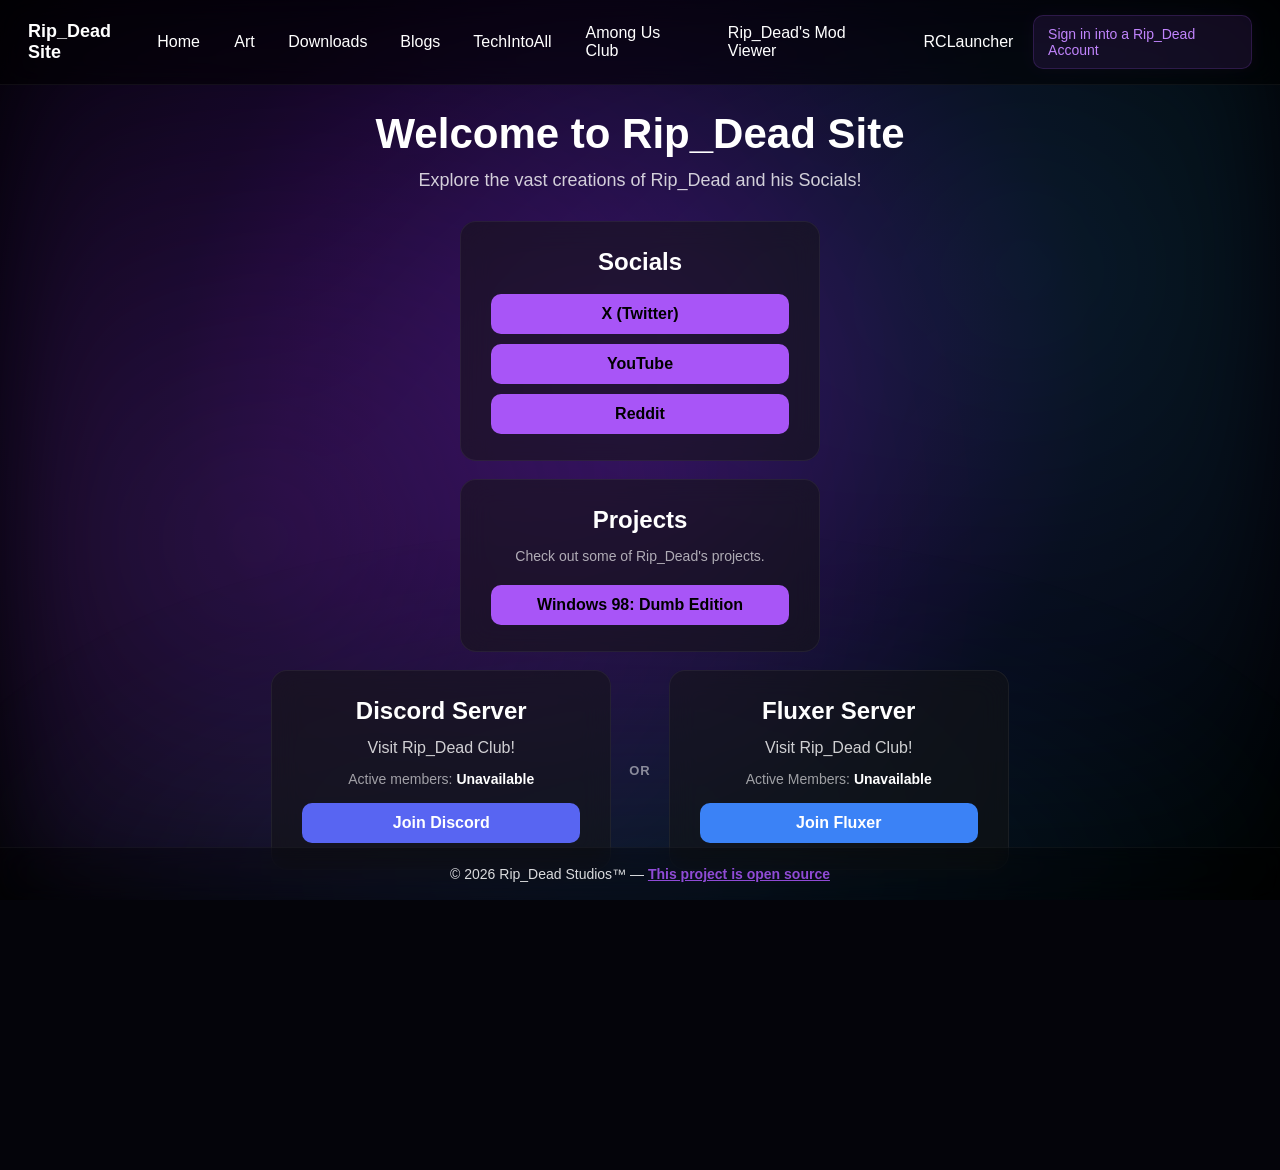
<file: index.html>
<!DOCTYPE html>
<html lang="en">

<head>

    <meta charset="UTF-8">

    <meta
        name="viewport"
        content="width=device-width, initial-scale=1.0"
    >

    <title>Rip_Dead Site</title>

    <link
        rel="icon"
        href="/favicon.ico"
    >

    <style>

        /* =========================================================
           GLOBAL
        ========================================================== */

        html,
        body {
            width: 100%;
            height: 100%;
            margin: 0;
            padding: 0;
            overflow-x: hidden;
        }

        html {
            background: #04040a;
        }

        body {
            font-family: "Segoe UI", sans-serif;
            color: #fff;
            min-height: 100vh;
            background: #04040a;
            opacity: 0;
            transform: translateY(60px);
            transition:
                opacity .6s ease,
                transform .6s ease;
        }

        body.void-enter {
            opacity: 1;
            transform: translateY(0);
        }

        body.void-exit {
            opacity: 0;
            transform: translateY(80px);
        }

        /* =========================================================
           VOID BACKGROUND
        ========================================================== */

        body::before {
            content: "";
            position: fixed;
            inset: 0;
            z-index: -3;
            pointer-events: none;
            background:
                radial-gradient(
                    circle at 50% 40%,
                    rgba(150, 0, 255, .30),
                    rgba(10, 0, 25, .85) 55%,
                    #000 100%
                );
        }

        body::after {
            content: "";
            position: fixed;
            inset: 0;
            z-index: -2;
            pointer-events: none;
            background:
                radial-gradient(
                    circle at 20% 60%,
                    rgba(168, 85, 247, .20),
                    transparent 60%
                ),
                radial-gradient(
                    circle at 80% 30%,
                    rgba(0, 255, 200, .10),
                    transparent 60%
                );
            filter: blur(50px);
        }

        .void-glow {
            position: fixed;
            left: -10%;
            bottom: -30%;
            width: 120%;
            height: 65vh;
            z-index: -1;
            pointer-events: none;
            background:
                radial-gradient(
                    ellipse,
                    rgba(0, 255, 200, .10),
                    transparent 65%
                );
            filter: blur(80px);
            animation:
                voidGlow
                10s
                ease-in-out
                infinite
                alternate;
        }

        @keyframes voidGlow {
            from {
                transform:
                    translateY(0)
                    scale(1);
            }

            to {
                transform:
                    translateY(-25px)
                    scale(1.05);
            }
        }

        /* =========================================================
           NAVBAR
        ========================================================== */

        .navbar {
            position: fixed;
            top: 0;
            left: 0;
            right: 0;
            z-index: 1000;
            display: flex;
            justify-content: space-between;
            align-items: center;
            padding: 14px 28px;
            box-sizing: border-box;
            background:
                rgba(0, 0, 0, .55);
            backdrop-filter:
                blur(14px);
            border-bottom:
                1px solid
                rgba(255, 255, 255, .05);
            transition:
                transform .3s ease;
        }

        .navbar.hidden {
            transform:
                translateY(-100%);
        }

        .nav-logo {
            font-weight: bold;
            font-size: 18px;
            color: #fff;
            text-decoration: none;
        }

        .nav-links {
            display: flex;
            gap: 8px;
            align-items: center;
        }

        .nav-links a {
            position: relative;
            display: inline-flex;
            align-items: center;
            justify-content: center;
            padding: 10px 14px;
            border-radius: 10px;
            color: #fff;
            text-decoration: none;
            font-weight: 500;
            transition: .25s;
            overflow: hidden;
        }

        .nav-links a:hover {
            background:
                rgba(168, 85, 247, .15);
            color:
                #c084fc;
        }

        .nav-links a.active {
            background:
                rgba(168, 85, 247, .25);
            box-shadow:
                0 0 12px
                rgba(168, 85, 247, .4);
        }

        .nav-links a::after {
            content: "";
            position: absolute;
            bottom: 4px;
            left: 50%;
            width: 0%;
            height: 2px;
            background:
                #a855f7;
            transition:
                .3s ease;
            transform:
                translateX(-50%);
        }

        .nav-links a:hover::after {
            width: 70%;
        }

        /* =========================================================
           ACCOUNT CONTROLS
        ========================================================== */

        .account-controls {
            display: inline-flex;
            align-items: center;
            gap: 7px;
        }

        /* =========================================================
           RIP_DEAD ACCOUNT NAVBAR
        ========================================================== */

        .account-nav {
            display: inline-flex;
            align-items: center;
            justify-content: center;
            gap: 9px;
            min-height: 40px;
            padding: 6px 12px;
            box-sizing: border-box;
            border-radius: 12px;
            color: #fff;
            text-decoration: none;
            font-size: 14px;
            font-weight: 600;
            background:
                rgba(168, 85, 247, .10);
            border:
                1px solid
                rgba(168, 85, 247, .18);
            box-shadow:
                0 0 18px
                rgba(168, 85, 247, .04);
            transition:
                background .25s ease,
                border-color .25s ease,
                box-shadow .25s ease,
                transform .25s ease;
        }

        .account-nav:hover {
            background:
                rgba(168, 85, 247, .18);
            border-color:
                rgba(168, 85, 247, .35);
            box-shadow:
                0 0 22px
                rgba(168, 85, 247, .18);
            transform:
                translateY(-1px);
        }

        .account-nav.sign-in {
            color:
                #c084fc;
        }

        .account-nav.logged-in {
            padding:
                5px 11px 5px 6px;
        }

        .account-avatar {
            width: 30px;
            height: 30px;
            flex: 0 0 30px;
            border-radius: 50%;
            overflow: hidden;
            background:
                linear-gradient(
                    145deg,
                    rgba(168, 85, 247, .35),
                    rgba(0, 255, 213, .12)
                );
            border:
                1px solid
                rgba(255, 255, 255, .10);
            box-shadow:
                0 0 14px
                rgba(168, 85, 247, .16);
            display: flex;
            align-items: center;
            justify-content: center;
        }

        .account-avatar img {
            display: block;
            width: 100%;
            height: 100%;
            max-width: 100%;
            max-height: 100%;
            object-fit: cover;
            object-position: center;
            border-radius: 50%;
        }

        .account-avatar.empty::before {
            content: "";
            width: 11px;
            height: 11px;
            border-radius: 50%;
            background:
                rgba(255, 255, 255, .75);
            box-shadow:
                0 10px 0 5px
                rgba(255, 255, 255, .35);
        }

        .account-name {
            max-width: 150px;
            overflow: hidden;
            text-overflow: ellipsis;
            white-space: nowrap;
        }

        /* =========================================================
           VERIFICATION BADGE
        ========================================================== */

        .verification-badge {
            display: inline-flex;
            align-items: center;
            justify-content: center;
            width: 15px;
            height: 15px;
            flex: 0 0 15px;
            margin-left: -3px;
            border-radius: 50%;
            background:
                #a855f7;
            color:
                #fff;
            font-size: 10px;
            font-weight: 800;
            line-height: 1;
            box-shadow:
                0 0 10px
                rgba(168, 85, 247, .45);
            vertical-align: middle;
        }

        /* =========================================================
           LOGOUT BUTTON
        ========================================================== */

        .account-logout {
            display: none;
            align-items: center;
            justify-content: center;
            min-height: 40px;
            padding: 6px 12px;
            box-sizing: border-box;
            border-radius: 12px;
            color: #fff;
            background:
                rgba(255, 70, 100, .08);
            border:
                1px solid
                rgba(255, 90, 120, .18);
            font-family: inherit;
            font-size: 14px;
            font-weight: 600;
            cursor: pointer;
            transition:
                background .25s ease,
                border-color .25s ease,
                box-shadow .25s ease,
                transform .25s ease,
                opacity .25s ease;
        }

        .account-logout.visible {
            display: inline-flex;
        }

        .account-logout:hover {
            background:
                rgba(255, 70, 100, .16);
            border-color:
                rgba(255, 90, 120, .35);
            box-shadow:
                0 0 20px
                rgba(255, 70, 100, .14);
            transform:
                translateY(-1px);
        }

        .account-logout:disabled {
            opacity: .6;
            cursor: wait;
            transform: none;
        }

        /* =========================================================
           MAIN
        ========================================================== */

        .main-content {
            position: relative;
            width: 100%;
            min-height: 100vh;
            box-sizing: border-box;
            display: flex;
            flex-direction: column;
            align-items: center;
            padding:
                110px 20px 90px;
            text-align: center;
        }

        /* =========================================================
           HERO
        ========================================================== */

        .hero {
            width: 100%;
            text-align: center;
        }

        .hero h1 {
            margin: 0;
            font-size:
                clamp(30px, 5vw, 42px);
            line-height:
                1.15;
        }

        .hero p {
            margin:
                12px 0 0;
            font-size:
                18px;
            opacity:
                .8;
        }

        /* =========================================================
           CARDS
        ========================================================== */

        .container {
            width: 100%;
            display: flex;
            flex-direction: column;
            align-items: center;
            gap: 18px;
            margin-top: 30px;
        }

        .card {
            width: 360px;
            max-width:
                calc(100vw - 40px);
            padding:
                26px 30px;
            box-sizing: border-box;
            background:
                rgba(20, 20, 20, .55);
            backdrop-filter:
                blur(14px);
            border-radius:
                16px;
            text-align:
                center;
            border:
                1px solid
                rgba(255, 255, 255, .06);
            transition:
                .3s;
        }

        .card:hover {
            transform:
                translateY(-8px);
            box-shadow:
                0 0 35px
                rgba(168, 85, 247, .25);
        }

        .card h2 {
            margin:
                0 0 18px;
        }

        .buttons {
            display:
                flex;
            flex-direction:
                column;
            gap:
                10px;
        }

        .btn {
            padding:
                11px;
            border-radius:
                10px;
            background:
                #a855f7;
            color:
                #000;
            font-weight:
                bold;
            text-decoration:
                none;
            transition:
                .25s;
        }

        .btn:hover {
            background:
                #c084fc;
            box-shadow:
                0 0 18px
                rgba(168, 85, 247, .6);
        }

        /* =========================================================
           PROJECTS
        ========================================================== */

        .project-card {
            position: relative;
        }

        .project-description {
            margin:
                -6px 0 18px;
            color:
                rgba(255, 255, 255, .65);
            font-size:
                14px;
            line-height:
                1.5;
        }

        /* =========================================================
           COMMUNITY
        ========================================================== */

        .community-section {
            width: 100%;
            display: flex;
            align-items: center;
            justify-content: center;
            gap:
                18px;
        }

        .community-card {
            width:
                340px;
        }

        .community-description {
            margin:
                -4px 0 0;
            opacity:
                .8;
            font-size:
                16px;
        }

        .community-members {
            margin-top:
                14px;
            margin-bottom:
                16px;
            font-size:
                14px;
            color:
                rgba(255, 255, 255, .6);
        }

        .community-members strong {
            color:
                #fff;
        }

        .community-or {
            display:
                flex;
            align-items:
                center;
            justify-content:
                center;
            font-size:
                13px;
            font-weight:
                bold;
            letter-spacing:
                1px;
            color:
                rgba(255, 255, 255, .5);
        }

        /* =========================================================
           DISCORD
        ========================================================== */

        .discord-btn {
            background:
                #5865F2;
            color:
                #fff;
        }

        .discord-btn:hover {
            background:
                #7289da;
            box-shadow:
                0 0 20px
                rgba(88, 101, 242, .55);
        }

        /* =========================================================
           FLUXER
        ========================================================== */

        .fluxer-btn {
            background:
                #3b82f6;
            color:
                #fff;
        }

        .fluxer-btn:hover {
            background:
                #60a5fa;
            box-shadow:
                0 0 20px
                rgba(59, 130, 246, .55);
        }

        /* =========================================================
           FOOTER
        ========================================================== */

        footer {
            position: fixed;
            left: 0;
            right: 0;
            bottom: 0;
            z-index: 500;
            box-sizing: border-box;
            text-align: center;
            padding:
                18px 25px;
            background:
                rgba(0, 0, 0, .35);
            backdrop-filter:
                blur(12px);
            border-top:
                1px solid
                rgba(255, 255, 255, .05);
            font-size:
                14px;
            opacity:
                .85;
        }

        footer a {
            color:
                #a855f7;
            text-decoration:
                none;
            font-weight:
                bold;
        }

        footer a:hover {
            color:
                #c084fc;
            text-shadow:
                0 0 12px
                rgba(168, 85, 247, .5);
        }

        /* =========================================================
           RESPONSIVE
        ========================================================== */

        @media (max-width: 900px) {

            .community-section {
                gap:
                    10px;
            }

            .community-card {
                width:
                    310px;
            }

        }

        @media (max-width: 700px) {

            .navbar {
                flex-direction:
                    column;
                gap:
                    7px;
                padding:
                    9px 12px;
            }

            .nav-links {
                flex-wrap:
                    wrap;
                justify-content:
                    center;
                gap:
                    3px;
            }

            .nav-links a {
                padding:
                    7px 9px;
                font-size:
                    13px;
            }

            .account-controls {
                gap:
                    4px;
            }

            .account-nav {
                min-height:
                    34px;
                padding:
                    5px 9px;
                font-size:
                    12px;
            }

            .account-nav.logged-in {
                padding:
                    4px 9px 4px 5px;
            }

            .account-avatar {
                width:
                    25px;
                height:
                    25px;
                flex:
                    0 0 25px;
            }

            .account-name {
                max-width:
                    120px;
            }

            .verification-badge {
                width:
                    13px;
                height:
                    13px;
                flex:
                    0 0 13px;
                font-size:
                    9px;
            }

            .account-logout {
                min-height:
                    34px;
                padding:
                    5px 9px;
                font-size:
                    12px;
            }

            .main-content {
                padding:
                    118px 15px 68px;
            }

            .hero h1 {
                font-size:
                    29px;
            }

            .hero p {
                font-size:
                    14px;
                margin-top:
                    7px;
            }

            .container {
                gap:
                    10px;
                margin-top:
                    18px;
            }

            .card {
                width:
                    340px;
                padding:
                    16px 22px;
            }

            .card h2 {
                margin-bottom:
                    10px;
            }

            .buttons {
                gap:
                    7px;
            }

            .btn {
                padding:
                    8px;
            }

            footer {
                padding:
                    9px 15px;
                font-size:
                    12px;
            }

        }

        @media (max-width: 650px) {

            .community-section {
                flex-direction:
                    column;
                gap:
                    8px;
            }

            .community-or {
                padding:
                    2px 0;
            }

            .community-card {
                width:
                    340px;
                max-width:
                    calc(100vw - 40px);
            }

        }

        @media (max-height: 700px) {

            .main-content {
                padding:
                    92px 15px 58px;
            }

            .hero h1 {
                font-size:
                    28px;
            }

            .hero p {
                font-size:
                    13px;
                margin-top:
                    5px;
            }

            .container {
                margin-top:
                    12px;
                gap:
                    8px;
            }

            .card {
                padding:
                    12px 20px;
            }

            .card h2 {
                margin-bottom:
                    7px;
            }

            .buttons {
                gap:
                    5px;
            }

            .btn {
                padding:
                    7px;
            }

            .community-members {
                margin-top:
                    5px;
                margin-bottom:
                    6px;
            }

            footer {
                padding:
                    7px 12px;
                font-size:
                    11px;
            }

        }

        @media (prefers-reduced-motion: reduce) {

            *,
            *::before,
            *::after {
                animation-duration:
                    .01ms !important;
                animation-iteration-count:
                    1 !important;
                transition-duration:
                    .01ms !important;
            }

        }

    </style>

</head>

<body>

    <div class="void-glow"></div>

    <!-- =======================================================
         NAVBAR
    ======================================================== -->

    <div
        class="navbar"
        id="navbar"
    >

        <a
            class="nav-logo"
            href="/"
        >
            Rip_Dead Site
        </a>

        <div class="nav-links">

            <a
                href="/"
                data-page="home"
            >
                Home
            </a>

            <a
                href="/art/"
                data-page="art"
            >
                Art
            </a>

            <a
                href="/downloads/"
                data-page="downloads"
            >
                Downloads
            </a>

            <a
                href="/blogs/"
                data-page="blogs"
            >
                Blogs
            </a>

            <a
                href="/techintoall/"
                data-page="techintoall"
            >
                TechIntoAll
            </a>

            <a
                href="/auclub/"
                data-page="auclub"
            >
                Among Us Club
            </a>

            <a
                href="/mcmodviewer/"
                data-page="mcmodviewer"
            >
                Rip_Dead's Mod Viewer
            </a>

           <a
                href="/rclauncher/"
                data-page="rclauncher"
            >
                RCLauncher
            </a>
            
            <!-- =================================================
                 RIP_DEAD ACCOUNT
            ================================================== -->

            <div class="account-controls">

                <a
                    id="accountNav"
                    class="account-nav sign-in"
                    href="https://account.ripdead.de5.net/login/"
                >

                    <span id="accountNavText">
                        Sign in into a Rip_Dead Account
                    </span>

                </a>

                <button
                    id="accountLogout"
                    class="account-logout"
                    type="button"
                    aria-label="Log out of Rip_Dead Account"
                >
                    Log Out
                </button>

            </div>

        </div>

    </div>

    <!-- =======================================================
         MAIN
    ======================================================== -->

    <main class="main-content">

        <section class="hero">

            <h1>
                Welcome to Rip_Dead Site
            </h1>

            <p>
                Explore the vast creations of Rip_Dead and his Socials!
            </p>

        </section>

        <div class="container">

            <!-- ===================================================
                 SOCIALS
            ==================================================== -->

            <div class="card">

                <h2>
                    Socials
                </h2>

                <div class="buttons">

                    <a
                        class="btn"
                        href="https://x.com/rip_dead32"
                        target="_blank"
                        rel="noopener noreferrer"
                    >
                        X (Twitter)
                    </a>

                    <a
                        class="btn"
                        href="https://www.youtube.com/@im_rip32"
                        target="_blank"
                        rel="noopener noreferrer"
                    >
                        YouTube
                    </a>

                    <a
                        class="btn"
                        href="https://www.reddit.com/u/rip_dead32/"
                        target="_blank"
                        rel="noopener noreferrer"
                    >
                        Reddit
                    </a>

                </div>

            </div>

            <!-- ===================================================
                 PROJECTS
            ==================================================== -->

            <div class="card project-card">

                <h2>
                    Projects
                </h2>

                <p class="project-description">
                    Check out some of Rip_Dead's projects.
                </p>

                <div class="buttons">

                    <a
                        class="btn"
                        href="/win98/"
                        rel="noopener noreferrer"
                    >
                        Windows 98: Dumb Edition
                    </a>

                </div>

            </div>

            <!-- ===================================================
                 DISCORD / FLUXER
            ==================================================== -->

            <div class="community-section">

                <!-- DISCORD -->

                <div class="card community-card">

                    <h2>
                        Discord Server
                    </h2>

                    <p class="community-description">
                        Visit Rip_Dead Club!
                    </p>

                    <div class="community-members">

                        Active members:

                        <strong id="discordMemberCount">
                            Loading...
                        </strong>

                    </div>

                    <div class="buttons">

                        <a
                            class="btn discord-btn"
                            href="https://discord.gg/A9Ap8Tp2jb"
                            target="_blank"
                            rel="noopener noreferrer"
                        >
                            Join Discord
                        </a>

                    </div>

                </div>

                <!-- OR -->

                <div class="community-or">
                    OR
                </div>

                <!-- FLUXER -->

                <div class="card community-card">

                    <h2>
                        Fluxer Server
                    </h2>

                    <p class="community-description">
                        Visit Rip_Dead Club!
                    </p>

                    <div class="community-members">

                        Active Members:

                        <strong id="fluxerMemberCount">
                            Unavailable
                        </strong>

                    </div>

                    <div class="buttons">

                        <a
                            class="btn fluxer-btn"
                            href="https://fluxer.gg/KUmN9sIw"
                            target="_blank"
                            rel="noopener noreferrer"
                        >
                            Join Fluxer
                        </a>

                    </div>

                </div>

            </div>

        </div>

    </main>

    <!-- =======================================================
         FOOTER
    ======================================================== -->

    <footer>

        © 2026 Rip_Dead Studios™ —

        <a
            href="https://github.com/ripdead32/Rip_Dead-Site"
            target="_blank"
            rel="noopener noreferrer"
        >

            <u>
                <strong>
                    This project is open source
                </strong>
            </u>

        </a>

    </footer>

    <script>

        /* =========================================================
           RIP_DEAD SITE SESSION
        ========================================================== */

        const SITE_SESSION_KEY =
            "ripdead_site_session";

        const SITE_SESSION_EXPIRES_KEY =
            "ripdead_site_session_expires";

        const SITE_SESSION_FUNCTION =
            "https://vcwfgyikbvfzgqiljmry.supabase.co/functions/v1/site-session";

        const SITE_SESSION_LOGOUT_FUNCTION =
            "https://vcwfgyikbvfzgqiljmry.supabase.co/functions/v1/site-session-logout";


        /* =========================================================
           ACCOUNT NAV
        ========================================================== */

        const accountNav =
            document.getElementById(
                "accountNav"
            );

        const accountLogout =
            document.getElementById(
                "accountLogout"
            );


        /* =========================================================
           CREATE NAVBAR AVATAR
        ========================================================== */

        function createNavbarAvatar(profile) {

            const avatar =
                document.createElement(
                    "span"
                );

            avatar.className =
                "account-avatar empty";

            if (
                profile &&
                profile.avatar_url
            ) {

                const image =
                    document.createElement(
                        "img"
                    );

                image.src =
                    profile.avatar_url;

                image.alt = "";

                image.addEventListener(
                    "error",
                    () => {
                        image.remove();
                    }
                );

                avatar.appendChild(
                    image
                );

            }

            return avatar;

        }


        /* =========================================================
           CREATE VERIFICATION BADGE
        ========================================================== */

        function createVerificationBadge(profile) {

            if (
                !profile ||
                profile.is_verified !== true
            ) {
                return null;
            }

            const badge =
                document.createElement(
                    "span"
                );

            badge.className =
                "verification-badge";

            badge.textContent =
                "✓";

            badge.title =
                "Verified Rip_Dead Account";

            badge.setAttribute(
                "aria-label",
                "Verified Rip_Dead Account"
            );

            return badge;

        }


        /* =========================================================
           CLEAR SITE SESSION
        ========================================================== */

        function clearSiteSession() {

            localStorage.removeItem(
                SITE_SESSION_KEY
            );

            localStorage.removeItem(
                SITE_SESSION_EXPIRES_KEY
            );

        }


        /* =========================================================
           GET SITE SESSION
        ========================================================== */

        async function getRipDeadSiteSession() {

            const token =
                localStorage.getItem(
                    SITE_SESSION_KEY
                );

            if (!token) {
                return null;
            }

            /*
             * Check local expiration first.
             */

            const storedExpiration =
                localStorage.getItem(
                    SITE_SESSION_EXPIRES_KEY
                );

            if (storedExpiration) {

                const expiration =
                    new Date(
                        storedExpiration
                    ).getTime();

                if (
                    Number.isFinite(expiration) &&
                    expiration <= Date.now()
                ) {

                    clearSiteSession();

                    return null;

                }

            }

            /*
             * Validate the session
             * with the Edge Function.
             */

            try {

                const response =
                    await fetch(
                        SITE_SESSION_FUNCTION,
                        {
                            method: "POST",

                            headers: {
                                "Content-Type":
                                    "application/json"
                            },

                            body:
                                JSON.stringify({
                                    token
                                })
                        }
                    );

                let result = null;

                try {

                    result =
                        await response.json();

                } catch {

                    result = null;

                }

                if (
                    !response.ok ||
                    !result ||
                    !result.success
                ) {

                    clearSiteSession();

                    return null;

                }

                /*
                 * Keep expiration synchronized.
                 */

                if (result.expires_at) {

                    localStorage.setItem(
                        SITE_SESSION_EXPIRES_KEY,
                        result.expires_at
                    );

                }

                return result;

            } catch (error) {

                console.error(
                    "[Rip_Dead Account] Could not validate site session:",
                    error
                );

                /*
                 * Don't destroy a session merely because
                 * the network temporarily failed.
                 */

                return null;

            }

        }


        /* =========================================================
           SIGN-IN URL
        ========================================================== */

        function getSignInUrl() {

            const params =
                new URLSearchParams({

                    client_id:
                        "ripdead-site",

                    redirect_uri:
                        "https://ripdead.de5.net/auth/callback/",

                    response_type:
                        "code",

                    scope:
                        "profile",

                    state:
                        crypto.randomUUID()

                });

            return (
                "https://account.ripdead.de5.net/authorize/?" +
                params.toString()
            );

        }


        /* =========================================================
           RESET ACCOUNT NAV
        ========================================================== */

        function resetAccountNavbar() {

            accountNav.classList.remove(
                "logged-in"
            );

            accountNav.classList.add(
                "sign-in"
            );

            accountNav.href =
                getSignInUrl();

            accountNav.innerHTML = "";

            const text =
                document.createElement(
                    "span"
                );

            text.textContent =
                "Sign in into a Rip_Dead Account";

            accountNav.appendChild(
                text
            );

            accountLogout.classList.remove(
                "visible"
            );

            accountLogout.disabled = false;

            accountLogout.textContent =
                "Log Out";

        }


        /* =========================================================
           LOG OUT OF RIP_DEAD SITE
        ========================================================== */

        async function logoutSiteSession() {

            if (
                accountLogout.disabled
            ) {
                return;
            }

            const token =
                localStorage.getItem(
                    SITE_SESSION_KEY
                );

            accountLogout.disabled = true;

            accountLogout.textContent =
                "Logging out...";

            try {

                if (token) {

                    const response =
                        await fetch(
                            SITE_SESSION_LOGOUT_FUNCTION,
                            {
                                method: "POST",

                                headers: {
                                    "Content-Type":
                                        "application/json"
                                },

                                body:
                                    JSON.stringify({
                                        token
                                    })
                            }
                        );

                    if (!response.ok) {

                        console.warn(
                            "[Rip_Dead Site] Logout endpoint returned:",
                            response.status
                        );

                    }

                }

            } catch (error) {

                console.error(
                    "[Rip_Dead Site] Logout request failed:",
                    error
                );

            } finally {

                /*
                 * Always clear the local session.
                 *
                 * Even if the network request fails,
                 * the browser should no longer consider
                 * itself logged in.
                 */

                clearSiteSession();

                resetAccountNavbar();

                /*
                 * Return to the normal signed-out
                 * state without requiring a full page
                 * navigation.
                 */

                window.location.reload();

            }

        }


        /* =========================================================
           ACCOUNT NAVBAR
        ========================================================== */

        async function loadAccountNavbar() {

            if (!accountNav) {
                return;
            }

            resetAccountNavbar();

            /*
             * Now check whether the user has
             * a Rip_Dead Site session.
             */

            const session =
                await getRipDeadSiteSession();

            if (!session) {
                return;
            }

            /*
             * Logged in.
             */

            const profile =
                session.profile || null;

            const displayName =
                profile?.display_name ||
                profile?.username ||
                "Rip_Dead Account";

            accountNav.classList.remove(
                "sign-in"
            );

            accountNav.classList.add(
                "logged-in"
            );

            accountNav.href =
                "https://account.ripdead.de5.net/account/";

            accountNav.innerHTML = "";

            const avatar =
                createNavbarAvatar(
                    profile
                );

            const name =
                document.createElement(
                    "span"
                );

            name.className =
                "account-name";

            name.textContent =
                displayName;

            accountNav.appendChild(
                avatar
            );

            accountNav.appendChild(
                name
            );

            /*
             * Show the verification badge only when
             * the authenticated profile is verified.
             */

            const verificationBadge =
                createVerificationBadge(
                    profile
                );

            if (verificationBadge) {

                accountNav.appendChild(
                    verificationBadge
                );

            }

            /*
             * Show logout button.
             */

            accountLogout.classList.add(
                "visible"
            );

        }


        /* =========================================================
           DISCORD MEMBER COUNT
        ========================================================== */

        async function loadDiscordMembers() {

            const memberCount =
                document.getElementById(
                    "discordMemberCount"
                );

            if (!memberCount) {
                return;
            }

            try {

                const response =
                    await fetch(
                        "https://discord.com/api/v10/invites/A9Ap8Tp2jb?with_counts=true"
                    );

                if (!response.ok) {

                    throw new Error(
                        "Discord invite request failed"
                    );

                }

                const data =
                    await response.json();

                const count =
                    data.approximate_presence_count;

                if (
                    typeof count === "number"
                ) {

                    memberCount.textContent =
                        count.toLocaleString();

                } else {

                    memberCount.textContent =
                        "Unavailable";

                }

            } catch (error) {

                console.error(
                    "Could not load Discord member count:",
                    error
                );

                memberCount.textContent =
                    "Unavailable";

            }

        }


        /* =========================================================
           PAGE TRANSITIONS
        ========================================================== */

        document
            .querySelectorAll("a")
            .forEach(
                a => {

                    a.addEventListener(
                        "click",
                        e => {

                            if (
                                a.target === "_blank"
                            ) {
                                return;
                            }

                            const destination =
                                new URL(
                                    a.href,
                                    window.location.href
                                );

                            /*
                             * External links should
                             * navigate normally.
                             */

                            if (
                                destination.origin !==
                                window.location.origin
                            ) {
                                return;
                            }

                            /*
                             * Don't animate links that
                             * point to the current page.
                             */

                            if (
                                destination.href ===
                                window.location.href
                            ) {
                                return;
                            }

                            e.preventDefault();

                            document.body.classList.add(
                                "void-exit"
                            );

                            setTimeout(
                                () => {

                                    window.location.href =
                                        destination.href;

                                },
                                500
                            );

                        }
                    );

                }
            );


        /* =========================================================
           LOGOUT BUTTON EVENT
        ========================================================== */

        if (accountLogout) {

            accountLogout.addEventListener(
                "click",
                logoutSiteSession
            );

        }


        /* =========================================================
           ACTIVE NAV
        ========================================================== */

        function setActiveNav() {

            const path =
                window.location.pathname;

            document
                .querySelectorAll(
                    ".nav-links a[data-page]"
                )
                .forEach(
                    a => {

                        const page =
                            a.dataset.page;

                        if (
                            path === "/" &&
                            page === "home"
                        ) {

                            a.classList.add(
                                "active"
                            );

                        }

                        if (
                            path.includes("/art") &&
                            page === "art"
                        ) {

                            a.classList.add(
                                "active"
                            );

                        }

                        if (
                            path.includes("/downloads") &&
                            page === "downloads"
                        ) {

                            a.classList.add(
                                "active"
                            );

                        }

                        if (
                            path.includes("/blogs") &&
                            page === "blogs"
                        ) {

                            a.classList.add(
                                "active"
                            );

                        }

                        if (
                            path.includes("/techintoall") &&
                            page === "techintoall"
                        ) {

                            a.classList.add(
                                "active"
                            );

                        }

                        if (
                            path.includes("/auclub") &&
                            page === "auclub"
                        ) {

                            a.classList.add(
                                "active"
                            );

                        }

                    }
                );

        }


        /* =========================================================
           SCROLL HIDE NAVBAR
        ========================================================== */

        let lastScroll = 0;

        const navbar =
            document.getElementById(
                "navbar"
            );

        window.addEventListener(
            "scroll",
            () => {

                const current =
                    window.pageYOffset;

                if (
                    current > lastScroll &&
                    current > 80
                ) {

                    navbar.classList.add(
                        "hidden"
                    );

                } else {

                    navbar.classList.remove(
                        "hidden"
                    );

                }

                lastScroll =
                    current;

            }
        );


        /* =========================================================
           PAGE LOAD
        ========================================================== */

        window.addEventListener(
            "DOMContentLoaded",
            () => {

                document.body.classList.add(
                    "void-enter"
                );

                setActiveNav();

                loadDiscordMembers();

                loadAccountNavbar();

            }
        );


        /* =========================================================
           CONSOLE
        ========================================================== */

        console.log(
            "%cSTOP! DO NOT INSERT ANYTHING HERE! IT COULD BREAK THE SITE!",
            "color:#fff;background:#a855f7;padding:6px;border-radius:6px;"
        );

        console.log(
            "%cRip_Dead Site • VoidUI",
            "color:#a855f7;font-weight:bold;font-size:15px;"
        );

        console.log(
            "%cRip_Dead Account integration initialized.",
            "color:#00ffd5;font-weight:bold;"
        );

    </script>

</body>

</html>
</file>
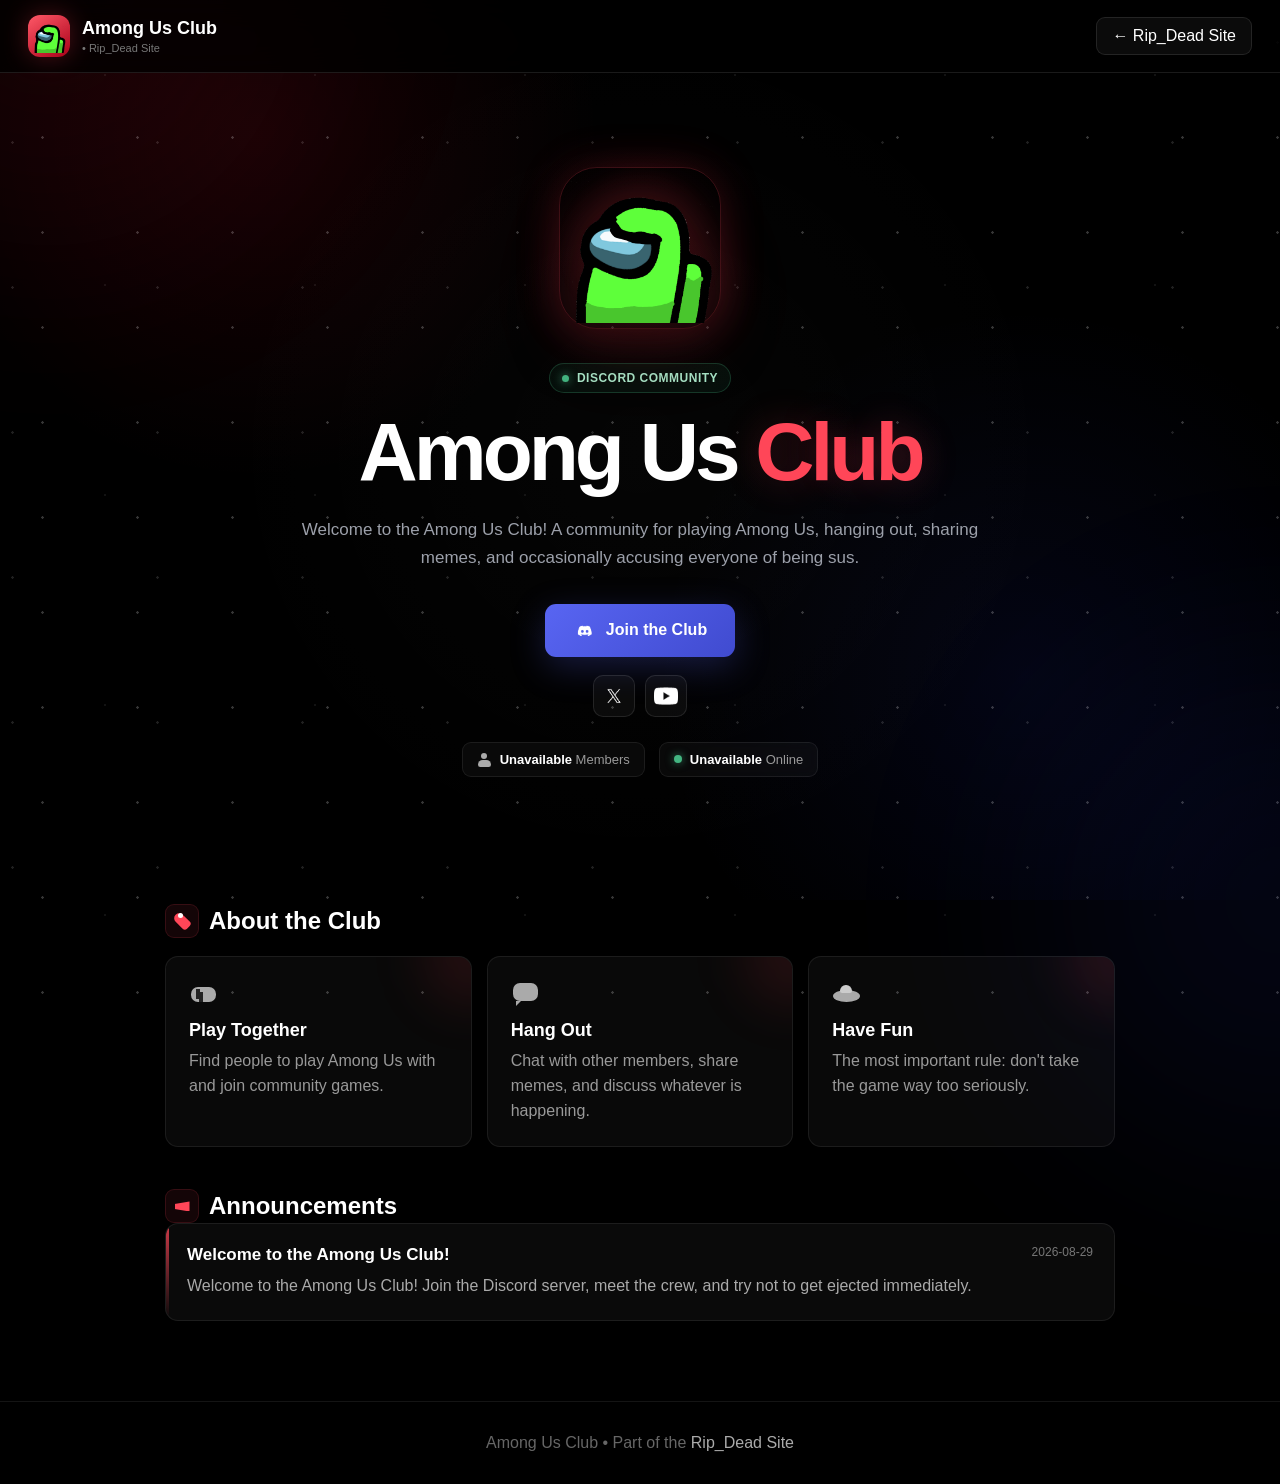
<file: auclub/index.html>
<!DOCTYPE html>
<html lang="en">
<head>
    <meta charset="UTF-8">
    <meta name="viewport" content="width=device-width, initial-scale=1.0">

    <title>Among Us Club | Rip_Dead Site</title>

    <link rel="icon" type="image/x-icon" href="favicon.ico">

    <style>
        * {
            box-sizing: border-box;
        }

        :root {
            --red: #ff4658;
            --red-dark: #a90018;
            --discord: #5865f2;
            --text: #ffffff;
            --muted: #9ca0aa;
            --card: rgba(255, 255, 255, 0.045);
            --border: rgba(255, 255, 255, 0.10);
        }

        html {
            scroll-behavior: smooth;
        }

        body {
            margin: 0;
            min-height: 100vh;

            font-family:
                Arial,
                Helvetica,
                sans-serif;

            background: #000000;
            color: var(--text);

            overflow-x: hidden;
        }

        /* =====================================================
           SPACE BACKGROUND
           ===================================================== */

        body::before {
            content: "";

            position: fixed;
            inset: 0;

            z-index: -6;
            pointer-events: none;

            background:
                radial-gradient(
                    circle at 20% 15%,
                    rgba(255, 30, 55, 0.09),
                    transparent 27%
                ),

                radial-gradient(
                    circle at 80% 75%,
                    rgba(55, 75, 255, 0.08),
                    transparent 30%
                ),

                radial-gradient(
                    circle at 50% 50%,
                    rgba(255, 255, 255, 0.018),
                    transparent 55%
                ),

                #000000;
        }

        /*
            Moving star field.

            Multiple gradients are layered together so
            the background feels more like moving through
            space instead of just having a static pattern.
        */

        body::after {
            content: "";

            position: fixed;
            inset: -100px;

            z-index: -5;
            pointer-events: none;

            background-image:
                radial-gradient(
                    circle,
                    rgba(255,255,255,0.75) 1px,
                    transparent 1.5px
                ),
                radial-gradient(
                    circle,
                    rgba(255,255,255,0.45) 1px,
                    transparent 1.5px
                ),
                radial-gradient(
                    circle,
                    rgba(255,255,255,0.25) 1px,
                    transparent 1.5px
                );

            background-size:
                95px 95px,
                145px 145px,
                210px 210px;

            background-position:
                0 0,
                40px 25px,
                100px 70px;

            opacity: 0.28;

            animation:
                spaceMove 18s linear infinite;
        }

        @keyframes spaceMove {
            from {
                transform: translateX(0);
            }

            to {
                transform: translateX(190px);
            }
        }

        /* =====================================================
           AMBIENT GLOW
           ===================================================== */

        .ambient {
            position: fixed;

            width: 500px;
            height: 500px;

            border-radius: 50%;

            pointer-events: none;

            z-index: -4;

            filter: blur(120px);

            opacity: 0.07;

            animation:
                ambientFloat 11s ease-in-out infinite alternate;
        }

        .ambient.one {
            top: -250px;
            left: -200px;

            background: #ff203f;
        }

        .ambient.two {
            right: -250px;
            bottom: -250px;

            background: #344cff;

            animation-delay: -5s;
        }

        @keyframes ambientFloat {
            from {
                transform:
                    translate(
                        0,
                        0
                    );
            }

            to {
                transform:
                    translate(
                        45px,
                        35px
                    );
            }
        }

        /* =====================================================
           HEADER
           ===================================================== */

        header {
            width: 100%;

            padding:
                15px 28px;

            display: flex;
            align-items: center;
            justify-content: space-between;

            position: sticky;
            top: 0;

            z-index: 1000;

            background:
                rgba(0, 0, 0, 0.76);

            border-bottom:
                1px solid
                rgba(255,255,255,0.10);

            backdrop-filter:
                blur(16px);

            -webkit-backdrop-filter:
                blur(16px);
        }

        .brand {
            display: flex;
            align-items: center;

            gap: 12px;

            font-size: 18px;
            font-weight: 800;
        }

        .brand-icon {
            width: 42px;
            height: 42px;

            display: flex;
            align-items: center;
            justify-content: center;

            border-radius: 12px;

            background:
                linear-gradient(
                    145deg,
                    #ff5968,
                    #a90018
                );

            box-shadow:
                0 0 25px
                rgba(255,60,80,0.28);

            overflow: hidden;
        }

        .brand-icon img {
            width: 34px;
            height: 34px;

            object-fit: contain;

            image-rendering:
                auto;
        }

        .brand-text span {
            display: block;

            margin-top: 3px;

            color: #777;

            font-size: 11px;
            font-weight: 500;
        }

        .back-button {
            color: white;

            text-decoration: none;

            padding:
                9px 15px;

            border:
                1px solid
                var(--border);

            border-radius: 9px;

            background:
                rgba(255,255,255,0.045);

            transition:
                background 0.2s,
                transform 0.2s,
                border-color 0.2s;
        }

        .back-button:hover {
            background:
                rgba(255,255,255,0.10);

            border-color:
                rgba(255,255,255,0.20);

            transform:
                translateY(-2px);
        }

        /* =====================================================
           HERO
           ===================================================== */

        .hero {
            max-width: 1100px;

            margin: 0 auto;

            padding:
                90px 25px
                75px;

            text-align: center;
        }

        .hero-icon-wrapper {
            width: 170px;
            height: 170px;

            margin:
                0 auto 30px;

            display: flex;
            align-items: center;
            justify-content: center;

            position: relative;

            border-radius: 42px;

            background:
                radial-gradient(
                    circle,
                    rgba(255,65,85,0.15),
                    transparent 70%
                );

            animation:
                iconFloat 4s ease-in-out infinite;
        }

        .hero-icon-wrapper::before {
            content: "";

            position: absolute;

            inset: 4px;

            border-radius: 38px;

            border:
                1px solid
                rgba(255,70,90,0.22);

            box-shadow:
                0 0 45px
                rgba(255,55,80,0.20);

            animation:
                iconPulse 3s ease-in-out infinite;
        }

        .hero-icon {
            width: 150px;
            height: 150px;

            object-fit: contain;

            position: relative;
            z-index: 2;

            image-rendering:
                auto;

            filter:
                drop-shadow(
                    0 12px 30px
                    rgba(0,0,0,0.5)
                )

                drop-shadow(
                    0 0 25px
                    rgba(255,50,70,0.30)
                );
        }

        @keyframes iconFloat {
            0%,
            100% {
                transform:
                    translateY(0);
            }

            50% {
                transform:
                    translateY(-10px);
            }
        }

        @keyframes iconPulse {
            0%,
            100% {
                opacity: 0.5;

                transform:
                    scale(1);
            }

            50% {
                opacity: 1;

                transform:
                    scale(1.035);
            }
        }

        .status-badge {
            display: inline-flex;
            align-items: center;

            gap: 8px;

            margin-bottom: 20px;

            padding:
                7px 12px;

            border:
                1px solid
                rgba(67,181,129,0.25);

            border-radius: 999px;

            background:
                rgba(67,181,129,0.07);

            color: #a9e7c9;

            font-size: 12px;
            font-weight: 700;

            letter-spacing:
                0.5px;

            text-transform:
                uppercase;
        }

        .status-dot {
            width: 7px;
            height: 7px;

            border-radius: 50%;

            background: #43b581;

            box-shadow:
                0 0 10px
                rgba(67,181,129,0.8);

            animation:
                statusPulse 2s ease-in-out infinite;
        }

        @keyframes statusPulse {
            0%,
            100% {
                opacity: 1;
            }

            50% {
                opacity: 0.35;
            }
        }

        .hero h1 {
            margin: 0;

            font-size:
                clamp(
                    45px,
                    8vw,
                    82px
                );

            line-height: 0.95;

            letter-spacing:
                -4px;
        }

        .hero h1 span {
            color: var(--red);

            text-shadow:
                0 0 35px
                rgba(255,70,90,0.25);
        }

        .hero p {
            max-width: 680px;

            margin:
                25px auto 32px;

            color: var(--muted);

            font-size: 17px;

            line-height: 1.65;
        }

        /* =====================================================
           JOIN BUTTON
           ===================================================== */

        .join-button {
            display: inline-flex;
            align-items: center;
            justify-content: center;

            gap: 10px;

            padding:
                15px 28px;

            border-radius: 11px;

            color: white;

            text-decoration: none;

            font-size: 16px;
            font-weight: 800;

            background:
                linear-gradient(
                    135deg,
                    #5865f2,
                    #404bd0
                );

            box-shadow:
                0 10px 35px
                rgba(88,101,242,0.25);

            transition:
                transform 0.2s,
                box-shadow 0.2s,
                filter 0.2s;
        }

        .join-button img {
            width: 23px;
            height: 23px;

            object-fit: contain;

            image-rendering:
                auto;

            flex-shrink: 0;
        }

        .join-button:hover {
            transform:
                translateY(-4px);

            filter:
                brightness(1.08);

            box-shadow:
                0 15px 45px
                rgba(88,101,242,0.40);
        }

        .join-button:active {
            transform:
                translateY(-1px);
        }

        /* =====================================================
           SOCIALS
           ===================================================== */

        .socials {
            display: flex;
            align-items: center;
            justify-content: center;

            gap: 10px;

            margin-top: 18px;
        }

        .social-button {
            width: 42px;
            height: 42px;

            display: flex;
            align-items: center;
            justify-content: center;

            border-radius: 10px;

            border:
                1px solid
                rgba(255,255,255,0.10);

            background:
                rgba(255,255,255,0.04);

            transition:
                transform 0.2s,
                background 0.2s,
                border-color 0.2s,
                box-shadow 0.2s;
        }

        .social-button img {
            width: 24px;
            height: 24px;

            object-fit: contain;

            image-rendering:
                auto;
        }

        .social-button:hover {
            transform:
                translateY(-3px);

            background:
                rgba(255,255,255,0.09);

            border-color:
                rgba(255,255,255,0.20);

            box-shadow:
                0 8px 25px
                rgba(0,0,0,0.35);
        }

        /* =====================================================
           SERVER STATS
           ===================================================== */

        .server-stats {
            display: flex;

            justify-content: center;

            gap: 14px;

            margin-top: 25px;
        }

        .stat {
            display: flex;
            align-items: center;

            gap: 8px;

            padding:
                9px 14px;

            border:
                1px solid
                rgba(255,255,255,0.08);

            border-radius: 9px;

            background:
                rgba(255,255,255,0.035);

            color: #999;

            font-size: 13px;

            backdrop-filter:
                blur(8px);
        }

        .stat strong {
            color: white;
        }

        .online-dot {
            width: 8px;
            height: 8px;

            border-radius: 50%;

            background: #43b581;

            box-shadow:
                0 0 9px
                rgba(67,181,129,0.7);
        }

        .member-icon {
            width: 15px;
            height: 15px;

            display: block;

            position: relative;
        }

        .member-icon::before,
        .member-icon::after {
            content: "";

            position: absolute;

            border-radius: 50%;

            background: #aaa;
        }

        .member-icon::before {
            width: 6px;
            height: 6px;

            top: 1px;
            left: 4px;
        }

        .member-icon::after {
            width: 13px;
            height: 7px;

            bottom: 0;
            left: 1px;

            border-radius:
                8px 8px 4px 4px;
        }

        /* =====================================================
           CONTENT
           ===================================================== */

        .content {
            max-width: 1000px;

            margin: 0 auto;

            padding:
                10px 25px
                80px;
        }

        .section {
            margin-top: 42px;
        }

        .section-title {
            display: flex;
            align-items: center;

            gap: 10px;

            margin-bottom: 18px;
        }

        .section-title > span {
            width: 34px;
            height: 34px;

            display: flex;
            align-items: center;
            justify-content: center;

            border-radius: 9px;

            background:
                rgba(255,70,90,0.08);

            border:
                1px solid
                rgba(255,70,90,0.15);

            position: relative;
        }

        /* Rocket icon replacement */
        .section-title.about-title > span::before {
            content: "";

            width: 10px;
            height: 18px;

            border-radius:
                8px 8px 5px 5px;

            background:
                var(--red);

            transform:
                rotate(-45deg);
        }

        .section-title.about-title > span::after {
            content: "";

            position: absolute;

            width: 5px;
            height: 5px;

            border-radius: 50%;

            background: white;

            transform:
                translate(
                    -2px,
                    -5px
                );
        }

        /* Megaphone replacement */
        .section-title.announcement-title > span::before {
            content: "";

            width: 15px;
            height: 10px;

            background:
                var(--red);

            clip-path:
                polygon(
                    0 25%,
                    100% 0,
                    100% 100%,
                    0 75%
                );
        }

        .section-title h2 {
            margin: 0;

            font-size: 24px;
        }

        /* =====================================================
           CARDS
           ===================================================== */

        .card {
            background:
                linear-gradient(
                    145deg,
                    rgba(255,255,255,0.055),
                    rgba(255,255,255,0.025)
                );

            border:
                1px solid
                rgba(255,255,255,0.10);

            border-radius: 16px;

            padding: 22px;

            backdrop-filter:
                blur(12px);

            -webkit-backdrop-filter:
                blur(12px);

            box-shadow:
                0 15px 50px
                rgba(0,0,0,0.25);
        }

        .about-grid {
            display: grid;

            grid-template-columns:
                repeat(
                    auto-fit,
                    minmax(220px, 1fr)
                );

            gap: 15px;
        }

        .about-card {
            position: relative;

            overflow: hidden;

            padding: 23px;

            background:
                rgba(255,255,255,0.035);

            border:
                1px solid
                rgba(255,255,255,0.08);

            border-radius: 13px;

            transition:
                transform 0.25s,
                background 0.25s,
                border-color 0.25s;
        }

        .about-card::before {
            content: "";

            position: absolute;

            width: 100px;
            height: 100px;

            right: -50px;
            top: -50px;

            border-radius: 50%;

            background:
                rgba(255,60,80,0.10);

            filter:
                blur(25px);
        }

        .about-card:hover {
            transform:
                translateY(-5px);

            background:
                rgba(255,255,255,0.06);

            border-color:
                rgba(255,70,90,0.20);
        }

        .about-card .icon {
            width: 29px;
            height: 29px;

            margin-bottom: 11px;

            position: relative;
        }

        /* Game controller */
        .controller-icon::before {
            content: "";

            position: absolute;

            width: 25px;
            height: 15px;

            left: 2px;
            top: 7px;

            border-radius:
                7px;

            background:
                #aaa;
        }

        .controller-icon::after {
            content: "";

            position: absolute;

            width: 4px;
            height: 10px;

            left: 7px;
            top: 9px;

            background:
                #222;

            box-shadow:
                3px 3px 0 #222;
        }

        /* Chat icon */
        .chat-icon::before {
            content: "";

            position: absolute;

            width: 25px;
            height: 18px;

            top: 3px;
            left: 2px;

            border-radius: 7px;

            background: #aaa;
        }

        .chat-icon::after {
            content: "";

            position: absolute;

            left: 5px;
            bottom: 3px;

            border-width:
                5px 5px 0 0;

            border-style: solid;

            border-color:
                #aaa transparent transparent transparent;
        }

        /* UFO */
        .ufo-icon::before {
            content: "";

            position: absolute;

            width: 27px;
            height: 12px;

            left: 1px;
            top: 10px;

            border-radius:
                50%;

            background: #aaa;
        }

        .ufo-icon::after {
            content: "";

            position: absolute;

            width: 12px;
            height: 8px;

            left: 8px;
            top: 5px;

            border-radius:
                8px 8px 3px 3px;

            background: #ccc;
        }

        .about-card h3 {
            margin:
                0 0 8px;

            font-size: 18px;
        }

        .about-card p {
            margin: 0;

            color: #999;

            line-height: 1.55;
        }

        /* =====================================================
           ANNOUNCEMENTS
           ===================================================== */

        #announcements {
            display: flex;

            flex-direction: column;

            gap: 12px;
        }

        .announcement {
            position: relative;

            overflow: hidden;

            padding: 21px;

            border-radius: 13px;

            background:
                rgba(255,255,255,0.04);

            border:
                1px solid
                rgba(255,255,255,0.08);

            transition:
                transform 0.2s,
                border-color 0.2s,
                background 0.2s;

            animation:
                announcementIn
                0.45s ease both;
        }

        .announcement::before {
            content: "";

            position: absolute;

            left: 0;
            top: 0;
            bottom: 0;

            width: 3px;

            background:
                linear-gradient(
                    #ff4658,
                    transparent
                );

            opacity: 0.8;
        }

        .announcement:hover {
            transform:
                translateX(4px);

            background:
                rgba(255,255,255,0.055);

            border-color:
                rgba(255,70,90,0.18);
        }

        @keyframes announcementIn {
            from {
                opacity: 0;

                transform:
                    translateY(10px);
            }

            to {
                opacity: 1;

                transform:
                    translateY(0);
            }
        }

        .announcement-header {
            display: flex;

            justify-content: space-between;
            align-items: flex-start;

            gap: 15px;

            margin-bottom: 8px;
        }

        .announcement-title {
            margin: 0;

            font-size: 17px;
        }

        .announcement-date {
            color: #777;

            font-size: 12px;

            white-space: nowrap;
        }

        .announcement-content {
            margin: 0;

            color: #aaa;

            line-height: 1.6;
        }

        .empty {
            color: #777;

            text-align: center;

            padding: 25px;
        }

        /* =====================================================
           FOOTER
           ===================================================== */

        footer {
            text-align: center;

            padding:
                32px 20px;

            color: #666;

            border-top:
                1px solid
                rgba(255,255,255,0.08);
        }

        footer a {
            color: #aaa;

            text-decoration: none;
        }

        footer a:hover {
            color: white;
        }

        /* =====================================================
           MOBILE
           ===================================================== */

        @media (max-width: 600px) {

            header {
                padding:
                    12px 15px;
            }

            .brand {
                font-size: 15px;
            }

            .brand-icon {
                width: 35px;
                height: 35px;
            }

            .brand-icon img {
                width: 29px;
                height: 29px;
            }

            .brand-text span {
                display: none;
            }

            .back-button {
                padding:
                    8px 11px;

                font-size: 13px;
            }

            .hero {
                padding:
                    65px 18px
                    45px;
            }

            .hero-icon-wrapper {
                width: 140px;
                height: 140px;

                border-radius: 35px;
            }

            .hero-icon-wrapper::before {
                border-radius: 31px;
            }

            .hero-icon {
                width: 125px;
                height: 125px;
            }

            .hero h1 {
                font-size:
                    clamp(
                        42px,
                        13vw,
                        65px
                    );

                letter-spacing:
                    -3px;
            }

            .hero p {
                font-size: 15px;
            }

            .server-stats {
                flex-direction: column;

                align-items: center;

                gap: 8px;
            }

            .stat {
                width: fit-content;
            }

            .content {
                padding:
                    10px 15px
                    60px;
            }

            .section-title h2 {
                font-size: 21px;
            }

            .announcement-header {
                flex-direction: column;

                gap: 5px;
            }

            .announcement-date {
                white-space: normal;
            }
        }

        /* =====================================================
           REDUCED MOTION
           ===================================================== */

        @media (prefers-reduced-motion: reduce) {

            *,
            *::before,
            *::after {
                animation-duration:
                    0.001ms !important;

                animation-iteration-count:
                    1 !important;

                scroll-behavior:
                    auto !important;
            }
        }
    </style>
</head>

<body>

    <div class="ambient one"></div>
    <div class="ambient two"></div>

    <!-- =====================================================
         HEADER
         ===================================================== -->

    <header>

        <div class="brand">

            <div class="brand-icon">

                <img
                    src="icon.png"
                    alt="Among Us Club">

            </div>

            <div class="brand-text">

                Among Us Club

                <span>
                    • Rip_Dead Site
                </span>

            </div>

        </div>

        <a
            class="back-button"
            href="../">

            ← Rip_Dead Site

        </a>

    </header>


    <main>

        <!-- =================================================
             HERO
             ================================================= -->

        <section class="hero">

            <div class="hero-icon-wrapper">

                <img
                    class="hero-icon"
                    src="icon.png"
                    alt="Among Us Club icon">

            </div>


            <div class="status-badge">

                <span class="status-dot"></span>

                Discord Community

            </div>


            <h1>

                Among Us

                <span>
                    Club
                </span>

            </h1>


            <p>

                Welcome to the Among Us Club!
                A community for playing Among Us,
                hanging out, sharing memes, and
                occasionally accusing everyone of
                being sus.

            </p>


            <a
                class="join-button"
                href="https://discord.gg/KVcbj7WtNt"
                target="_blank"
                rel="noopener noreferrer">

                <img
                    src="discord.png"
                    alt="Discord">

                Join the Club

            </a>


            <!-- =================================================
                 SOCIALS
                 ================================================= -->

            <div class="socials">

                <a
                    class="social-button"
                    href="https://x.com/AUClub_Official"
                    target="_blank"
                    rel="noopener noreferrer"
                    aria-label="Among Us Club on X">

                    <img
                        src="x.png"
                        alt="X">

                </a>


                <a
                    class="social-button"
                    href="https://www.youtube.com/@AUClub_Official"
                    target="_blank"
                    rel="noopener noreferrer"
                    aria-label="Among Us Club on YouTube">

                    <img
                        src="youtube.png"
                        alt="YouTube">

                </a>

            </div>


            <!-- =================================================
                 SERVER STATS
                 ================================================= -->

            <div class="server-stats">

                <div class="stat">

                    <span class="member-icon"></span>

                    <span>

                        <strong id="memberCount">
                            Loading...
                        </strong>

                        Members

                    </span>

                </div>


                <div class="stat">

                    <span class="online-dot"></span>

                    <span>

                        <strong id="onlineCount">
                            Loading...
                        </strong>

                        Online

                    </span>

                </div>

            </div>

        </section>


        <div class="content">

            <!-- =================================================
                 ABOUT
                 ================================================= -->

            <section class="section">

                <div class="section-title about-title">

                    <span></span>

                    <h2>
                        About the Club
                    </h2>

                </div>


                <div class="about-grid">

                    <div class="about-card">

                        <div
                            class="icon controller-icon">
                        </div>

                        <h3>
                            Play Together
                        </h3>

                        <p>

                            Find people to play
                            Among Us with and
                            join community games.

                        </p>

                    </div>


                    <div class="about-card">

                        <div
                            class="icon chat-icon">
                        </div>

                        <h3>
                            Hang Out
                        </h3>

                        <p>

                            Chat with other members,
                            share memes, and discuss
                            whatever is happening.

                        </p>

                    </div>


                    <div class="about-card">

                        <div
                            class="icon ufo-icon">
                        </div>

                        <h3>
                            Have Fun
                        </h3>

                        <p>

                            The most important rule:
                            don't take the game
                            way too seriously.

                        </p>

                    </div>

                </div>

            </section>


            <!-- =================================================
                 ANNOUNCEMENTS
                 ================================================= -->

            <section class="section">

                <div
                    class="section-title announcement-title">

                    <span></span>

                    <h2>
                        Announcements
                    </h2>

                </div>


                <div id="announcements">

                    <div class="card empty">

                        Loading announcements...

                    </div>

                </div>

            </section>

        </div>

    </main>


    <!-- =====================================================
         FOOTER
         ===================================================== -->

    <footer>

        Among Us Club
        •
        Part of the

        <a href="../">

            Rip_Dead Site

        </a>

    </footer>


    <script>

        "use strict";


        /* =====================================================
           ANNOUNCEMENTS
           ===================================================== */

        async function loadAnnouncements() {

            const container =
                document.getElementById(
                    "announcements"
                );


            try {

                const response =
                    await fetch(
                        "announcements.json",
                        {
                            cache: "no-store"
                        }
                    );


                if (!response.ok) {

                    throw new Error(
                        "Could not load announcements.json"
                    );

                }


                const announcements =
                    await response.json();


                container.innerHTML = "";


                if (
                    !Array.isArray(
                        announcements
                    ) ||
                    announcements.length === 0
                ) {

                    container.innerHTML = `
                        <div class="card empty">
                            No announcements yet.
                        </div>
                    `;

                    return;
                }


                announcements.forEach(
                    (announcement, index) => {

                        const article =
                            document.createElement(
                                "article"
                            );


                        article.className =
                            "announcement";


                        article.style.animationDelay =
                            `${index * 70}ms`;


                        const header =
                            document.createElement(
                                "div"
                            );


                        header.className =
                            "announcement-header";


                        const title =
                            document.createElement(
                                "h3"
                            );


                        title.className =
                            "announcement-title";


                        title.textContent =
                            announcement.title ||
                            "Announcement";


                        const date =
                            document.createElement(
                                "div"
                            );


                        date.className =
                            "announcement-date";


                        date.textContent =
                            announcement.date ||
                            "";


                        const content =
                            document.createElement(
                                "p"
                            );


                        content.className =
                            "announcement-content";


                        content.textContent =
                            announcement.content ||
                            "";


                        header.appendChild(
                            title
                        );

                        header.appendChild(
                            date
                        );


                        article.appendChild(
                            header
                        );

                        article.appendChild(
                            content
                        );


                        container.appendChild(
                            article
                        );

                    }
                );

            } catch (error) {

                console.error(
                    "Failed to load announcements:",
                    error
                );


                container.innerHTML = `
                    <div class="card empty">
                        Could not load announcements.
                    </div>
                `;

            }

        }


        /* =====================================================
           DISCORD SERVER STATS
           ===================================================== */

        const DISCORD_INVITE_CODE =
            "KVcbj7WtNt";


        async function loadDiscordStats() {

            const memberElement =
                document.getElementById(
                    "memberCount"
                );


            const onlineElement =
                document.getElementById(
                    "onlineCount"
                );


            try {

                const response =
                    await fetch(
                        `https://discord.com/api/v10/invites/${DISCORD_INVITE_CODE}?with_counts=true`,
                        {
                            cache: "no-store"
                        }
                    );


                if (!response.ok) {

                    throw new Error(
                        "Discord invite request failed."
                    );

                }


                const data =
                    await response.json();


                const members =
                    data.approximate_member_count;


                const online =
                    data.approximate_presence_count;


                memberElement.textContent =
                    Number.isFinite(members)
                        ? members.toLocaleString()
                        : "Unavailable";


                onlineElement.textContent =
                    Number.isFinite(online)
                        ? online.toLocaleString()
                        : "Unavailable";

            } catch (error) {

                console.error(
                    "Failed to load Discord stats:",
                    error
                );


                memberElement.textContent =
                    "Unavailable";


                onlineElement.textContent =
                    "Unavailable";

            }

        }


        /* =====================================================
           START
           ===================================================== */

        loadAnnouncements();

        loadDiscordStats();

    </script>

</body>
</html>
</file>
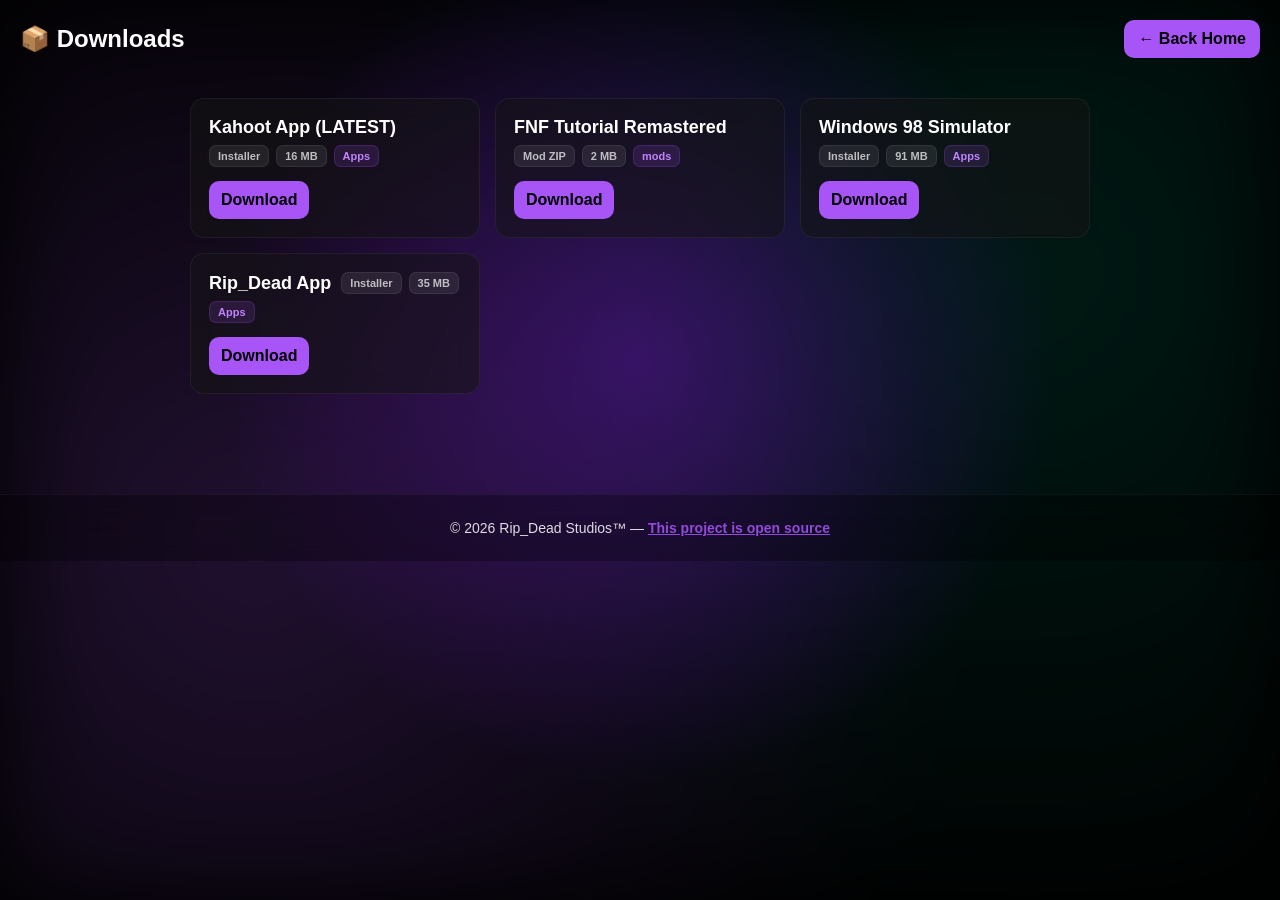
<file: downloads/index.html>
<!DOCTYPE html>
<html lang="en">

<head>
    <meta charset="UTF-8">
    <meta name="viewport" content="width=device-width, initial-scale=1.0">

    <title>Rip_Dead Site - Downloads</title>

    <link rel="icon" href="/favicon.ico">

    <style>

        /* ================= VOIDUI TRANSITIONS ================= */

        body {
            margin: 0;
            font-family: 'Segoe UI', sans-serif;
            color: #fff;
            min-height: 100vh;
            background: #04040a;

            opacity: 0;
            transform: translateY(60px);
            transition: 0.6s ease;
        }

        body.void-enter {
            opacity: 1;
            transform: translateY(0);
        }

        body.void-exit {
            opacity: 0;
            transform: translateY(80px);
        }


        /* ================= VOID BACKGROUND ================= */

        body::before {
            content: "";
            position: fixed;
            inset: 0;
            z-index: -2;

            background:
                radial-gradient(
                    circle at 50% 40%,
                    rgba(150, 0, 255, 0.30),
                    rgba(0, 0, 0, 0.9),
                    #000
                );
        }

        body::after {
            content: "";
            position: fixed;
            inset: 0;
            z-index: -1;

            background:
                radial-gradient(
                    circle at 20% 60%,
                    rgba(168, 85, 247, 0.2),
                    transparent 60%
                ),
                radial-gradient(
                    circle at 80% 30%,
                    rgba(0, 255, 200, 0.1),
                    transparent 60%
                );

            filter: blur(50px);
        }


        /* ================= HEADER ================= */

        .top {
            display: flex;
            justify-content: space-between;
            align-items: center;
            padding: 20px;
        }

        .title {
            font-size: 24px;
            font-weight: bold;
        }

        .back {
            padding: 10px 14px;
            border-radius: 10px;

            background: #a855f7;
            color: #000;

            text-decoration: none;
            font-weight: bold;

            transition: 0.25s;
        }

        .back:hover {
            background: #c084fc;
            box-shadow: 0 0 15px rgba(168, 85, 247, 0.6);
        }


        /* ================= GRID ================= */

        .container {
            display: flex;
            justify-content: center;
            padding: 20px;
        }

        .grid {
            display: grid;

            grid-template-columns:
                repeat(
                    auto-fit,
                    minmax(250px, 1fr)
                );

            gap: 15px;

            width: min(900px, 90%);
        }


        /* ================= CARD ================= */

        .card {
            background: rgba(20, 20, 20, 0.55);

            backdrop-filter: blur(12px);

            border-radius: 14px;

            padding: 18px;

            border: 1px solid rgba(255, 255, 255, 0.06);

            transition: 0.3s;
        }

        .card:hover {
            transform: translateY(-6px);

            box-shadow:
                0 0 25px rgba(168, 85, 247, 0.25);
        }


        /* ================= TITLE + TAGS ================= */

        .title-row {
            display: flex;
            align-items: center;
            flex-wrap: wrap;

            gap: 7px;
        }

        .title-row h3 {
            margin: 0;
            margin-right: 3px;

            font-size: 18px;
        }


        /* ================= TAGS ================= */

        .tag {
            display: inline-block;

            padding: 4px 8px;

            border-radius: 7px;

            background: rgba(255, 255, 255, 0.08);

            border: 1px solid rgba(255, 255, 255, 0.08);

            color: rgba(255, 255, 255, 0.7);

            font-size: 11px;
            font-weight: 600;

            white-space: nowrap;
        }

        .category-tag {
            background: rgba(168, 85, 247, 0.15);

            color: #c084fc;

            border-color:
                rgba(168, 85, 247, 0.2);
        }


        /* ================= DOWNLOAD BUTTON ================= */

        .download-btn {
            display: inline-block;

            margin-top: 14px;

            padding: 10px 12px;

            border-radius: 10px;

            background: #a855f7;

            color: #000;

            font-weight: bold;

            text-decoration: none;

            transition: 0.25s;
        }

        .download-btn:hover {
            background: #c084fc;

            box-shadow:
                0 0 18px rgba(168, 85, 247, 0.6);
        }


        /* ================= STATUS ================= */

        .status {
            grid-column: 1 / -1;

            text-align: center;

            padding: 40px 20px;

            opacity: 0.7;
        }

        .error {
            color: #ff7070;
        }


        /* ================= FOOTER ================= */

        footer {
            text-align: center;

            padding: 25px;

            margin-top: 80px;

            background: rgba(0, 0, 0, 0.35);

            backdrop-filter: blur(12px);

            border-top:
                1px solid rgba(255, 255, 255, 0.05);

            font-size: 14px;

            opacity: 0.85;
        }

        footer a {
            color: #a855f7;

            text-decoration: none;

            font-weight: bold;
        }

        footer a:hover {
            color: #c084fc;
        }

    </style>
</head>


<body>


    <!-- ================= HEADER ================= -->

    <div class="top">

        <div class="title">
            📦 Downloads
        </div>

        <a
            class="back"
            href="/"
        >
            ← Back Home
        </a>

    </div>


    <!-- ================= DOWNLOAD GRID ================= -->

    <div class="container">

        <div
            class="grid"
            id="downloads"
        >

            <div
                class="status"
                id="status"
            >
                Loading downloads...
            </div>

        </div>

    </div>


    <!-- ================= FOOTER ================= -->

    <footer>

        © 2026 Rip_Dead Studios™ —

        <a
            href="https://github.com/ripdead32/Rip_Dead-Site"
            target="_blank"
            rel="noopener noreferrer"
        >
            <u>
                <strong>
                    This project is open source
                </strong>
            </u>
        </a>

    </footer>


    <script>

        /* =====================================================
           VOIDUI PAGE TRANSITIONS
           ===================================================== */

        window.addEventListener("load", () => {

            requestAnimationFrame(() => {

                document.body.classList.add(
                    "void-enter"
                );

            });

        });


        document.addEventListener("click", (e) => {

            const link =
                e.target.closest("a");


            if (!link) return;


            /*
             * Don't animate external links.
             */

            if (link.target === "_blank") {
                return;
            }


            /*
             * Don't animate anchor links.
             */

            if (link.href.includes("#")) {
                return;
            }


            e.preventDefault();


            document.body.classList.remove(
                "void-enter"
            );

            document.body.classList.add(
                "void-exit"
            );


            setTimeout(() => {

                window.location.href =
                    link.href;

            }, 520);

        });


        /* =====================================================
           DOWNLOADS.JSON CMS
           ===================================================== */

        const box =
            document.getElementById("downloads");


        const status =
            document.getElementById("status");


        async function loadDownloads() {

            try {

                /*
                 * Load downloads.json
                 */

                const response =
                    await fetch(
                        "/downloads/downloads.json",
                        {
                            cache: "no-cache"
                        }
                    );


                /*
                 * Check response
                 */

                if (!response.ok) {

                    throw new Error(
                        `HTTP ${response.status}`
                    );

                }


                /*
                 * Parse JSON
                 */

                const downloads =
                    await response.json();


                /*
                 * Make sure the JSON
                 * contains an array.
                 */

                if (!Array.isArray(downloads)) {

                    throw new Error(
                        "downloads.json must contain an array."
                    );

                }


                /*
                 * Remove loading message.
                 */

                box.innerHTML = "";


                /*
                 * Empty downloads list.
                 */

                if (downloads.length === 0) {

                    box.innerHTML = `
                        <div class="status">
                            No downloads are currently available.
                        </div>
                    `;

                    return;

                }


                /*
                 * Generate cards.
                 */

                downloads.forEach((download) => {

                    /* ================= CARD ================= */

                    const card =
                        document.createElement("div");

                    card.className = "card";


                    /* ================= TITLE ROW ================= */

                    const titleRow =
                        document.createElement("div");

                    titleRow.className =
                        "title-row";


                    /* ================= NAME ================= */

                    const title =
                        document.createElement("h3");

                    title.textContent =
                        download.name ||
                        "Unnamed Download";


                    titleRow.appendChild(title);


                    /* ================= TYPE TAG ================= */

                    if (download.type) {

                        const typeTag =
                            document.createElement("span");

                        typeTag.className =
                            "tag";

                        typeTag.textContent =
                            download.type;

                        titleRow.appendChild(typeTag);

                    }


                    /* ================= SIZE TAG ================= */

                    if (download.size) {

                        const sizeTag =
                            document.createElement("span");

                        sizeTag.className =
                            "tag";

                        sizeTag.textContent =
                            download.size;

                        titleRow.appendChild(sizeTag);

                    }


                    /* ================= CATEGORY TAG ================= */

                    if (download.category) {

                        const categoryTag =
                            document.createElement("span");

                        categoryTag.className =
                            "tag category-tag";

                        categoryTag.textContent =
                            download.category;

                        titleRow.appendChild(
                            categoryTag
                        );

                    }


                    /* ================= DOWNLOAD BUTTON ================= */

                    const button =
                        document.createElement("a");

                    button.className =
                        "download-btn";

                    button.textContent =
                        "Download";


                    /*
                     * Your JSON uses "file".
                     */

                    button.href =
                        download.file ||
                        "#";


                    button.target =
                        "_blank";


                    button.rel =
                        "noopener noreferrer";


                    /* ================= BUILD CARD ================= */

                    card.appendChild(
                        titleRow
                    );

                    card.appendChild(
                        button
                    );

                    box.appendChild(
                        card
                    );

                });


                /* ================= LOG ================= */

                console.log(
                    "%cVOIDUI DOWNLOADS LOADED FROM downloads.json",
                    "color:#a855f7;font-weight:bold;"
                );


            } catch (error) {

                /* ================= ERROR ================= */

                console.error(
                    "Failed to load downloads.json:",
                    error
                );


                box.innerHTML = `
                    <div class="status error">

                        Failed to load downloads.

                        <br>

                        <small>
                            Check that /downloads.json exists
                            and contains valid JSON.
                        </small>

                    </div>
                `;

            }

        }


        /* =====================================================
           START CMS
           ===================================================== */

        loadDownloads();

    </script>

</body>

</html>
</file>
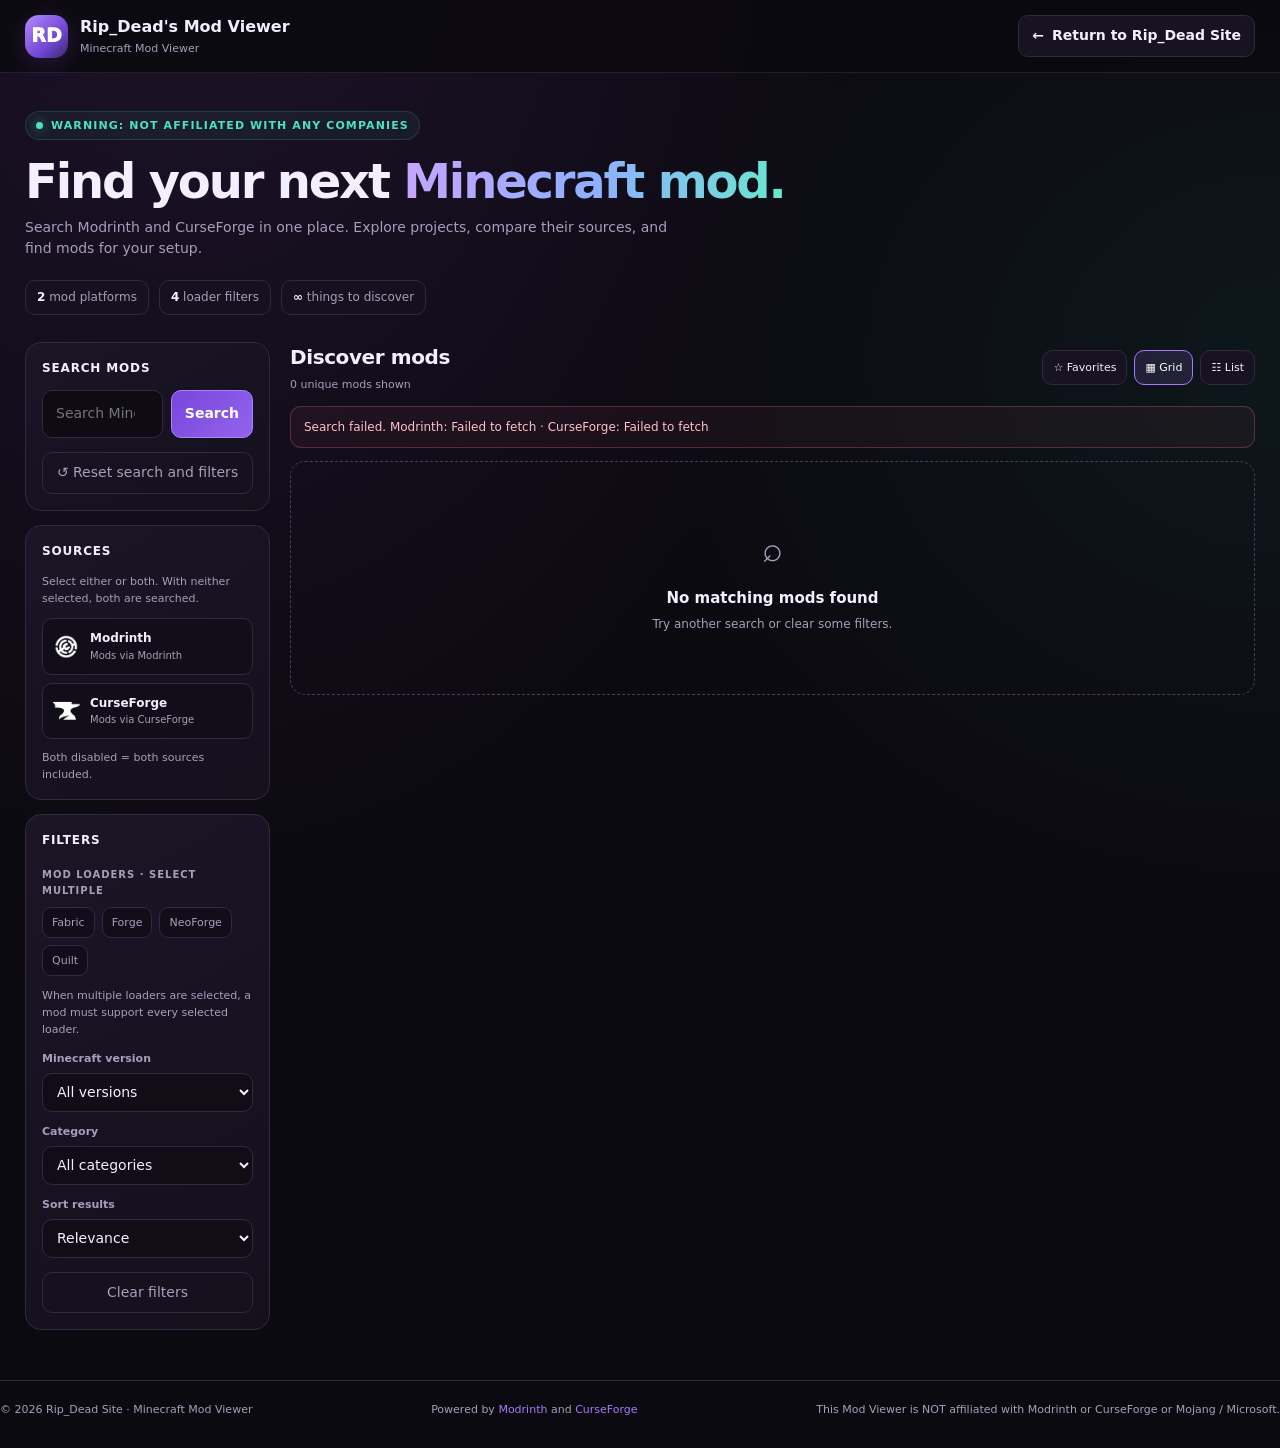
<file: mcmodviewer/index.html>
<!doctype html>
<html lang="en">
<head>
<meta charset="utf-8">
<meta name="viewport" content="width=device-width,initial-scale=1">
<meta name="theme-color" content="#100c18">
<meta name="description" content="Discover Minecraft mods from Modrinth and CurseForge with Rip_Dead Mod Viewer.">
<title>Minecraft Mod Viewer — Rip_Dead</title>

<style>
:root {
    color-scheme: dark;
    --bg: #0c0a11;
    --panel: #171320;
    --panel2: #20192d;
    --border: #332741;
    --text: #f4efff;
    --muted: #a99dbb;
    --purple: #a879ff;
    --purple2: #7746db;
    --teal: #4de1c1;
    --orange: #ffad66;
    --danger: #ff7185;
    --radius: 16px;
}
* { box-sizing: border-box; }
html { scroll-behavior: smooth; }
body {
    margin: 0;
    min-height: 100vh;
    background:
        radial-gradient(ellipse at 15% -10%, #39205266, transparent 45%),
        radial-gradient(ellipse at 100% 25%, #113f3940, transparent 35%),
        var(--bg);
    color: var(--text);
    font-family: Inter, "Segoe UI", system-ui, sans-serif;
    font-size: 14px;
    line-height: 1.55;
    opacity: 0;
    animation: enter .4s ease forwards;
}
body.leaving { opacity: 0; transition: opacity .18s ease; }
@keyframes enter { to { opacity: 1; } }
button, input, select { font: inherit; }
button, a, select { -webkit-tap-highlight-color: transparent; }
button {
    color: inherit;
    cursor: pointer;
}
button:disabled { opacity: .55; cursor: not-allowed; }
a { color: var(--purple); }
a:hover { color: #c8adff; }
button:focus-visible, a:focus-visible,
input:focus-visible, select:focus-visible {
    outline: 2px solid var(--teal);
    outline-offset: 3px;
}
button:focus:not(:focus-visible) { outline: none; }
button, select, input {
    border: 1px solid var(--border);
    border-radius: 10px;
    background: var(--panel);
    color: var(--text);
}
button {
    padding: 9px 13px;
    transition: background .18s, border-color .18s, transform .18s;
}
button:hover:not(:disabled) {
    border-color: #735a91;
    background: #251d34;
}
button:active:not(:disabled) { transform: scale(.98); }
.container {
    width: min(1500px, 100%);
    margin: auto;
    padding: 0 25px;
}
.topbar {
    position: sticky;
    top: 0;
    z-index: 10;
    border-bottom: 1px solid #332741aa;
    background: #0c0a11eF;
    backdrop-filter: blur(18px);
}
.nav {
    min-height: 72px;
    display: flex;
    align-items: center;
    justify-content: space-between;
    gap: 18px;
}
.brand {
    display: flex;
    align-items: center;
    gap: 12px;
    color: var(--text);
    text-decoration: none;
    min-width: 0;
}
.brandmark {
    width: 43px;
    height: 43px;
    display: grid;
    place-items: center;
    flex-shrink: 0;
    border-radius: 14px;
    color: white;
    font-weight: 950;
    font-size: 19px;
    background: linear-gradient(135deg, #b38aff, #6e43cf 65%, #392c65);
    box-shadow: 0 5px 25px #8a57d733;
}
.brandname { font-size: 16px; font-weight: 850; }
.brandname span { color: var(--purple); }
.brandsub { color: var(--muted); font-size: 11px; }
.navright {
    display: flex;
    align-items: center;
    justify-content: flex-end;
    flex-wrap: wrap;
    gap: 10px;
}
.backbtn {
    display: inline-flex;
    align-items: center;
    gap: 8px;
    text-decoration: none;
    color: var(--text);
    background: var(--panel);
    border: 1px solid var(--border);
    padding: 9px 13px;
    border-radius: 10px;
    font-weight: 650;
    transition: .18s;
}
.backbtn:hover {
    border-color: var(--purple);
    background: var(--panel2);
    color: white;
}
.hero { padding: 38px 0 27px; }
.eyebrow {
    display: inline-flex;
    align-items: center;
    gap: 8px;
    padding: 5px 10px;
    color: var(--teal);
    background: #4de1c10e;
    border: 1px solid #4de1c128;
    border-radius: 30px;
    font-size: 11px;
    font-weight: 800;
    text-transform: uppercase;
    letter-spacing: .1em;
}
.eyedot {
    width: 7px;
    height: 7px;
    background: var(--teal);
    border-radius: 50%;
    box-shadow: 0 0 12px #4de1c1aa;
}
h1 {
    margin: 15px 0 8px;
    font-size: clamp(30px, 4vw, 48px);
    line-height: 1.12;
    letter-spacing: -.045em;
}
h1 span {
    background: linear-gradient(90deg, #c6a5ff, #8eafff, #69e8ce);
    background-clip: text;
    -webkit-background-clip: text;
    color: transparent;
}
.hero p {
    max-width: 650px;
    margin: 0;
    color: var(--muted);
    font-size: 14px;
}
.stats {
    display: flex;
    gap: 10px;
    flex-wrap: wrap;
    margin-top: 20px;
}
.stat {
    border: 1px solid var(--border);
    background: #171320aa;
    padding: 7px 11px;
    border-radius: 10px;
    color: var(--muted);
    font-size: 12px;
}
.stat strong { color: var(--text); }
.workspace {
    display: grid;
    grid-template-columns: 245px minmax(0, 1fr);
    align-items: start;
    gap: 20px;
    padding-bottom: 50px;
}
.sidebar {
    position: sticky;
    top: 91px;
    display: grid;
    gap: 14px;
}
.panel {
    background: linear-gradient(150deg, #1b1526, #14101c);
    border: 1px solid var(--border);
    border-radius: var(--radius);
    overflow: hidden;
}
.panelbody { padding: 16px; }
.paneltitle {
    display: flex;
    justify-content: space-between;
    align-items: center;
    gap: 10px;
    margin: 0 0 13px;
    font-size: 12px;
    font-weight: 850;
    text-transform: uppercase;
    letter-spacing: .07em;
}
.sectionlabel {
    color: var(--muted);
    font-size: 10px;
    font-weight: 800;
    letter-spacing: .1em;
    text-transform: uppercase;
    margin: 18px 0 9px;
}
.sectionlabel:first-child { margin-top: 0; }
.searchbox { display: flex; gap: 8px; }
.searchbox input {
    width: 100%;
    min-width: 0;
    padding: 12px 13px;
    background: #0e0b14;
}
.primary {
    background: linear-gradient(135deg, var(--purple2), #9463ed);
    border-color: #a984ff;
    color: white;
    font-weight: 800;
    white-space: nowrap;
}
.primary:hover:not(:disabled) {
    background: linear-gradient(135deg, #8551e9, #a982ff);
}
.full { width: 100%; }
.smallmuted { color: var(--muted); font-size: 11px; }
.platformchoices { display: grid; gap: 8px; }
.platformchoice {
    width: 100%;
    display: flex;
    align-items: center;
    gap: 10px;
    text-align: left;
    padding: 10px;
    background: #110e19;
}
.platformchoice[aria-pressed="true"] {
    border-color: var(--purple);
    background: #8e62d51c;
    box-shadow: inset 0 0 0 1px #a879ff22;
}
.platformchoice img {
    width: 27px;
    height: 27px;
    object-fit: contain;
    flex-shrink: 0;
}
.platformchoice .choicecopy { flex: 1; }
.platformchoice strong { display: block; font-size: 12px; }
.platformchoice small { display: block; color: var(--muted); font-size: 10px; }
.checkmark {
    width: 17px;
    height: 17px;
    border: 1px solid #59496d;
    border-radius: 5px;
    display: grid;
    place-items: center;
    color: var(--teal);
    font-size: 11px;
}
.platformchoice[aria-pressed="true"] .checkmark {
    background: #4de1c11c;
    border-color: var(--teal);
}
.filterchips { display: flex; flex-wrap: wrap; gap: 7px; }
.chip {
    padding: 6px 9px;
    border-radius: 9px;
    font-size: 11px;
    background: #110e19;
    color: var(--muted);
}
.chip[aria-pressed="true"] {
    color: white;
    border-color: var(--purple);
    background: #8e62d529;
}
.field { margin-top: 11px; }
.field label {
    display: block;
    margin-bottom: 6px;
    color: var(--muted);
    font-size: 11px;
    font-weight: 650;
}
.field select, .field input {
    width: 100%;
    min-height: 39px;
    padding: 8px 10px;
    background: #100d17;
}
.resetbtn {
    margin-top: 14px;
    color: var(--muted);
    background: transparent;
    width: 100%;
}
.content { min-width: 0; }
.contenthead {
    display: flex;
    align-items: center;
    justify-content: space-between;
    gap: 12px;
    flex-wrap: wrap;
    margin-bottom: 13px;
}
.headinggroup h2 {
    margin: 0;
    font-size: 20px;
    letter-spacing: -.02em;
}
.headinggroup p { margin: 3px 0 0; color: var(--muted); font-size: 11px; }
.viewtools { display: flex; align-items: center; flex-wrap: wrap; gap: 7px; }
.toolbtn { font-size: 11px; padding: 8px 10px; }
.toolbtn.active { color: white; border-color: var(--purple); background: #8e62d52b; }
.toolbtn.favactive { border-color: var(--orange); color: var(--orange); }
.notice {
    border: 1px solid #4de1c133;
    background: #4de1c10d;
    color: var(--muted);
    padding: 11px 13px;
    border-radius: 11px;
    margin: 0 0 13px;
    font-size: 12px;
    overflow-wrap: anywhere;
}
.notice.error {
    color: #ffc1ca;
    border-color: #ff718544;
    background: #ff71850d;
}
.notice:empty { display: none; }
.results {
    display: grid;
    grid-template-columns: repeat(3, minmax(0, 1fr));
    gap: 12px;
}
.modcard {
    min-width: 0;
    display: flex;
    flex-direction: column;
    gap: 12px;
    padding: 14px;
    background: linear-gradient(145deg, #1b1526, #15111e);
    border: 1px solid var(--border);
    border-radius: 15px;
    animation: cardin .25s ease both;
    transition: border-color .18s, transform .18s, background .18s;
}
.modcard:hover { border-color: #57406f; transform: translateY(-2px); }
@keyframes cardin {
    from { opacity: 0; transform: translateY(7px); }
    to { opacity: 1; transform: translateY(0); }
}
.cardhead { display: flex; align-items: flex-start; gap: 10px; }
.modicon {
    width: 48px;
    height: 48px;
    flex-shrink: 0;
    object-fit: cover;
    border-radius: 12px;
    background: #2b223b;
    border: 1px solid #ffffff10;
}
.modtitle {
    margin: 0;
    font-size: 14px;
    font-weight: 850;
    line-height: 1.35;
    overflow-wrap: anywhere;
}
.author { color: var(--muted); font-size: 10px; margin-top: 4px; overflow-wrap: anywhere; }
.favorite {
    margin-left: auto;
    padding: 4px 7px;
    background: transparent;
    border: 0;
    color: #82768f;
    font-size: 21px;
    line-height: 1;
    flex-shrink: 0;
}
.favorite:hover { background: transparent; color: var(--orange); }
.favorite.saved { color: var(--orange); }
.desc {
    margin: 0;
    color: #b7adc5;
    font-size: 11px;
    line-height: 1.65;
    display: -webkit-box;
    -webkit-line-clamp: 3;
    -webkit-box-orient: vertical;
    overflow: hidden;
    overflow-wrap: anywhere;
    min-height: 54px;
}
.meta {
    display: flex;
    align-items: center;
    justify-content: space-between;
    gap: 8px;
    flex-wrap: wrap;
    color: var(--muted);
    font-size: 10px;
}
.badges { display: flex; flex-wrap: wrap; gap: 5px; }
.badge {
    display: inline-flex;
    align-items: center;
    gap: 5px;
    max-width: 100%;
    border: 1px solid #4b3b5d;
    border-radius: 7px;
    background: #20182c;
    color: #d2c2e7;
    padding: 3px 6px;
    font-size: 9px;
    line-height: 1.4;
    overflow-wrap: anywhere;
}
.badge img { width: 13px; height: 13px; object-fit: contain; }
.badge.modrinth { color: #8bf1c1; border-color: #42c78a45; background: #42c78a10; }
.badge.curseforge { color: #ffc28b; border-color: #ffad6645; background: #ffad6610; }
.badge.loader { color: #b8c9ff; border-color: #809bff33; background: #809bff0c; }
.cardactions { margin-top: auto; display: grid; gap: 6px; }
.cardactions a, .cardactions button {
    display: block;
    width: 100%;
    text-align: center;
    text-decoration: none;
    font-size: 10px;
    font-weight: 750;
    padding: 8px 7px;
    border: 1px solid var(--border);
    border-radius: 8px;
    color: var(--text);
    background: #211a2d;
    overflow-wrap: anywhere;
}
.cardactions a:hover { border-color: var(--purple); background: #8e62d51c; color: white; }
.cardactions button { color: var(--muted); background: transparent; }
.list { grid-template-columns: 1fr; }
.list .modcard {
    display: grid;
    grid-template-columns: minmax(170px, .85fr) minmax(0, 1.3fr) minmax(150px, .75fr);
    align-items: center;
    gap: 13px;
}
.list .desc { min-height: 0; }
.list .cardactions { margin: 0; }
.skeleton {
    height: 255px;
    border: 1px solid var(--border);
    border-radius: 15px;
    background: linear-gradient(100deg, #171320 20%, #251c34 38%, #171320 56%);
    background-size: 200% 100%;
    animation: shimmer 1.4s linear infinite;
}
@keyframes shimmer { to { background-position-x: -200%; } }
.empty {
    grid-column: 1 / -1;
    text-align: center;
    padding: 60px 20px;
    border: 1px dashed #4b3b5d;
    border-radius: 15px;
    color: var(--muted);
}
.emptyicon { font-size: 35px; margin-bottom: 10px; }
.empty strong { display: block; color: var(--text); font-size: 15px; }
.empty p { margin: 5px 0 0; font-size: 12px; }
.loadmorewrap { display: flex; justify-content: center; margin-top: 20px; }
#load-more { min-width: 190px; }
.footer {
    border-top: 1px solid var(--border);
    color: var(--muted);
    font-size: 11px;
    padding: 20px 0 30px;
    display: flex;
    align-items: center;
    justify-content: space-between;
    flex-wrap: wrap;
    gap: 12px;
}
.footer a { text-decoration: none; }
.overlay {
    position: fixed;
    inset: 0;
    z-index: 50;
    display: flex;
    justify-content: flex-end;
    background: #050309c9;
    backdrop-filter: blur(7px);
    animation: fadein .18s ease;
}
.overlay[hidden] { display: none; }
@keyframes fadein { from { opacity: 0; } to { opacity: 1; } }
.drawer {
    width: min(560px, 100%);
    height: 100%;
    overflow-y: auto;
    background: #130f1c;
    border-left: 1px solid var(--border);
    padding: 23px;
    animation: slidein .24s ease;
}
@keyframes slidein {
    from { transform: translateX(25px); opacity: .5; }
    to { transform: translateX(0); opacity: 1; }
}
.drawerhead {
    display: flex;
    justify-content: space-between;
    align-items: center;
    gap: 12px;
    margin-bottom: 24px;
}
.drawerhead strong { font-size: 13px; }
.closebtn { font-size: 20px; padding: 4px 10px; }
.detailhero { display: flex; gap: 15px; align-items: center; }
.detailhero img {
    width: 75px;
    height: 75px;
    object-fit: cover;
    border-radius: 17px;
    background: var(--panel2);
    flex-shrink: 0;
}
.detailhero h2 { margin: 0; font-size: 23px; line-height: 1.25; overflow-wrap: anywhere; }
.detailhero p { margin: 6px 0 0; color: var(--muted); font-size: 12px; }
.detailsection { margin-top: 25px; }
.detailsection h3 {
    margin: 0 0 10px;
    font-size: 11px;
    color: var(--muted);
    letter-spacing: .08em;
    text-transform: uppercase;
}
.detaildescription { color: #d2c7e0; white-space: pre-wrap; overflow-wrap: anywhere; font-size: 12px; }
.platformlinks { display: grid; gap: 8px; }
.platformrow {
    display: flex;
    justify-content: space-between;
    align-items: center;
    flex-wrap: wrap;
    gap: 10px;
    border: 1px solid var(--border);
    border-radius: 10px;
    padding: 11px;
    background: #1b1526;
}
.platformrow strong { font-size: 12px; }
.platformrow a { text-decoration: none; font-size: 11px; font-weight: 750; }
.detailtable { width: 100%; border-collapse: collapse; font-size: 11px; }
.detailtable th, .detailtable td {
    text-align: left;
    vertical-align: top;
    padding: 10px 7px;
    border-bottom: 1px solid var(--border);
    overflow-wrap: anywhere;
}
.detailtable th { width: 38%; color: var(--muted); font-weight: 600; }
.detailtable td { color: var(--text); }

@media (max-width: 1150px) {
    .results { grid-template-columns: repeat(2, minmax(0, 1fr)); }
    .list .modcard { grid-template-columns: 1fr; }
    .list .cardactions { margin-top: 4px; }
}
@media (max-width: 800px) {
    .container { padding: 0 15px; }
    .workspace { grid-template-columns: 1fr; }
    .sidebar { position: static; }
    .nav { min-height: 63px; }
    .hero { padding-top: 28px; }
    .results { grid-template-columns: repeat(2, minmax(0, 1fr)); }
    .sidebar .panelbody { padding: 14px; }
}
@media (max-width: 520px) {
    .brandsub { display: none; }
    .brandmark { width: 37px; height: 37px; }
    .brandname { font-size: 14px; }
    .backbtn { font-size: 11px; padding: 8px; }
    .results { grid-template-columns: 1fr; }
    .contenthead { align-items: flex-start; }
    .viewtools { width: 100%; }
    .viewtools button { flex: 1; }
    .drawer { padding: 17px; }
}
</style>
</head>

<body>
<header class="topbar">
    <div class="container nav">
        <a class="brand" href="./index.html" aria-label="Rip_Dead Mod Viewer home">
            <div class="brandmark">RD</div>
            <div>
                <div class="brandname">Rip_Dead's Mod Viewer <span></span></div>
                <div class="brandsub">Minecraft Mod Viewer</div>
            </div>
        </a>
        <div class="navright">
            <a class="backbtn" id="return-link" href="https://ripdead.de5.net/">
                <span aria-hidden="true">←</span>
                Return to Rip_Dead Site
            </a>
        </div>
    </div>
</header>

<main class="container">
    <section class="hero">
        <div class="eyebrow"><span class="eyedot"></span> WARNING: NOT AFFILIATED WITH ANY COMPANIES</div>
        <h1>Find your next <span>Minecraft mod.</span></h1>
        <p>
            Search Modrinth and CurseForge in one place.
            Explore projects, compare their sources, and find mods for your setup.
        </p>
        <div class="stats">
            <div class="stat"><strong>2</strong> mod platforms</div>
            <div class="stat"><strong>4</strong> loader filters</div>
            <div class="stat"><strong>∞</strong> things to discover</div>
        </div>
    </section>

    <div class="workspace">
        <aside class="sidebar">
            <section class="panel">
                <div class="panelbody">
                    <h2 class="paneltitle">Search mods</h2>
                    <form id="search-form">
                        <div class="searchbox">
                            <input id="query" type="search" placeholder="Search Minecraft mods…"
                                   autocomplete="off" maxlength="180">
                            <button class="primary" type="submit">Search</button>
                        </div>
                    </form>
                    <button id="clear-search" class="resetbtn" type="button">
                        ↺ Reset search and filters
                    </button>
                </div>
            </section>

            <section class="panel">
                <div class="panelbody">
                    <h2 class="paneltitle">Sources</h2>
                    <div class="smallmuted" style="margin-bottom:11px">
                        Select either or both. With neither selected, both are searched.
                    </div>
                    <div class="platformchoices">
                        <button class="platformchoice" type="button"
                                data-platform="modrinth" aria-pressed="false">
                            <img src="./modrinth.png" alt="" onerror="this.style.display='none'">
                            <span class="choicecopy">
                                <strong>Modrinth</strong>
                                <small>Mods via Modrinth</small>
                            </span>
                            <span class= aria-hidden ="true"></span>
                        </button>
                        <button class="platformchoice" type="button"
                                data-platform="curseforge" aria-pressed="false">
                            <img src="./curseforge.png" alt="" onerror="this.style.display='none'">
                            <span class="choicecopy">
                                <strong>CurseForge</strong>
                                <small>Mods via CurseForge</small>
                            </span>
                            <span class= aria-hidden="true"></span>
                        </button>
                    </div>
                    <div class="smallmuted" style="margin-top:10px">
                        Both disabled = both sources included.
                    </div>
                </div>
            </section>

            <section class="panel">
                <div class="panelbody">
                    <h2 class="paneltitle">Filters</h2>
                    <div class="sectionlabel">Mod loaders · select multiple</div>
                    <div class="filterchips">
                        <button class="chip" type="button" data-loader="fabric" aria-pressed="false">Fabric</button>
                        <button class="chip" type="button" data-loader="forge" aria-pressed="false">Forge</button>
                        <button class="chip" type="button" data-loader="neoforge" aria-pressed="false">NeoForge</button>
                        <button class="chip" type="button" data-loader="quilt" aria-pressed="false">Quilt</button>
                    </div>
                    <p class="smallmuted">When multiple loaders are selected, a mod must support every selected loader.</p>

                    <div class="field">
                        <label for="version">Minecraft version</label>
                        <select id="version"><option value="">All versions</option></select>
                    </div>
                    <div class="field">
                        <label for="category">Category</label>
                        <select id="category"><option value="">All categories</option></select>
                    </div>
                    <div class="field">
                        <label for="sort">Sort results</label>
                        <select id="sort">
                            <option value="relevance">Relevance</option>
                            <option value="downloads">Most downloads</option>
                            <option value="updated">Recently updated</option>
                        </select>
                    </div>
                    <button id="reset-filters" class="resetbtn" type="button">Clear filters</button>
                </div>
            </section>
        </aside>

        <section class="content">
            <div class="contenthead">
                <div class="headinggroup">
                    <h2 id="section-title">Discover mods</h2>
                    <p id="result-count">Ready to search</p>
                </div>
                <div class="viewtools">
                    <button id="favorites-view" class="toolbtn" type="button" aria-pressed="false">☆ Favorites</button>
                    <button id="grid-view" class="toolbtn active" type="button" aria-pressed="true">▦ Grid</button>
                    <button id="list-view" class="toolbtn" type="button" aria-pressed="false">☷ List</button>
                </div>
            </div>
            <div id="notice" class="notice" role="status" aria-live="polite"></div>
            <div id="results" class="results" aria-live="polite"></div>
            <div class="loadmorewrap">
                <button id="load-more" class="primary" type="button" hidden>↓ Load More Mods</button>
            </div>
        </section>
    </div>
</main>

<footer class="container footer">
    <span>© <span id="year"></span> Rip_Dead Site · Minecraft Mod Viewer</span>
    <span>Powered by
        <a href="https://modrinth.com/" target="_blank" rel="noopener noreferrer">Modrinth</a>
        and
        <a href="https://www.curseforge.com/minecraft" target="_blank" rel="noopener noreferrer">CurseForge</a>
    </span>
    <span>This Mod Viewer is NOT affiliated with Modrinth or CurseForge or Mojang / Microsoft.</span>
</footer>

<div id="details-overlay" class="overlay" hidden>
    <section class="drawer" role="dialog" aria-modal="true" aria-labelledby="detail-title">
        <div class="drawerhead">
            <strong>MOD DETAILS</strong>
            <button id="close-details" class="closebtn" type="button" aria-label="Close details">×</button>
        </div>
        <div class="detailhero">
            <img id="detail-icon" alt="" hidden>
            <div>
                <h2 id="detail-title">Mod title</h2>
                <p id="detail-author"></p>
            </div>
        </div>
        <div class="detailsection">
            <h3>Description</h3>
            <div id="detail-description" class="detaildescription"></div>
        </div>
        <div class="detailsection">
            <h3>Platform pages</h3>
            <div id="detail-platforms" class="platformlinks"></div>
        </div>
        <div class="detailsection">
            <h3>Compatibility and metadata</h3>
            <table class="detailtable"><tbody id="detail-metadata"></tbody></table>
        </div>
        <div class="detailsection">
            <h3>Categories</h3>
            <div id="detail-categories" class="badges"></div>
        </div>
    </section>
</div>

<script>
(() => {
"use strict";

const MODRINTH_API = "https://api.modrinth.com/v2/search";
const CURSEFORGE_API = "https://ripdead-curseforge-api.ripdead890.workers.dev/search";
const PAGE_SIZE = 24;
const $ = selector => document.querySelector(selector);

const ui = {
    form: $("#search-form"),
    query: $("#query"),
    results: $("#results"),
    notice: $("#notice"),
    count: $("#result-count"),
    title: $("#section-title"),
    loadMore: $("#load-more"),
    version: $("#version"),
    category: $("#category"),
    sort: $("#sort"),
    overlay: $("#details-overlay")
};

const PLATFORM_NAMES = {
    modrinth: "Modrinth",
    curseforge: "CurseForge"
};

const PLATFORM_ICONS = {
    modrinth: "./modrinth.png",
    curseforge: "./curseforge.png"
};

const LOADER_NAMES = {
    fabric: "Fabric",
    forge: "Forge",
    neoforge: "NeoForge",
    quilt: "Quilt"
};

const CURSEFORGE_LOADER_IDS = {
    forge: 1,
    fabric: 4,
    quilt: 5,
    neoforge: 6
};

const state = {
    query: "",
    selectedPlatforms: new Set(),
    selectedLoaders: new Set(),
    version: "",
    category: "",
    sort: "relevance",
    mods: [],
    offsets: { modrinth: 0, curseforge: 0 },
    totals: { modrinth: 0, curseforge: 0 },
    hasMore: { modrinth: true, curseforge: true },
    failed: new Set(),
    favorites: readFavorites(),
    favoritesOnly: false,
    list: false,
    loading: false,
    requestId: 0
};

function readFavorites() {
    try {
        const value = JSON.parse(localStorage.getItem("ripdead-modviewer-favorites") || "[]");
        return new Set(Array.isArray(value) ? value : []);
    } catch {
        return new Set();
    }
}

function saveFavorites() {
    try {
        localStorage.setItem("ripdead-modviewer-favorites", JSON.stringify([...state.favorites]));
    } catch {
        showNotice("Favorites could not be saved in this browser.", true);
    }
}

function normalize(value) {
    return String(value || "")
        .normalize("NFKD")
        .toLowerCase()
        .replace(/[^a-z0-9]+/g, " ")
        .trim();
}

function safeUrl(value) {
    try {
        const url = new URL(value);
        return url.protocol === "https:" || url.protocol === "http:" ? url.href : "";
    } catch {
        return "";
    }
}

function showNotice(message = "", error = false) {
    ui.notice.textContent = message;
    ui.notice.classList.toggle("error", error);
    ui.notice.hidden = !message;
}

function activePlatforms() {
    return state.selectedPlatforms.size
        ? [...state.selectedPlatforms]
        : ["modrinth", "curseforge"];
}

function formatDate(value) {
    if (!value) return "Unknown";
    const date = new Date(value);
    if (Number.isNaN(date.getTime())) return "Unknown";
    return date.toLocaleDateString(undefined, {
        year: "numeric",
        month: "short",
        day: "numeric"
    });
}

function formatDownloads(value) {
    return (Number(value) || 0).toLocaleString();
}

function unique(values) {
    return [...new Set(values.filter(value =>
        value !== undefined && value !== null && value !== ""
    ))];
}

function getLoader(value) {
    const loaders = {
        "1": "forge",
        "2": "cauldron",
        "3": "liteloader",
        "4": "fabric",
        "5": "quilt",
        "6": "neoforge"
    };
    return loaders[String(value)] || "";
}

function makeBadge(label, kind = "", iconUrl = "") {
    const badge = document.createElement("span");
    badge.className = "badge" + (kind ? " " + kind : "");

    if (iconUrl) {
        const image = document.createElement("img");
        image.src = iconUrl;
        image.alt = "";
        image.onerror = () => image.remove();
        badge.append(image);
    }

    badge.append(document.createTextNode(label));
    return badge;
}

function normalizeModrinth(item) {
    const id = String(item.project_id || item.id || "");
    const slug = item.slug || id;

    // Loader metadata can appear in either "loaders" or "categories".
    const loaderValues = unique([
        ...(Array.isArray(item.loaders) ? item.loaders : []),
        ...(Array.isArray(item.categories) ? item.categories : [])
    ]).map(value => String(value).toLowerCase());

    const loaders = unique(loaderValues.filter(value =>
        Object.hasOwn(LOADER_NAMES, value)
    ));

    const rawCategories = Array.isArray(item.display_categories) && item.display_categories.length
        ? item.display_categories
        : (item.categories || []);

    const categories = unique(rawCategories.filter(value =>
        !Object.hasOwn(LOADER_NAMES, String(value).toLowerCase())
    ));

    return {
        key: "mod:" + normalize(item.title),
        matchKey: normalize(item.title),
        title: item.title || "Untitled mod",
        author: item.author || "Unknown author",
        description: item.description || "",
        icon: safeUrl(item.icon_url),
        downloads: Number(item.downloads) || 0,
        updated: item.date_modified || "",
        versions: Array.isArray(item.versions) ? item.versions : [],
        loaders,
        categories,
        platforms: {
            modrinth: {
                id,
                url: "https://modrinth.com/mod/" + encodeURIComponent(slug)
            }
        }
    };
}

function normalizeCurseForge(item) {
    const id = String(item.projectId || item.id || "");
    const rawVersions = Array.isArray(item.versions) ? item.versions : [];
    const rawLoaders = Array.isArray(item.loaders) ? item.loaders : [];
    const categories = Array.isArray(item.categories)
        ? item.categories.map(value =>
            typeof value === "string" ? value : value.name
        ).filter(Boolean)
        : [];

    return {
        key: "mod:" + normalize(item.title || item.name),
        matchKey: normalize(item.title || item.name),
        title: item.title || item.name || "Untitled mod",
        author: item.author || "Unknown author",
        description: item.description || "",
        icon: safeUrl(item.icon),
        downloads: Number(item.downloads) || 0,
        updated: item.updated || "",
        versions: rawVersions,
        loaders: unique(rawLoaders.map(value => String(value).toLowerCase()))
            .filter(value => Object.hasOwn(LOADER_NAMES, value)),
        categories: unique(categories.filter(value =>
            !Object.hasOwn(LOADER_NAMES, String(value).toLowerCase())
        )),
        platforms: {
            curseforge: {
                id,
                url: safeUrl(item.url) ||
                    "https://www.curseforge.com/minecraft/search"
            }
        }
    };
}

function mergeMods(incoming) {
    for (const mod of incoming) {
        const existing = state.mods.find(candidate =>
            candidate.matchKey && candidate.matchKey === mod.matchKey
        );

        if (!existing) {
            state.mods.push(mod);
            continue;
        }

        // Merge source records into one card, keeping both platform links.
        Object.assign(existing.platforms, mod.platforms);

        if ((mod.description || "").length > (existing.description || "").length) {
            existing.description = mod.description;
        }

        if (!existing.icon && mod.icon) existing.icon = mod.icon;

        if (!existing.author || existing.author === "Unknown author") {
            existing.author = mod.author;
        }

        existing.categories = unique([...existing.categories, ...mod.categories]);
        existing.versions = unique([...existing.versions, ...mod.versions]);
        existing.loaders = unique([...existing.loaders, ...mod.loaders]);
        existing.downloads = Math.max(existing.downloads, mod.downloads);

        if (!existing.updated || mod.updated > existing.updated) {
            existing.updated = mod.updated;
        }
    }
}

async function fetchJson(url) {
    const response = await fetch(url, {
        headers: { Accept: "application/json" }
    });

    if (!response.ok) {
        throw new Error("HTTP " + response.status);
    }

    return response.json();
}

function modrinthFacets() {
    // Facet groups are ANDed by Modrinth; values within a group are ORed.
    // Separate loader groups therefore require every selected loader.
    const facets = [["project_type:mod"]];

    if (state.version) facets.push(["versions:" + state.version]);

    for (const loader of state.selectedLoaders) {
        facets.push(["categories:" + loader]);
    }

    return facets;
}

async function searchModrinth(offset) {
    const params = new URLSearchParams({
        query: state.query,
        offset: String(offset),
        limit: String(PAGE_SIZE),
        index: state.sort
    });

    params.set("facets", JSON.stringify(modrinthFacets()));

    const data = await fetchJson(MODRINTH_API + "?" + params);
    const hits = Array.isArray(data.hits) ? data.hits : [];
    const total = Number(data.total_hits) || 0;

    let mods = hits.map(normalizeModrinth);

    // Apply AND compatibility locally too, using available loader metadata.
    if (state.selectedLoaders.size) {
        mods = mods.filter(mod =>
            [...state.selectedLoaders].every(loader => mod.loaders.includes(loader))
        );
    }

    return {
        platform: "modrinth",
        mods,
        total,
        nextOffset: offset + hits.length,
        hasMore: hits.length === PAGE_SIZE && offset + hits.length < total
    };
}

async function requestCurseForge(offset, loader) {
    const params = new URLSearchParams({
        query: state.query,
        index: String(offset),
        pageSize: String(PAGE_SIZE)
    });

    if (state.version) params.set("gameVersion", state.version);

    if (loader && CURSEFORGE_LOADER_IDS[loader] !== undefined) {
        params.set("modLoaderType", String(CURSEFORGE_LOADER_IDS[loader]));
    }

    return fetchJson(CURSEFORGE_API + "?" + params);
}

async function searchCurseForge(offset) {
    let data;
    let mods;

    if (state.selectedLoaders.size > 1) {
        /*
         * CurseForge accepts one modLoaderType per request.
         * Request each selected loader and intersect project IDs so that
         * only projects returned for EVERY selected loader are kept.
         */
        const loaders = [...state.selectedLoaders];

        const responses = await Promise.all(loaders.map(async loader => {
            const response = await requestCurseForge(offset, loader);

            if (!Array.isArray(response.data)) {
                throw new Error(response.error || "Invalid CurseForge Worker response");
            }

            return {
                loader,
                response,
                projects: response.data.map(item => ({
                    id: String(item.id),
                    item
                }))
            };
        }));

        const commonIds = new Set(responses[0].projects.map(project => project.id));

        for (const response of responses.slice(1)) {
            const ids = new Set(response.projects.map(project => project.id));
            for (const id of commonIds) {
                if (!ids.has(id)) commonIds.delete(id);
            }
        }

        const firstResponse = responses[0].response;
        const firstProjects = responses[0].projects;

        mods = firstProjects
            .filter(project => commonIds.has(project.id))
            .map(project => {
                const item = project.item;
                const mod = normalizeCurseForge({
                    projectId: item.id,
                    title: item.name,
                    author: item.authors?.[0]?.name || "Unknown author",
                    description: item.summary || "",
                    icon: item.logo?.url || "",
                    downloads: item.downloadCount || 0,
                    updated: item.dateModified || "",
                    url: item.links?.websiteUrl ||
                        "https://www.curseforge.com/minecraft/mc-mods/" + (item.slug || ""),
                    categories: (item.categories || []).map(category => category.name),
                    versions: (item.latestFilesIndexes || [])
                        .map(file => file.gameVersion).filter(Boolean),
                    loaders
                });

                // The project was found in each loader-specific result.
                mod.loaders = [...loaders];
                return mod;
            });

        data = firstResponse;
    } else {
        const loader = state.selectedLoaders.size
            ? [...state.selectedLoaders][0]
            : "";

        data = await requestCurseForge(offset, loader);

        if (!Array.isArray(data.data)) {
            throw new Error(data.error || "Invalid CurseForge Worker response");
        }

        mods = data.data.map(item => normalizeCurseForge({
            projectId: item.id,
            title: item.name,
            author: item.authors?.[0]?.name || "Unknown author",
            description: item.summary || "",
            icon: item.logo?.url || "",
            downloads: item.downloadCount || 0,
            updated: item.dateModified || "",
            url: item.links?.websiteUrl ||
                "https://www.curseforge.com/minecraft/mc-mods/" + (item.slug || ""),
            categories: (item.categories || []).map(category => category.name),
            versions: (item.latestFilesIndexes || [])
                .map(file => file.gameVersion).filter(Boolean),
            loaders: (item.latestFilesIndexes || [])
                .map(file => getLoader(file.modLoader)).filter(Boolean)
        }));
    }

    const total = Number(data.pagination?.totalCount) || 0;

    return {
        platform: "curseforge",
        mods,
        total,
        nextOffset: offset + PAGE_SIZE,
        hasMore: offset + PAGE_SIZE < total
    };
}

function matchesFilters(mod) {
    if (state.version && !mod.versions.includes(state.version)) return false;

    // AND behavior: every selected loader must be present.
    if (state.selectedLoaders.size &&
        ![...state.selectedLoaders].every(loader => mod.loaders.includes(loader))) {
        return false;
    }

    if (state.category &&
        !mod.categories.some(category =>
            normalize(category) === normalize(state.category)
        )) {
        return false;
    }

    if (state.favoritesOnly && !state.favorites.has(mod.key)) return false;
    return true;
}

function sortedMods() {
    const mods = state.mods.filter(matchesFilters);

    if (state.sort === "downloads") {
        mods.sort((a, b) => b.downloads - a.downloads);
    } else if (state.sort === "updated") {
        mods.sort((a, b) =>
            (Date.parse(b.updated) || 0) - (Date.parse(a.updated) || 0)
        );
    }

    return mods;
}

function makeCard(mod, index) {
    const card = document.createElement("article");
    card.className = "modcard";
    card.style.animationDelay = Math.min(index * 15, 180) + "ms";

    const head = document.createElement("div");
    head.className = "cardhead";

    const icon = document.createElement("img");
    icon.className = "modicon";
    icon.alt = "";
    icon.loading = "lazy";

    if (mod.icon) {
        icon.src = mod.icon;
        icon.onerror = () => icon.hidden = true;
    } else {
        icon.hidden = true;
    }

    const info = document.createElement("div");
    info.style.minWidth = "0";

    const title = document.createElement("h3");
    title.className = "modtitle";
    title.textContent = mod.title;

    const author = document.createElement("div");
    author.className = "author";
    author.textContent = "by " + mod.author;

    info.append(title, author);

    const favorite = document.createElement("button");
    favorite.className = "favorite" + (state.favorites.has(mod.key) ? " saved" : "");
    favorite.type = "button";
    favorite.textContent = state.favorites.has(mod.key) ? "★" : "☆";
    favorite.title = "Toggle favorite";
    favorite.setAttribute("aria-label", "Toggle favorite");

    favorite.addEventListener("click", () => {
        if (state.favorites.has(mod.key)) state.favorites.delete(mod.key);
        else state.favorites.add(mod.key);

        saveFavorites();
        render();
    });

    head.append(icon, info, favorite);

    const description = document.createElement("p");
    description.className = "desc";
    description.textContent = mod.description || "No description provided by the platform.";

    const meta = document.createElement("div");
    meta.className = "meta";

    const downloads = document.createElement("span");
    downloads.textContent = "↓ " + formatDownloads(mod.downloads);

    const updated = document.createElement("span");
    updated.textContent = formatDate(mod.updated);
    meta.append(downloads, updated);

    const badges = document.createElement("div");
    badges.className = "badges";

    for (const platform of Object.keys(mod.platforms)) {
        badges.append(makeBadge(
            PLATFORM_NAMES[platform],
            platform,
            PLATFORM_ICONS[platform]
        ));
    }

    for (const loader of mod.loaders) {
        badges.append(makeBadge(
            LOADER_NAMES[loader] || loader,
            "loader",
            "./" + loader + ".png"
        ));
    }

    for (const category of mod.categories.slice(0, 3)) {
        badges.append(makeBadge(category));
    }

    const actions = document.createElement("div");
    actions.className = "cardactions";

    for (const platform of Object.keys(mod.platforms)) {
        const url = safeUrl(mod.platforms[platform].url);
        if (!url) continue;

        const link = document.createElement("a");
        link.href = url;
        link.target = "_blank";
        link.rel = "noopener noreferrer";
        link.textContent = "View Mod Page (" + PLATFORM_NAMES[platform] + ")";
        actions.append(link);
    }

    const inspect = document.createElement("button");
    inspect.type = "button";
    inspect.textContent = "Inspect mod";
    inspect.addEventListener("click", () => openDetails(mod));
    actions.append(inspect);

    card.append(head, description, meta, badges, actions);
    return card;
}

function render() {
    ui.results.classList.toggle("list", state.list);
    ui.results.replaceChildren();

    const mods = sortedMods();
    const platforms = activePlatforms();
    const sourceTotal = platforms.reduce((sum, platform) => sum + state.totals[platform], 0);

    ui.title.textContent = state.favoritesOnly
        ? "Your favorites"
        : state.query ? "Search results" : "Discover mods";

    ui.count.textContent = mods.length + " unique mod" +
        (mods.length === 1 ? "" : "s") + " shown" +
        (sourceTotal ? " · " + formatDownloads(sourceTotal) + " source results" : "");

    if (!mods.length) {
        const empty = document.createElement("div");
        empty.className = "empty";

        const icon = document.createElement("div");
        icon.className = "emptyicon";
        icon.textContent = state.favoritesOnly ? "☆" : "⌕";

        const heading = document.createElement("strong");
        heading.textContent = state.favoritesOnly ? "No favorites yet" : "No matching mods found";

        const message = document.createElement("p");
        message.textContent = state.favoritesOnly
            ? "Use the star on a mod card to save it here."
            : "Try another search or clear some filters.";

        empty.append(icon, heading, message);
        ui.results.append(empty);
    } else {
        mods.forEach((mod, index) => ui.results.append(makeCard(mod, index)));
    }

    ui.loadMore.hidden = state.favoritesOnly ||
        !platforms.some(platform => state.hasMore[platform]);

    ui.loadMore.disabled = state.loading;
    ui.loadMore.textContent = state.loading ? "Loading more mods…" : "↓ Load More Mods";

    $("#grid-view").classList.toggle("active", !state.list);
    $("#list-view").classList.toggle("active", state.list);
    $("#favorites-view").classList.toggle("favactive", state.favoritesOnly);

    $("#grid-view").setAttribute("aria-pressed", String(!state.list));
    $("#list-view").setAttribute("aria-pressed", String(state.list));
    $("#favorites-view").setAttribute("aria-pressed", String(state.favoritesOnly));

    document.querySelectorAll("[data-loader]").forEach(button => {
        button.setAttribute("aria-pressed", String(state.selectedLoaders.has(button.dataset.loader)));
    });
}

function showSkeletons() {
    ui.results.replaceChildren();

    for (let index = 0; index < 9; index++) {
        const skeleton = document.createElement("div");
        skeleton.className = "skeleton";
        ui.results.append(skeleton);
    }
}

function populateSelect(selector, values, defaultLabel) {
    const select = $(selector);
    const previous = select.value;

    select.replaceChildren(new Option(defaultLabel, ""));

    unique(values).sort((a, b) =>
        String(a).localeCompare(String(b), undefined, { numeric: true })
    ).forEach(value => select.add(new Option(value, value)));

    if ([...select.options].some(option => option.value === previous)) {
        select.value = previous;
    } else {
        select.value = "";
    }
}

function updateFilterOptions() {
    populateSelect("#version", state.mods.flatMap(mod => mod.versions), "All versions");
    populateSelect("#category", state.mods.flatMap(mod => mod.categories), "All categories");
    ui.version.value = state.version;
    ui.category.value = state.category;
}

async function search(append = false) {
    // Invalidate any previous search and permit filter changes while requests are in flight.
    const requestId = ++state.requestId;
    const platforms = activePlatforms();

    if (!append) {
        state.offsets = { modrinth: 0, curseforge: 0 };
        state.totals = { modrinth: 0, curseforge: 0 };
        state.hasMore = { modrinth: true, curseforge: true };
        state.failed.clear();
        state.mods = [];

        if (!state.favoritesOnly) showSkeletons();
    }

    state.loading = true;
    ui.loadMore.disabled = true;
    ui.loadMore.hidden = true;
    ui.count.textContent = "Searching…";

    showNotice("Searching " + platforms.map(platform => PLATFORM_NAMES[platform]).join(" and ") + "…");

    const jobs = platforms
        .filter(platform => state.hasMore[platform])
        .map(async platform => {
            const offset = state.offsets[platform];

            try {
                const data = platform === "modrinth"
                    ? await searchModrinth(offset)
                    : await searchCurseForge(offset);

                return { ok: true, platform, data };
            } catch (error) {
                return { ok: false, platform, error };
            }
        });

    if (!jobs.length) {
        state.loading = false;
        render();
        showNotice("There are no more results to load.");
        return;
    }

    const outcomes = await Promise.all(jobs);

    // Ignore responses from an older search if the user changed filters meanwhile.
    if (requestId !== state.requestId) return;

    const failures = [];

    for (const outcome of outcomes) {
        if (!outcome.ok) {
            failures.push(
                PLATFORM_NAMES[outcome.platform] + ": " +
                (outcome.error?.message || "Request failed")
            );
            state.failed.add(outcome.platform);
            state.hasMore[outcome.platform] = false;
            continue;
        }

        const data = outcome.data;
        state.totals[data.platform] = data.total;
        state.offsets[data.platform] = data.nextOffset;
        state.hasMore[data.platform] = data.hasMore;
        mergeMods(data.mods);
    }

    state.loading = false;
    updateFilterOptions();
    render();

    if (failures.length === platforms.length) {
        showNotice("Search failed. " + failures.join(" · "), true);
    } else if (failures.length) {
        showNotice("Some sources could not be loaded: " + failures.join(" · "), true);
    } else if (!state.mods.length) {
        showNotice("No mods found. Try another search or change your filters.");
    } else {
        showNotice("");
    }
}

function openDetails(mod) {
    $("#detail-title").textContent = mod.title;
    $("#detail-author").textContent = "by " + mod.author;
    $("#detail-description").textContent = mod.description || "No description available.";

    const icon = $("#detail-icon");
    icon.hidden = !mod.icon;
    icon.src = mod.icon || "";
    icon.onerror = () => icon.hidden = true;

    const platformLinks = $("#detail-platforms");
    platformLinks.replaceChildren();

    for (const platform of Object.keys(mod.platforms)) {
        const row = document.createElement("div");
        row.className = "platformrow";

        const label = document.createElement("strong");
        label.textContent = PLATFORM_NAMES[platform];

        const link = document.createElement("a");
        link.href = safeUrl(mod.platforms[platform].url);
        link.target = "_blank";
        link.rel = "noopener noreferrer";
        link.textContent = "View Mod Page ↗";

        row.append(label, link);
        platformLinks.append(row);
    }

    const rows = [
        ["Platforms", Object.keys(mod.platforms).map(platform => PLATFORM_NAMES[platform]).join(", ")],
        ["Downloads", formatDownloads(mod.downloads)],
        ["Last updated", formatDate(mod.updated)],
        ["Loaders", mod.loaders.map(loader => LOADER_NAMES[loader] || loader).join(", ") || "Not listed"],
        ["Minecraft versions", mod.versions.join(", ") || "Not listed"]
    ];

    const metadata = $("#detail-metadata");
    metadata.replaceChildren();

    for (const [label, value] of rows) {
        const tr = document.createElement("tr");
        const th = document.createElement("th");
        const td = document.createElement("td");
        th.textContent = label;
        td.textContent = value;
        tr.append(th, td);
        metadata.append(tr);
    }

    const categories = $("#detail-categories");
    categories.replaceChildren();

    if (!mod.categories.length) {
        categories.textContent = "No categories listed.";
    } else {
        for (const category of mod.categories) categories.append(makeBadge(category));
    }

    ui.overlay.hidden = false;
    $("#close-details").focus();
}

function closeDetails() {
    ui.overlay.hidden = true;
}

function resetFilters() {
    state.selectedLoaders.clear();
    state.version = "";
    state.category = "";
    state.sort = "relevance";

    ui.version.value = "";
    ui.category.value = "";
    ui.sort.value = "relevance";

    document.querySelectorAll("[data-loader]").forEach(button => {
        button.setAttribute("aria-pressed", "false");
    });
}

function syncPlatformButtons() {
    document.querySelectorAll("[data-platform]").forEach(button => {
        button.setAttribute(
            "aria-pressed",
            String(state.selectedPlatforms.has(button.dataset.platform))
        );
    });
}

ui.form.addEventListener("submit", event => {
    event.preventDefault();
    state.query = ui.query.value.trim();
    state.favoritesOnly = false;
    search();
});

$("#clear-search").addEventListener("click", () => {
    ui.query.value = "";
    state.query = "";
    state.selectedPlatforms.clear();
    state.favoritesOnly = false;
    resetFilters();
    syncPlatformButtons();
    search();
});

$("#reset-filters").addEventListener("click", () => {
    resetFilters();
    search();
});

document.querySelectorAll("[data-platform]").forEach(button => {
    button.addEventListener("click", () => {
        const platform = button.dataset.platform;

        if (state.selectedPlatforms.has(platform)) {
            state.selectedPlatforms.delete(platform);
        } else {
            state.selectedPlatforms.add(platform);
        }

        syncPlatformButtons();
        state.favoritesOnly = false;
        search();
    });
});

document.querySelectorAll("[data-loader]").forEach(button => {
    button.addEventListener("click", () => {
        const loader = button.dataset.loader;

        if (state.selectedLoaders.has(loader)) {
            state.selectedLoaders.delete(loader);
        } else {
            state.selectedLoaders.add(loader);
        }

        state.favoritesOnly = false;
        search();
    });
});

ui.version.addEventListener("change", () => {
    state.version = ui.version.value;
    state.favoritesOnly = false;
    search();
});

ui.category.addEventListener("change", () => {
    state.category = ui.category.value;
    state.favoritesOnly = false;
    render();
});

ui.sort.addEventListener("change", () => {
    state.sort = ui.sort.value;
    state.favoritesOnly = false;
    search();
});

ui.loadMore.addEventListener("click", () => {
    if (!state.loading) search(true);
});

$("#grid-view").addEventListener("click", () => {
    state.list = false;
    render();
});

$("#list-view").addEventListener("click", () => {
    state.list = true;
    render();
});

$("#favorites-view").addEventListener("click", () => {
    state.favoritesOnly = !state.favoritesOnly;
    render();
});

$("#close-details").addEventListener("click", closeDetails);

ui.overlay.addEventListener("click", event => {
    if (event.target === ui.overlay) closeDetails();
});

document.addEventListener("keydown", event => {
    if (event.key === "Escape" && !ui.overlay.hidden) closeDetails();
});

$("#return-link").addEventListener("click", event => {
    const target = new URL(event.currentTarget.href);

    if (target.origin === location.origin) {
        event.preventDefault();
        document.body.classList.add("leaving");
        setTimeout(() => location.href = target.href, 190);
    }
});

window.addEventListener("pageshow", () => {
    document.body.classList.remove("leaving");
});

$("#year").textContent = new Date().getFullYear();

syncPlatformButtons();
search();

})();
</script>
</body>
</html>
</file>
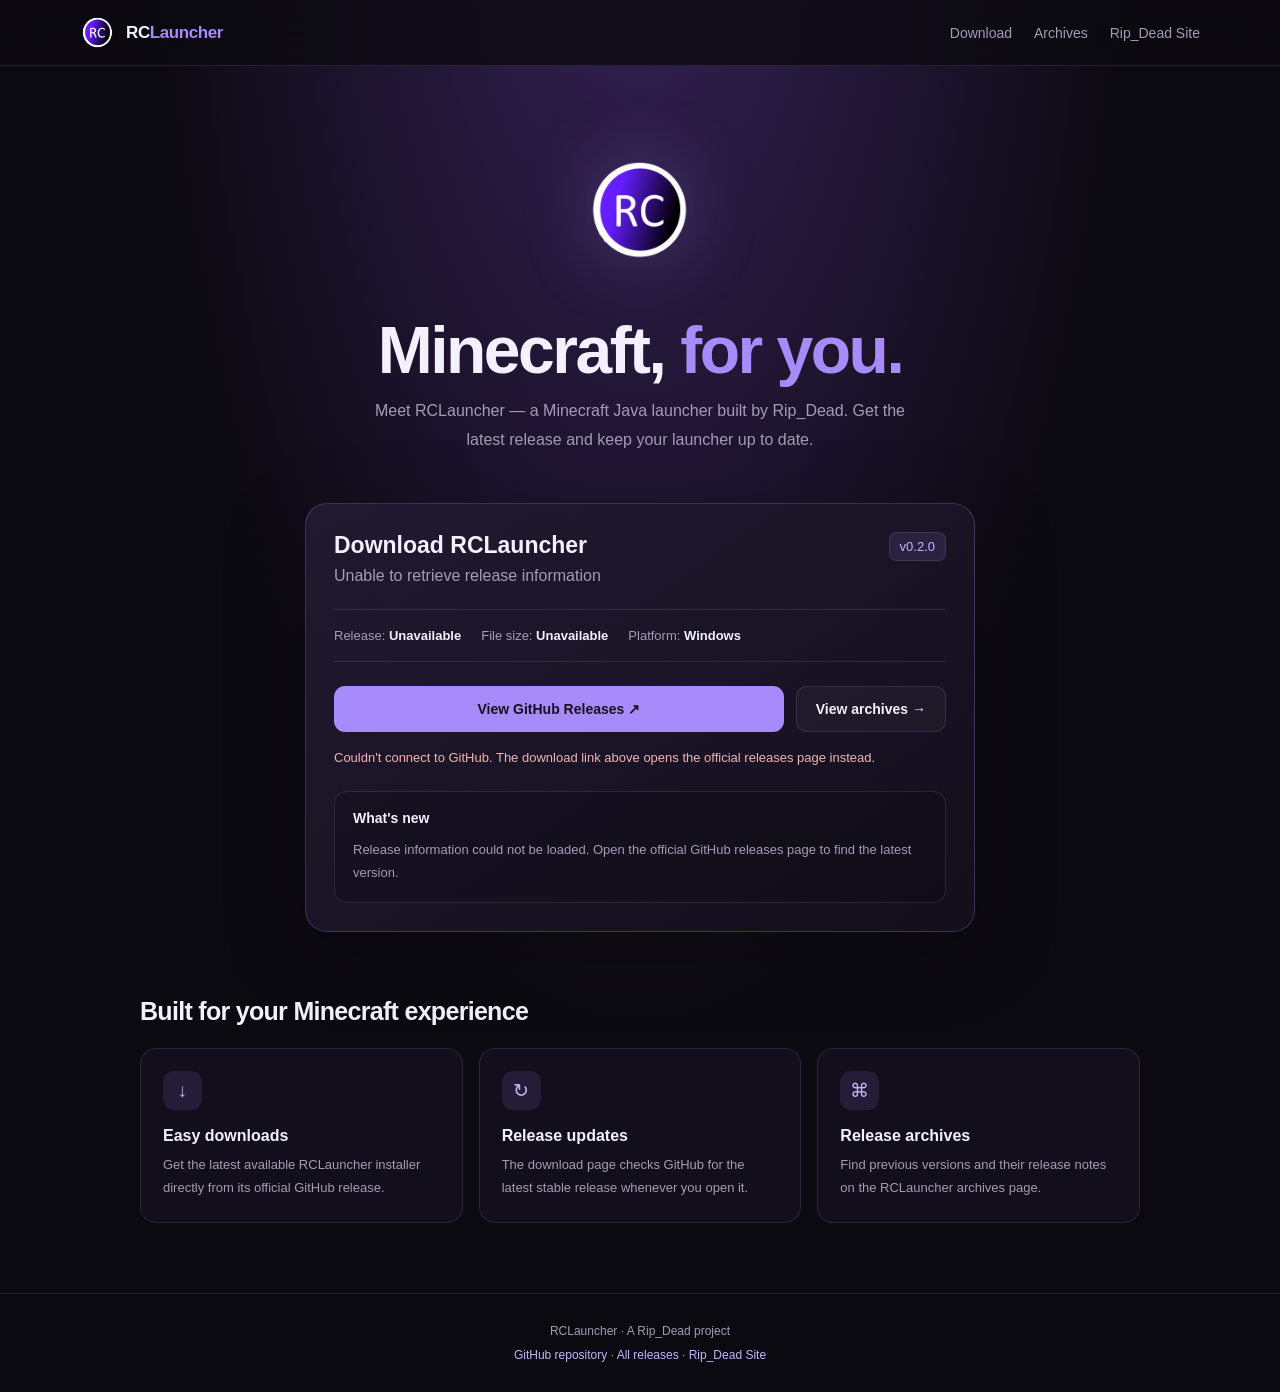
<file: rclauncher/index.html>
<!DOCTYPE html>
<html lang="en">
<head>
  <meta charset="UTF-8">
  <meta name="viewport" content="width=device-width, initial-scale=1.0">
  <meta name="theme-color" content="#100c19">
  <meta name="description" content="Download RCLauncher, a Minecraft Java launcher by Rip_Dead.">
  <title>RCLauncher — Rip_Dead</title>

  <style>
    :root {
      color-scheme: dark;
      --bg: #0c0a11;
      --panel: #15111f;
      --panel-light: #1c1729;
      --accent: #a78bfa;
      --accent-hover: #c4b5fd;
      --text: #f4f0ff;
      --muted: #a49bb5;
      --border: rgba(190, 160, 255, 0.15);
      --teal: #69e4d0;
    }

    * {
      box-sizing: border-box;
    }

    html {
      scroll-behavior: smooth;
    }

    body {
      margin: 0;
      min-height: 100vh;
      font-family: "Segoe UI", Arial, sans-serif;
      color: var(--text);
      background:
        radial-gradient(ellipse at 50% -20%, #39245e 0%, transparent 55%),
        var(--bg);
    }

    a {
      color: inherit;
      text-decoration: none;
    }

    button, a {
      -webkit-tap-highlight-color: transparent;
    }

    .topbar {
      position: sticky;
      top: 0;
      z-index: 10;
      display: flex;
      align-items: center;
      justify-content: space-between;
      gap: 20px;
      padding: 15px max(6%, calc((100% - 1120px) / 2));
      background: rgba(12, 10, 17, 0.82);
      border-bottom: 1px solid var(--border);
      backdrop-filter: blur(18px);
    }

    .brand {
      display: flex;
      align-items: center;
      gap: 11px;
      font-size: 17px;
      font-weight: 750;
      letter-spacing: -0.4px;
    }

    .brand img {
      width: 35px;
      height: 35px;
      object-fit: contain;
      border-radius: 9px;
    }

    .brand span {
      color: var(--accent);
    }

    .nav {
      display: flex;
      align-items: center;
      gap: 22px;
      color: var(--muted);
      font-size: 14px;
    }

    .nav a:hover {
      color: var(--text);
    }

    .container {
      width: min(100% - 36px, 1000px);
      margin: auto;
    }

    .hero {
      padding: 88px 0 48px;
      text-align: center;
      animation: appear 0.7s ease both;
    }

    .hero-logo {
      width: 112px;
      height: 112px;
      object-fit: contain;
      margin-bottom: 24px;
      filter: drop-shadow(0 0 35px rgba(167, 139, 250, 0.25));
    }

    .eyebrow {
      display: inline-flex;
      align-items: center;
      gap: 8px;
      padding: 7px 12px;
      border: 1px solid var(--border);
      border-radius: 999px;
      background: rgba(167, 139, 250, 0.07);
      color: var(--accent-hover);
      font-size: 12px;
      font-weight: 650;
      letter-spacing: 0.5px;
    }

    .dot {
      width: 7px;
      height: 7px;
      border-radius: 50%;
      background: var(--teal);
      box-shadow: 0 0 10px rgba(105, 228, 208, 0.5);
    }

    h1 {
      margin: 22px 0 12px;
      font-size: clamp(38px, 7vw, 66px);
      letter-spacing: -2.5px;
      line-height: 1.05;
    }

    h1 span {
      color: var(--accent);
    }

    .hero p {
      max-width: 570px;
      margin: 0 auto;
      color: var(--muted);
      font-size: 16px;
      line-height: 1.8;
    }

    .download-card {
      max-width: 670px;
      margin: 0 auto 35px;
      padding: 28px;
      background: linear-gradient(
        145deg,
        rgba(34, 26, 49, 0.97),
        rgba(19, 15, 28, 0.97)
      );
      border: 1px solid rgba(167, 139, 250, 0.25);
      border-radius: 22px;
      box-shadow: 0 20px 80px rgba(0, 0, 0, 0.25);
      animation: appear 0.8s ease both;
    }

    .card-heading {
      display: flex;
      justify-content: space-between;
      align-items: flex-start;
      gap: 15px;
    }

    .card-heading h2 {
      margin: 0 0 8px;
      font-size: 23px;
    }

    .muted {
      color: var(--muted);
    }

    .version {
      display: inline-block;
      padding: 6px 10px;
      color: var(--accent-hover);
      background: rgba(167, 139, 250, 0.12);
      border: 1px solid var(--border);
      border-radius: 8px;
      font-size: 13px;
      white-space: nowrap;
    }

    .metadata {
      display: flex;
      flex-wrap: wrap;
      gap: 10px 20px;
      margin: 24px 0;
      padding: 18px 0;
      border-top: 1px solid var(--border);
      border-bottom: 1px solid var(--border);
      color: var(--muted);
      font-size: 13px;
    }

    .metadata strong {
      color: var(--text);
      font-weight: 600;
    }

    .buttons {
      display: flex;
      flex-wrap: wrap;
      gap: 12px;
    }

    .button {
      display: inline-flex;
      align-items: center;
      justify-content: center;
      gap: 9px;
      min-height: 46px;
      padding: 12px 19px;
      border: 1px solid transparent;
      border-radius: 11px;
      font-size: 14px;
      font-weight: 700;
      transition: 0.2s ease;
      cursor: pointer;
    }

    .button-primary {
      flex: 1;
      color: #171020;
      background: var(--accent);
    }

    .button-primary:hover {
      background: var(--accent-hover);
      transform: translateY(-2px);
    }

    .button-secondary {
      color: var(--text);
      background: rgba(255, 255, 255, 0.035);
      border-color: var(--border);
    }

    .button-secondary:hover {
      background: rgba(167, 139, 250, 0.1);
      border-color: rgba(167, 139, 250, 0.35);
    }

    .status {
      margin-top: 16px;
      font-size: 13px;
      line-height: 1.6;
      color: var(--muted);
    }

    .status.error {
      color: #f0b5b5;
    }

    .section-title {
      margin: 65px 0 22px;
      font-size: 25px;
      letter-spacing: -0.7px;
    }

    .features {
      display: grid;
      grid-template-columns: repeat(3, minmax(0, 1fr));
      gap: 16px;
      margin-bottom: 70px;
    }

    .feature {
      padding: 22px;
      background: rgba(21, 17, 31, 0.75);
      border: 1px solid var(--border);
      border-radius: 16px;
      transition: 0.2s ease;
    }

    .feature:hover {
      transform: translateY(-3px);
      border-color: rgba(167, 139, 250, 0.35);
    }

    .feature-icon {
      display: grid;
      place-items: center;
      width: 39px;
      height: 39px;
      margin-bottom: 17px;
      border-radius: 11px;
      color: var(--accent-hover);
      background: rgba(167, 139, 250, 0.12);
      font-size: 19px;
    }

    .feature h3 {
      margin: 0 0 9px;
      font-size: 16px;
    }

    .feature p {
      margin: 0;
      color: var(--muted);
      font-size: 13px;
      line-height: 1.75;
    }

    .release-notes {
      margin-top: 22px;
      padding: 18px;
      background: rgba(0, 0, 0, 0.16);
      border: 1px solid var(--border);
      border-radius: 13px;
    }

    .release-notes h3 {
      margin: 0 0 12px;
      font-size: 14px;
    }

    .notes-body {
      color: var(--muted);
      font-size: 13px;
      line-height: 1.8;
      white-space: pre-wrap;
      overflow-wrap: anywhere;
    }

    footer {
      padding: 25px 18px;
      border-top: 1px solid var(--border);
      color: var(--muted);
      text-align: center;
      font-size: 12px;
      line-height: 2;
    }

    footer a {
      color: var(--accent-hover);
    }

    @keyframes appear {
      from {
        opacity: 0;
        transform: translateY(14px);
      }
      to {
        opacity: 1;
        transform: translateY(0);
      }
    }

    @media (max-width: 650px) {
      .topbar {
        padding: 12px 18px;
      }

      .nav {
        gap: 13px;
        font-size: 12px;
      }

      .hero {
        padding-top: 60px;
      }

      .download-card {
        padding: 20px;
      }

      .features {
        grid-template-columns: 1fr;
      }

      .card-heading {
        flex-direction: column;
      }

      .button-primary {
        flex-basis: 100%;
      }
    }
  </style>
</head>

<body>
  <header class="topbar">
    <a class="brand" href="/rclauncher">
      <img src="/rclauncher/rclauncher.png" alt="RCLauncher">
      <div>RC<span>Launcher</span></div>
    </a>

    <nav class="nav">
      <a href="#download">Download</a>
      <a href="/rclauncher/archives">Archives</a>
      <a href="https://ripdead.de5.net">Rip_Dead Site</a>
    </nav>
  </header>

  <main class="container">
    <section class="hero">
      <img
        class="hero-logo"
        src="/rclauncher/rclauncher.png"
        alt="RCLauncher logo"
      >

      <h1>Minecraft, <span>for you.</span></h1>

      <p>
        Meet RCLauncher — a Minecraft Java launcher built by Rip_Dead.
        Get the latest release and keep your launcher up to date.
      </p>
    </section>

    <section class="download-card" id="download">
      <div class="card-heading">
        <div>
          <h2>Download RCLauncher</h2>
          <div class="muted" id="release-title">
            Checking for the latest release...
          </div>
        </div>

        <span class="version" id="version">v0.2.0</span>
      </div>

      <div class="metadata">
        <div>Release: <strong id="release-date">Checking...</strong></div>
        <div>File size: <strong id="file-size">Checking...</strong></div>
        <div>Platform: <strong>Windows</strong></div>
      </div>

      <div class="buttons">
        <a
          class="button button-primary"
          id="download-button"
          href="https://github.com/ripdead32/RCLauncher/releases"
          target="_blank"
          rel="noopener noreferrer"
        >
          ↓ Download for Windows
        </a>

        <a
          class="button button-secondary"
          href="/rclauncher/archives"
        >
          View archives →
        </a>
      </div>

      <div class="status" id="status" aria-live="polite">
        Connecting to GitHub Releases...
      </div>

      <div class="release-notes">
        <h3>What's new</h3>
        <div class="notes-body" id="release-notes">
          Release notes will appear here.
        </div>
      </div>
    </section>

    <h2 class="section-title">Built for your Minecraft experience</h2>

    <section class="features">
      <article class="feature">
        <div class="feature-icon">↓</div>
        <h3>Easy downloads</h3>
        <p>
          Get the latest available RCLauncher installer directly from
          its official GitHub release.
        </p>
      </article>

      <article class="feature">
        <div class="feature-icon">↻</div>
        <h3>Release updates</h3>
        <p>
          The download page checks GitHub for the latest stable release
          whenever you open it.
        </p>
      </article>

      <article class="feature">
        <div class="feature-icon">⌘</div>
        <h3>Release archives</h3>
        <p>
          Find previous versions and their release notes on the
          RCLauncher archives page.
        </p>
      </article>
    </section>
  </main>

  <footer>
    <div>RCLauncher · A Rip_Dead project</div>
    <div>
      <a href="https://github.com/ripdead32/RCLauncher"
         target="_blank" rel="noopener noreferrer">GitHub repository</a>
      ·
      <a href="https://github.com/ripdead32/RCLauncher/releases"
         target="_blank" rel="noopener noreferrer">All releases</a>
      ·
      <a href="https://ripdead.de5.net">Rip_Dead Site</a>
    </div>
  </footer>

  <script>
    const configUrl = "/rclauncher/rclauncherdownload.json";

    const $ = (id) => document.getElementById(id);

    function formatDate(value) {
      if (!value) return "Unknown";

      const date = new Date(value);

      if (Number.isNaN(date.getTime())) return "Unknown";

      return new Intl.DateTimeFormat(undefined, {
        year: "numeric",
        month: "short",
        day: "numeric"
      }).format(date);
    }

    function formatSize(bytes) {
      if (typeof bytes !== "number" || bytes < 0) {
        return "Unknown";
      }

      if (bytes < 1024 * 1024) {
        return (bytes / 1024).toFixed(1) + " KB";
      }

      return (bytes / (1024 * 1024)).toFixed(1) + " MB";
    }

    function getVersion(release) {
      return (release.tag_name || release.name || "Unknown")
        .replace(/^v/i, "");
    }

    function findInstaller(release, config) {
      const assets = Array.isArray(release.assets)
        ? release.assets
        : [];

      const version = getVersion(release);
      const expectedName = (
        config.downloadAssetPattern || "RCLauncher.Setup.{version}.exe"
      ).replace("{version}", version);

      return (
        assets.find(asset => asset.name === expectedName) ||
        assets.find(asset =>
          /rclauncher/i.test(asset.name) &&
          /setup/i.test(asset.name) &&
          /\.exe$/i.test(asset.name)
        ) ||
        assets.find(asset => /\.exe$/i.test(asset.name)) ||
        null
      );
    }

    async function loadLatestRelease() {
      const status = $("status");
      const button = $("download-button");

      try {
        const configResponse = await fetch(configUrl, {
          cache: "no-store"
        });

        if (!configResponse.ok) {
          throw new Error("Could not load rclauncherdownload.json");
        }

        const config = await configResponse.json();

        const apiUrl = config.latestReleaseApi ||
          `https://api.github.com/repos/${config.repository}/releases/latest`;

        const response = await fetch(apiUrl, {
          headers: {
            Accept: "application/vnd.github+json"
          },
          cache: "no-store"
        });

        if (!response.ok) {
          throw new Error(
            response.status === 404
              ? "No stable release was found."
              : `GitHub returned HTTP ${response.status}.`
          );
        }

        const release = await response.json();
        const installer = findInstaller(release, config);
        const version = getVersion(release);

        $("version").textContent = "v" + version;
        $("release-title").textContent =
          release.name || `RCLauncher v${version}`;
        $("release-date").textContent =
          formatDate(release.published_at || release.created_at);

        $("release-notes").textContent =
          (release.body || "").trim() ||
          "No release notes were provided for this version.";

        if (installer) {
          $("file-size").textContent = formatSize(installer.size);
          button.href = installer.browser_download_url;
          button.removeAttribute("aria-disabled");
          button.innerHTML = "↓ Download for Windows";
          button.onclick = null;

          status.textContent = release.prerelease
            ? "This is a prerelease build."
            : "You're viewing the latest stable release.";
          status.className = "status";
        } else {
          $("file-size").textContent = "Installer unavailable";
          button.href = release.html_url || config.releasesPage;
          button.textContent = "View release on GitHub ↗";

          status.textContent =
            "No Windows installer was found in this release. " +
            "You can check the release assets on GitHub.";
          status.className = "status error";
        }

        button.target = "_blank";
        button.rel = "noopener noreferrer";
      } catch (error) {
        console.error("[RCLauncher] Failed to load release:", error);

        $("release-title").textContent =
          "Unable to retrieve release information";
        $("file-size").textContent = "Unavailable";
        $("release-date").textContent = "Unavailable";
        $("release-notes").textContent =
          "Release information could not be loaded. " +
          "Open the official GitHub releases page to find the latest version.";

        button.href =
          "https://github.com/ripdead32/RCLauncher/releases";
        button.textContent = "View GitHub Releases ↗";
        button.target = "_blank";
        button.rel = "noopener noreferrer";

        status.textContent =
          "Couldn't connect to GitHub. The download link above opens " +
          "the official releases page instead.";
        status.className = "status error";
      }
    }

    loadLatestRelease();
  </script>
</body>
</html>
</file>
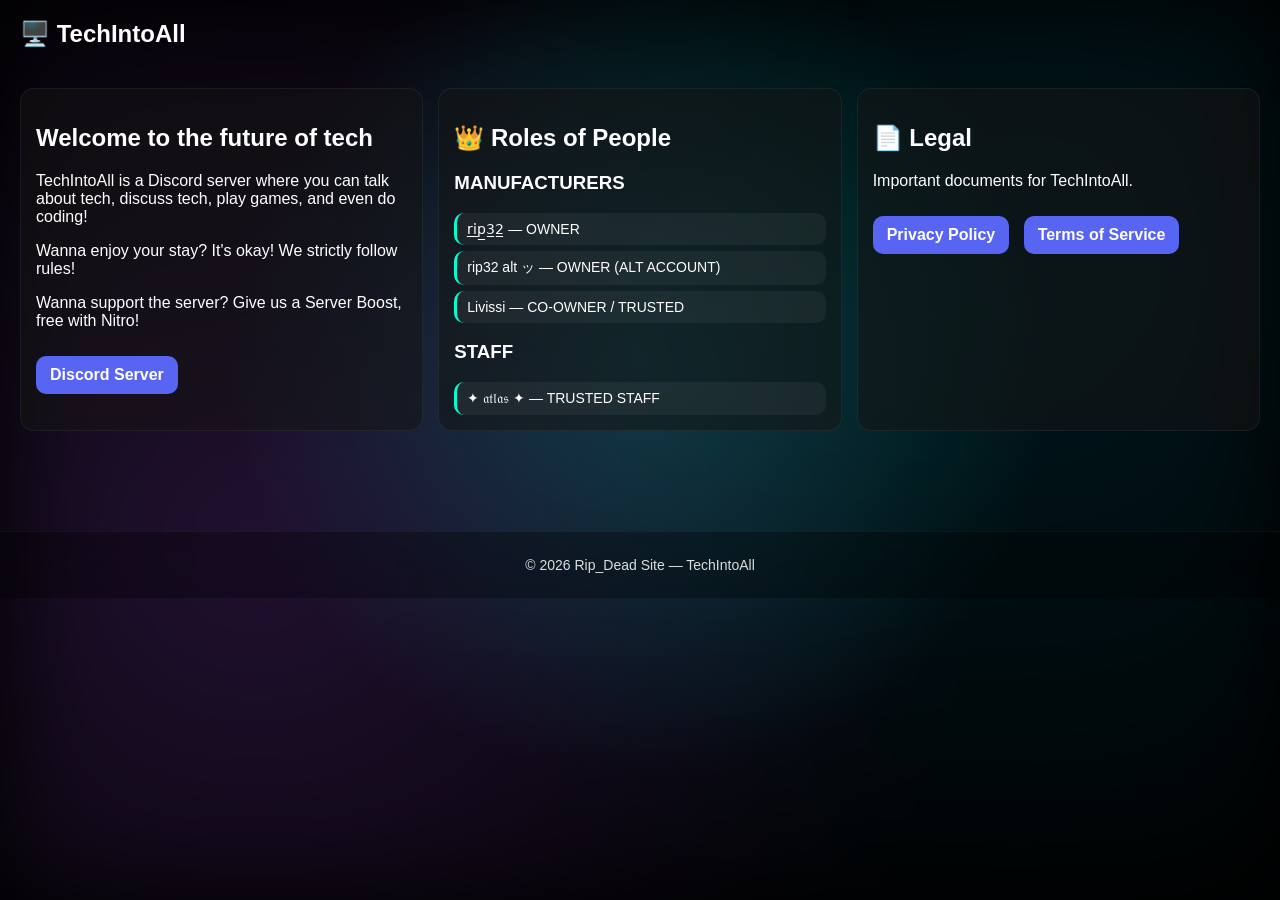
<file: techintoall/index.html>
<!DOCTYPE html>
<html lang="en">
<head>
<meta charset="UTF-8">
<meta name="viewport" content="width=device-width, initial-scale=1.0">

<title>Rip_Dead Site - TechIntoAll</title>
<link rel="icon" href="/favicon.ico">

<style>

/* ================= VOIDUI TRANSITIONS ================= */

body{
  margin:0;
  font-family:'Segoe UI',sans-serif;
  color:#fff;
  min-height:100vh;
  background:#04040a;

  opacity:0;
  transform:translateY(60px);
  transition:0.6s ease;
}

body.void-enter{
  opacity:1;
  transform:translateY(0);
}

body.void-exit{
  opacity:0;
  transform:translateY(80px);
}

/* ================= VOID BACKGROUND ================= */

body::before{
  content:"";
  position:fixed;
  inset:0;
  z-index:-2;
  background:
    radial-gradient(circle at 50% 40%,rgba(0,255,200,0.18),rgba(0,0,0,0.9),#000);
}

body::after{
  content:"";
  position:fixed;
  inset:0;
  z-index:-1;
  background:
    radial-gradient(circle at 20% 60%,rgba(168,85,247,0.2),transparent 60%),
    radial-gradient(circle at 80% 30%,rgba(0,200,255,0.12),transparent 60%);
  filter:blur(50px);
}

/* ================= HEADER ================= */

.top{
  display:flex;
  justify-content:space-between;
  align-items:center;
  padding:20px;
}

.title{
  font-size:24px;
  font-weight:bold;
}

/* ================= CARDS ================= */

.container{
  padding:20px;
  display:grid;
  grid-template-columns:repeat(auto-fit,minmax(260px,1fr));
  gap:15px;
}

.card{
  background:rgba(20,20,20,0.55);
  border-radius:14px;
  padding:15px;
  border:1px solid rgba(255,255,255,0.06);
  transition:0.3s;
}

.card:hover{
  transform:translateY(-5px);
  box-shadow:0 0 25px rgba(0,255,200,0.2);
}

/* ================= BUTTON ================= */

.btn{
  display:inline-block;
  margin-top:10px;
  margin-right:10px;
  padding:10px 14px;
  background:#5865F2;
  color:#fff;
  text-decoration:none;
  border-radius:10px;
  font-weight:bold;
  transition:0.25s;
}

.btn:hover{
  background:#4752c4;
  transform:scale(1.05);
}

/* ================= ROLES ================= */

.role{
  padding:8px 10px;
  margin-top:6px;
  background:rgba(255,255,255,0.05);
  border-radius:10px;
  border-left:3px solid #00ffd0;
  font-size:14px;
}

/* ================= FOOTER ================= */

footer{
  text-align:center;
  padding:25px;
  margin-top:80px;
  background:rgba(0,0,0,0.35);
  backdrop-filter:blur(12px);
  border-top:1px solid rgba(255,255,255,0.05);
  font-size:14px;
  opacity:0.85;
}

footer a{
  color:#00ffd0;
  text-decoration:none;
  font-weight:bold;
}

footer a:hover{
  color:#66ffe6;
}

</style>
</head>

<body>

<!-- HEADER -->
<div class="top">
  <div class="title">🖥️ TechIntoAll</div>
</div>

<!-- CONTENT -->
<div class="container">

  <!-- ABOUT -->
  <div class="card">
    <h2>Welcome to the future of tech</h2>

    <p>
      TechIntoAll is a Discord server where you can talk about tech,
      discuss tech, play games, and even do coding!
    </p>

    <p>
      Wanna enjoy your stay? It's okay! We strictly follow rules!
    </p>

    <p>
      Wanna support the server? Give us a Server Boost, free with Nitro!
    </p>

    <a class="btn" href="https://discord.gg/HWr9n4YQmS" target="_blank">
      Discord Server
    </a>
  </div>

  <!-- ROLES -->
  <div class="card">
    <h2>👑 Roles of People</h2>

    <h3>MANUFACTURERS</h3>
    <div class="role">r̲i̲p̲3̲2̲ — OWNER</div>
    <div class="role">rip32 alt ッ — OWNER (ALT ACCOUNT)</div>
    <div class="role">Livissi — CO-OWNER / TRUSTED</div>

    <h3>STAFF</h3>
    <div class="role">✦ 𝔞𝔱𝔩𝔞𝔰 ✦ — TRUSTED STAFF</div>
  </div>

  <!-- LEGAL -->
  <div class="card">
    <h2>📄 Legal</h2>
    <p>Important documents for TechIntoAll.</p>

    <a class="btn" href="/techintoall/privacypolicy/">Privacy Policy</a>
    <a class="btn" href="/techintoall/tos/">Terms of Service</a>
  </div>

</div>

<!-- FOOTER -->
<footer>
  © 2026 Rip_Dead Site — TechIntoAll
</footer>

<script>

/* ================= ENTER ================= */

window.addEventListener("load", () => {
  document.body.classList.add("void-enter");
});

/* ================= EXIT SYSTEM ================= */

document.addEventListener("click", (e) => {
  const link = e.target.closest("a");

  if (!link) return;
  if (link.target === "_blank") return;
  if (link.href.includes("#")) return;

  e.preventDefault();

  document.body.classList.remove("void-enter");
  document.body.classList.add("void-exit");

  setTimeout(() => {
    window.location.href = link.href;
  }, 520);
});

</script>

</body>
</html>
</file>
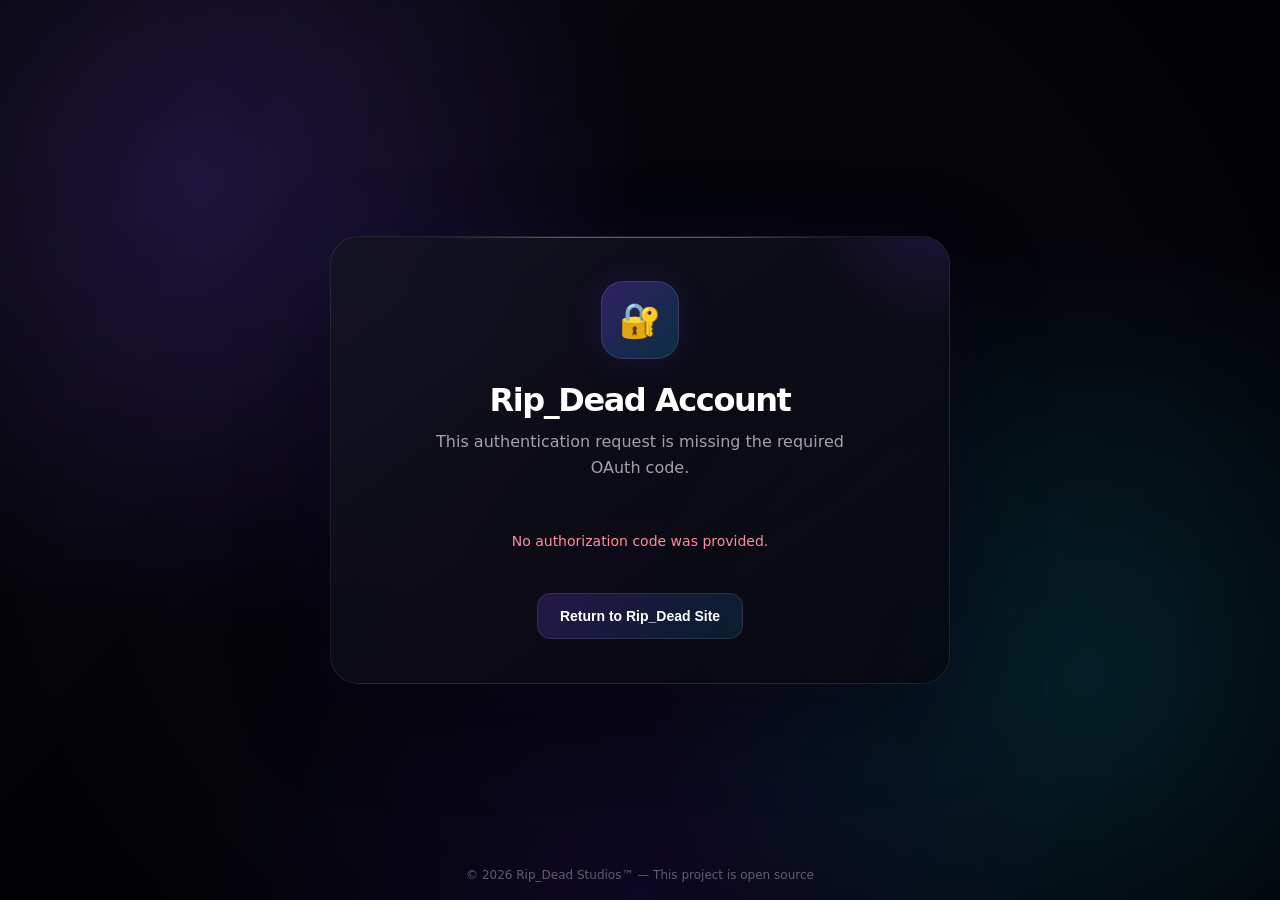
<file: auth/callback/index.html>
<!DOCTYPE html>
<html lang="en">
<head>
    <meta charset="UTF-8">

    <meta
        name="viewport"
        content="width=device-width, initial-scale=1.0"
    >

    <title>Rip_Dead Account — Authentication</title>

    <style>
        * {
            box-sizing: border-box;
        }

        html,
        body {
            margin: 0;
            padding: 0;
            min-height: 100%;
        }

        body {
            min-height: 100vh;

            background:
                radial-gradient(
                    circle at 15% 20%,
                    rgba(125, 70, 255, 0.24),
                    transparent 35%
                ),
                radial-gradient(
                    circle at 85% 75%,
                    rgba(0, 220, 255, 0.15),
                    transparent 35%
                ),
                radial-gradient(
                    circle at 50% 100%,
                    rgba(90, 40, 255, 0.12),
                    transparent 40%
                ),
                #05050b;

            color: #ffffff;

            font-family:
                Inter,
                system-ui,
                -apple-system,
                BlinkMacSystemFont,
                "Segoe UI",
                sans-serif;

            overflow-x: hidden;
        }

        body::before {
            content: "";

            position: fixed;
            inset: 0;

            background:
                linear-gradient(
                    135deg,
                    rgba(255,255,255,0.025),
                    transparent 40%
                );

            pointer-events: none;
            z-index: 0;
        }

        body::after {
            content: "";

            position: fixed;
            inset: 0;

            background:
                radial-gradient(
                    circle at center,
                    transparent 0%,
                    rgba(0,0,0,0.18) 70%,
                    rgba(0,0,0,0.4) 100%
                );

            pointer-events: none;
            z-index: 0;
        }

        a {
            color: inherit;
            text-decoration: none;
        }

        /* =========================
           ANIMATIONS
        ========================= */

        .void-enter {
            animation:
                voidEnter
                0.7s
                ease
                both;
        }

        .void-exit {
            animation:
                voidExit
                0.5s
                ease
                both;
        }

        @keyframes voidEnter {
            from {
                opacity: 0;
                transform: translateY(35px);
            }

            to {
                opacity: 1;
                transform: translateY(0);
            }
        }

        @keyframes voidExit {
            from {
                opacity: 1;
                transform: translateY(0);
            }

            to {
                opacity: 0;
                transform: translateY(35px);
            }
        }

        @keyframes spin {
            to {
                transform: rotate(360deg);
            }
        }

        @keyframes pulse {
            0%,
            100% {
                opacity: 0.65;
                transform: scale(1);
            }

            50% {
                opacity: 1;
                transform: scale(1.05);
            }
        }
        /* =========================
           MAIN
        ========================= */

        .main {
            position: relative;
            z-index: 1;

            min-height: 100vh;

            display: flex;
            align-items: center;
            justify-content: center;

            padding:
                120px
                20px
                100px;
        }

        .card {
            position: relative;

            width: 100%;
            max-width: 620px;

            padding: 44px;

            border:
                1px solid
                rgba(255,255,255,0.09);

            border-radius: 28px;

            background:
                linear-gradient(
                    145deg,
                    rgba(20,20,35,0.84),
                    rgba(7,7,15,0.80)
                );

            backdrop-filter: blur(24px);
            -webkit-backdrop-filter: blur(24px);

            box-shadow:
                0 30px 90px
                rgba(0,0,0,0.45),

                0 0 80px
                rgba(100,60,255,0.08);

            text-align: center;

            overflow: hidden;
        }

        .card::before {
            content: "";

            position: absolute;

            top: 0;
            left: 15%;
            right: 15%;

            height: 1px;

            background:
                linear-gradient(
                    90deg,
                    transparent,
                    rgba(150,100,255,0.65),
                    rgba(0,220,255,0.5),
                    transparent
                );
        }

        .card::after {
            content: "";

            position: absolute;

            width: 260px;
            height: 260px;

            top: -160px;
            right: -120px;

            border-radius: 50%;

            background:
                radial-gradient(
                    circle,
                    rgba(120,70,255,0.16),
                    transparent 70%
                );

            pointer-events: none;
        }

        /* =========================
           ICON
        ========================= */

        .icon {
            width: 78px;
            height: 78px;

            margin:
                0
                auto
                22px;

            display: flex;
            align-items: center;
            justify-content: center;

            border-radius: 22px;

            background:
                linear-gradient(
                    135deg,
                    rgba(125,70,255,0.32),
                    rgba(0,210,255,0.18)
                );

            border:
                1px solid
                rgba(255,255,255,0.10);

            box-shadow:
                0 0 35px
                rgba(110,70,255,0.12);

            font-size: 34px;

            animation:
                pulse
                3s
                ease-in-out
                infinite;
        }

        /* =========================
           TEXT
        ========================= */

        h1 {
            margin:
                0
                0
                10px;

            font-size: 32px;

            letter-spacing: -0.045em;
        }

        .description {
            margin:
                0
                auto
                30px;

            max-width: 460px;

            color:
                rgba(255,255,255,0.62);

            line-height: 1.6;
        }

        /* =========================
           STATUS
        ========================= */

        .status {
            min-height: 62px;

            display: flex;
            align-items: center;
            justify-content: center;

            margin-bottom: 20px;

            color:
                rgba(255,255,255,0.78);

            line-height: 1.5;

            font-size: 14px;
        }

        .status.success {
            color: #8dffbe;
        }

        .status.error {
            color: #ff8d9b;
        }

        .spinner {
            width: 26px;
            height: 26px;

            margin-right: 12px;

            flex-shrink: 0;

            border:
                3px solid
                rgba(255,255,255,0.12);

            border-top-color:
                #ffffff;

            border-radius: 50%;

            animation:
                spin
                0.8s
                linear
                infinite;
        }

        /* =========================
           BUTTON
        ========================= */

        .button {
            display: inline-flex;

            align-items: center;
            justify-content: center;

            min-height: 46px;

            padding:
                0
                22px;

            border-radius: 14px;

            border:
                1px solid
                rgba(255,255,255,0.10);

            background:
                linear-gradient(
                    135deg,
                    rgba(125,70,255,0.22),
                    rgba(0,210,255,0.10)
                );

            color: #ffffff;

            cursor: pointer;

            font-size: 14px;
            font-weight: 700;

            transition:
                transform 0.2s ease,
                background 0.2s ease,
                border-color 0.2s ease,
                box-shadow 0.2s ease;
        }

        .button:hover {
            transform: translateY(-2px);

            background:
                linear-gradient(
                    135deg,
                    rgba(125,70,255,0.32),
                    rgba(0,210,255,0.16)
                );

            border-color:
                rgba(255,255,255,0.18);

            box-shadow:
                0 10px 30px
                rgba(80,50,255,0.16);
        }

        .button:active {
            transform: translateY(0);
        }

        .button.hidden {
            display: none;
        }

        /* =========================
           FOOTER
        ========================= */

        footer {
            position: fixed;

            bottom: 18px;
            left: 0;
            right: 0;

            z-index: 10;

            text-align: center;

            color:
                rgba(255,255,255,0.35);

            font-size: 12px;

            pointer-events: none;
        }

        /* =========================
           MOBILE
        ========================= */

        @media (max-width: 800px) {
            .nav-links {
                display: none;
            }

            .navbar {
                top: 12px;

                width:
                    calc(100% - 24px);
            }

            .main {
                padding:
                    100px
                    14px
                    80px;
            }

            .card {
                padding:
                    32px
                    22px;

                border-radius: 24px;
            }

            h1 {
                font-size: 28px;
            }
        }

        @media (prefers-reduced-motion: reduce) {
            .void-enter,
            .void-exit,
            .icon {
                animation: none;
            }
        }
    </style>
</head>

<body>
    <!-- =========================
         MAIN
    ========================= -->

    <main class="main">

        <section class="card void-enter">

            <div class="icon">
                🔐
            </div>

            <h1>
                Rip_Dead Account
            </h1>

            <p
                class="description"
                id="description"
            >
                Connecting your Rip_Dead Account...
            </p>

            <div
                class="status"
                id="status"
            >

                <div class="spinner"></div>

                <span>
                    Authenticating...
                </span>

            </div>

            <button
                class="button hidden"
                id="returnButton"
                type="button"
            >
                Return to Rip_Dead Site
            </button>

        </section>

    </main>


    <!-- =========================
         FOOTER
    ========================= -->

    <footer>
        © 2026 Rip_Dead Studios™ — This project is open source
    </footer>


    <script>

        const OAUTH_EXCHANGE_URL =
            "https://vcwfgyikbvfzgqiljmry.supabase.co/functions/v1/oauth-exchange";

        const SITE_SESSION_KEY =
            "ripdead_site_session";

        const SITE_SESSION_EXPIRES_KEY =
            "ripdead_site_session_expires";

        const statusElement =
            document.getElementById("status");

        const descriptionElement =
            document.getElementById("description");

        const returnButton =
            document.getElementById("returnButton");


        function showStatus(
            message,
            type = ""
        ) {
            statusElement.className =
                "status";

            if (type) {
                statusElement.classList.add(type);
            }

            statusElement.innerHTML = "";

            const text =
                document.createElement("span");

            text.textContent =
                message;

            statusElement.appendChild(text);
        }


        function showLoading(message) {
            statusElement.className =
                "status";

            statusElement.innerHTML = `
                <div class="spinner"></div>
                <span></span>
            `;

            statusElement
                .querySelector("span")
                .textContent = message;
        }


        function showReturnButton() {
            returnButton.classList.remove(
                "hidden"
            );
        }


        function goHome() {

            document.body.classList.add(
                "void-exit"
            );

            setTimeout(() => {

                window.location.href =
                    "https://ripdead.de5.net/";

            }, 450);
        }


        returnButton.addEventListener(
            "click",
            goHome
        );


        async function handleCallback() {

            const params =
                new URLSearchParams(
                    window.location.search
                );

            const code =
                params.get("code");

            const state =
                params.get("state");

            const error =
                params.get("error");

            const errorDescription =
                params.get(
                    "error_description"
                );


            /*
             * OAuth provider denied access.
             */

            if (error) {

                showStatus(
                    errorDescription ||
                    "Authorization was denied.",
                    "error"
                );

                descriptionElement.textContent =
                    "The Rip_Dead Account authorization was not completed.";

                showReturnButton();

                return;
            }


            /*
             * No authorization code.
             */

            if (!code) {

                showStatus(
                    "No authorization code was provided.",
                    "error"
                );

                descriptionElement.textContent =
                    "This authentication request is missing the required OAuth code.";

                showReturnButton();

                return;
            }


            showLoading(
                "Exchanging authorization code..."
            );


            try {

                const response =
                    await fetch(
                        OAUTH_EXCHANGE_URL,
                        {
                            method: "POST",

                            headers: {
                                "Content-Type":
                                    "application/json"
                            },

                            body:
                                JSON.stringify({

                                    code:
                                        code,

                                    client_id:
                                        "ripdead-site",

                                    redirect_uri:
                                        "https://ripdead.de5.net/auth/callback/",

                                    state:
                                        state

                                })
                        }
                    );


                let result;

                try {

                    result =
                        await response.json();

                } catch {

                    result = null;

                }


                if (
                    !response.ok ||
                    !result ||
                    !result.success
                ) {

                    throw new Error(
                        result?.error ||
                        "Authentication exchange failed."
                    );

                }


                /*
                 * The Edge Function gives us a random,
                 * site-specific session token.
                 *
                 * It is NOT a Supabase service key.
                 */

                if (
                    !result.session_token
                ) {

                    throw new Error(
                        "The authentication server did not return a session."
                    );

                }


                localStorage.setItem(
                    SITE_SESSION_KEY,
                    result.session_token
                );


                if (
                    result.expires_at
                ) {

                    localStorage.setItem(
                        SITE_SESSION_EXPIRES_KEY,
                        result.expires_at
                    );

                }


                /*
                 * Remove ?code=... from browser history.
                 */

                window.history.replaceState(
                    {},
                    document.title,
                    "/auth/callback/"
                );


                showStatus(
                    "Authentication successful!",
                    "success"
                );


                descriptionElement.textContent =
                    "You are now signed in with your Rip_Dead Account.";


                setTimeout(() => {

                    goHome();

                }, 900);


            } catch (error) {

                console.error(
                    "[OAuth Callback]",
                    error
                );


                localStorage.removeItem(
                    SITE_SESSION_KEY
                );

                localStorage.removeItem(
                    SITE_SESSION_EXPIRES_KEY
                );


                showStatus(
                    error.message ||
                    "Authentication failed.",
                    "error"
                );


                descriptionElement.textContent =
                    "We couldn't complete the Rip_Dead Account sign-in.";


                showReturnButton();

            }

        }


        handleCallback();

    </script>

</body>
</html>
</file>
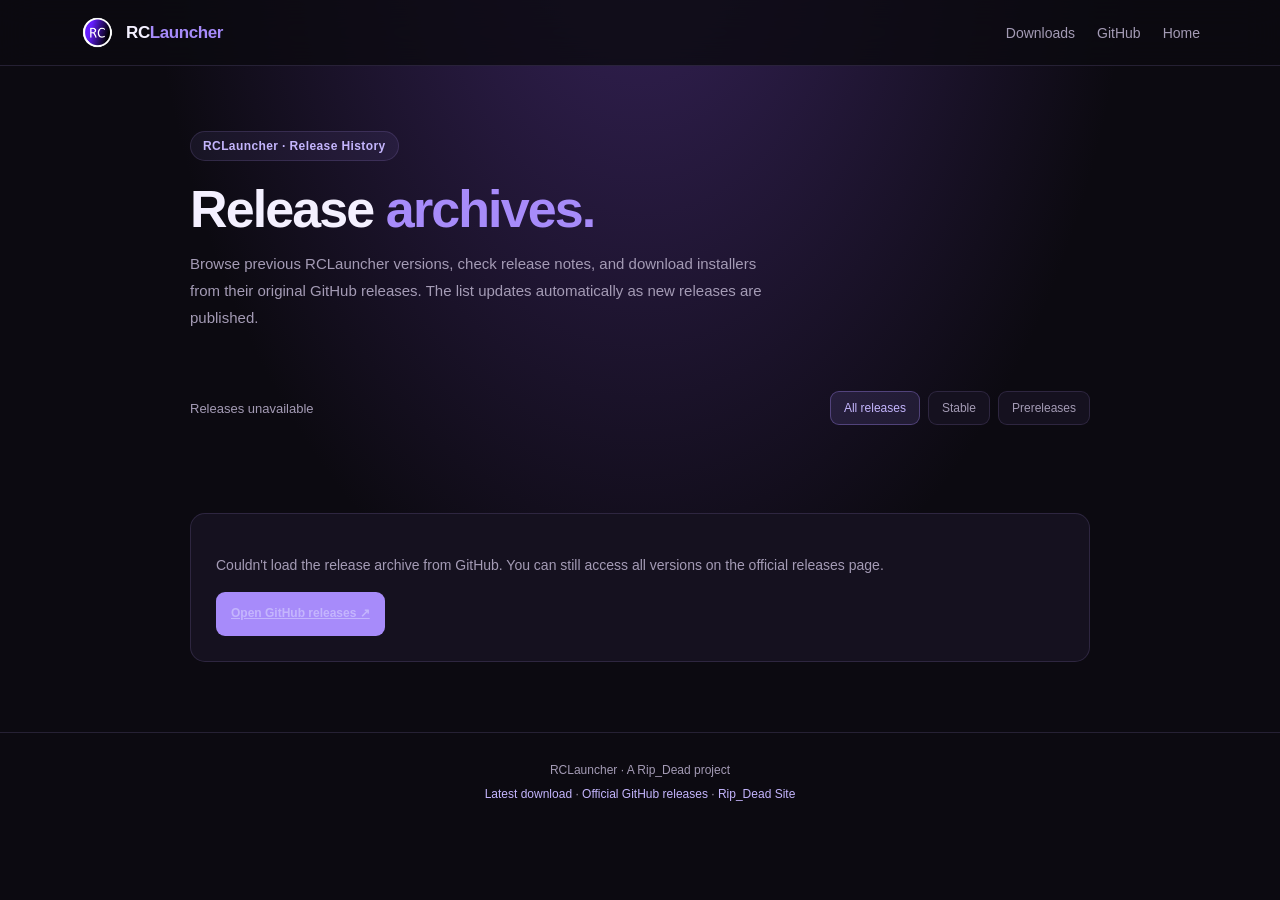
<file: rclauncher/archives/index.html>
<!DOCTYPE html>
<html lang="en">
<head>
  <meta charset="UTF-8">
  <meta name="viewport" content="width=device-width, initial-scale=1.0">
  <meta name="theme-color" content="#100c19">
  <meta name="description" content="Browse all RCLauncher releases and download previous versions.">
  <title>Release Archives — RCLauncher</title>

  <style>
    :root {
      color-scheme: dark;
      --bg: #0c0a11;
      --panel: #15111f;
      --panel-light: #1c1729;
      --accent: #a78bfa;
      --accent-hover: #c4b5fd;
      --text: #f4f0ff;
      --muted: #a49bb5;
      --border: rgba(190, 160, 255, 0.15);
      --teal: #69e4d0;
    }

    * {
      box-sizing: border-box;
    }

    body {
      margin: 0;
      min-height: 100vh;
      font-family: "Segoe UI", Arial, sans-serif;
      color: var(--text);
      background:
        radial-gradient(ellipse at 50% -20%, #39245e 0%, transparent 55%),
        var(--bg);
    }

    a {
      color: inherit;
      text-decoration: none;
    }

    .topbar {
      position: sticky;
      top: 0;
      z-index: 10;
      display: flex;
      align-items: center;
      justify-content: space-between;
      gap: 20px;
      padding: 15px max(6%, calc((100% - 1120px) / 2));
      background: rgba(12, 10, 17, 0.82);
      border-bottom: 1px solid var(--border);
      backdrop-filter: blur(18px);
    }

    .brand {
      display: flex;
      align-items: center;
      gap: 11px;
      font-size: 17px;
      font-weight: 750;
      letter-spacing: -0.4px;
    }

    .brand img {
      width: 35px;
      height: 35px;
      object-fit: contain;
      border-radius: 9px;
    }

    .brand span {
      color: var(--accent);
    }

    .nav {
      display: flex;
      align-items: center;
      gap: 22px;
      color: var(--muted);
      font-size: 14px;
    }

    .nav a:hover {
      color: var(--text);
    }

    .container {
      width: min(100% - 36px, 900px);
      margin: auto;
    }

    .hero {
      padding: 65px 0 35px;
      animation: appear 0.6s ease both;
    }

    .eyebrow {
      display: inline-block;
      padding: 7px 12px;
      color: var(--accent-hover);
      background: rgba(167, 139, 250, 0.08);
      border: 1px solid var(--border);
      border-radius: 999px;
      font-size: 12px;
      font-weight: 650;
      letter-spacing: 0.4px;
    }

    h1 {
      margin: 20px 0 12px;
      font-size: clamp(34px, 6vw, 52px);
      letter-spacing: -1.9px;
      line-height: 1.1;
    }

    h1 span {
      color: var(--accent);
    }

    .hero p {
      max-width: 600px;
      margin: 0;
      color: var(--muted);
      font-size: 15px;
      line-height: 1.8;
    }

    .toolbar {
      display: flex;
      align-items: center;
      justify-content: space-between;
      flex-wrap: wrap;
      gap: 14px;
      margin: 25px 0 18px;
    }

    .count {
      color: var(--muted);
      font-size: 13px;
    }

    .filters {
      display: flex;
      gap: 8px;
      flex-wrap: wrap;
    }

    .filter {
      padding: 9px 13px;
      color: var(--muted);
      background: var(--panel);
      border: 1px solid var(--border);
      border-radius: 9px;
      font: inherit;
      font-size: 12px;
      cursor: pointer;
    }

    .filter.active,
    .filter:hover {
      color: var(--accent-hover);
      background: rgba(167, 139, 250, 0.12);
      border-color: rgba(167, 139, 250, 0.35);
    }

    .releases {
      display: grid;
      gap: 15px;
      padding-bottom: 70px;
    }

    .release {
      padding: 23px;
      background: linear-gradient(
        145deg,
        rgba(28, 23, 41, 0.95),
        rgba(19, 15, 28, 0.95)
      );
      border: 1px solid var(--border);
      border-radius: 17px;
      animation: appear 0.45s ease both;
      transition: border-color 0.2s ease, transform 0.2s ease;
    }

    .release:hover {
      border-color: rgba(167, 139, 250, 0.32);
      transform: translateY(-2px);
    }

    .release-header {
      display: flex;
      align-items: flex-start;
      justify-content: space-between;
      gap: 15px;
    }

    .release h2 {
      margin: 0 0 8px;
      font-size: 20px;
      overflow-wrap: anywhere;
    }

    .version {
      display: inline-block;
      padding: 5px 9px;
      color: var(--accent-hover);
      background: rgba(167, 139, 250, 0.12);
      border: 1px solid var(--border);
      border-radius: 7px;
      font-size: 12px;
      white-space: nowrap;
    }

    .badge {
      display: inline-block;
      margin-left: 6px;
      padding: 4px 7px;
      color: var(--teal);
      background: rgba(105, 228, 208, 0.08);
      border: 1px solid rgba(105, 228, 208, 0.18);
      border-radius: 6px;
      font-size: 10px;
      vertical-align: middle;
    }

    .badge.prerelease {
      color: #f4c780;
      background: rgba(244, 199, 128, 0.08);
      border-color: rgba(244, 199, 128, 0.2);
    }

    .release-meta {
      display: flex;
      flex-wrap: wrap;
      gap: 8px 16px;
      margin: 12px 0 16px;
      color: var(--muted);
      font-size: 12px;
    }

    .notes {
      margin: 0 0 18px;
      color: #c3bacf;
      font-size: 13px;
      line-height: 1.8;
      white-space: pre-wrap;
      overflow-wrap: anywhere;
    }

    .release-actions {
      display: flex;
      flex-wrap: wrap;
      gap: 9px;
    }

    .button {
      display: inline-flex;
      align-items: center;
      justify-content: center;
      gap: 7px;
      min-height: 39px;
      padding: 10px 14px;
      border: 1px solid var(--border);
      border-radius: 9px;
      font-size: 12px;
      font-weight: 700;
      transition: 0.2s ease;
    }

    .button-primary {
      color: #171020;
      background: var(--accent);
      border-color: transparent;
    }

    .button-primary:hover {
      background: var(--accent-hover);
    }

    .button-secondary {
      background: rgba(255, 255, 255, 0.025);
      color: var(--text);
    }

    .button-secondary:hover {
      background: rgba(167, 139, 250, 0.1);
    }

    .message {
      padding: 25px;
      margin-bottom: 70px;
      color: var(--muted);
      background: var(--panel);
      border: 1px solid var(--border);
      border-radius: 15px;
      font-size: 14px;
      line-height: 1.8;
    }

    .message a {
      color: var(--accent-hover);
      text-decoration: underline;
    }

    .hidden {
      display: none !important;
    }

    footer {
      padding: 25px 18px;
      border-top: 1px solid var(--border);
      color: var(--muted);
      text-align: center;
      font-size: 12px;
      line-height: 2;
    }

    footer a {
      color: var(--accent-hover);
    }

    @keyframes appear {
      from {
        opacity: 0;
        transform: translateY(12px);
      }
      to {
        opacity: 1;
        transform: translateY(0);
      }
    }

    @media (max-width: 600px) {
      .topbar {
        padding: 12px 18px;
      }

      .nav {
        gap: 12px;
        font-size: 12px;
      }

      .hero {
        padding-top: 45px;
      }

      .release {
        padding: 18px;
      }

      .release-header {
        flex-direction: column;
      }
    }
  </style>
</head>

<body>
  <header class="topbar">
    <a class="brand" href="/rclauncher">
      <img src="/rclauncher/rclauncher.png" alt="RCLauncher">
      <div>RC<span>Launcher</span></div>
    </a>

    <nav class="nav">
      <a href="/rclauncher">Downloads</a>
      <a href="https://github.com/ripdead32/RCLauncher/releases"
         target="_blank" rel="noopener noreferrer">GitHub</a>
      <a href="https://ripdead.de5.net/rclauncher/">Home</a>
    </nav>
  </header>

  <main class="container">
    <section class="hero">
      <div class="eyebrow">RCLauncher · Release History</div>

      <h1>Release <span>archives.</span></h1>

      <p>
        Browse previous RCLauncher versions, check release notes,
        and download installers from their original GitHub releases.
        The list updates automatically as new releases are published.
      </p>
    </section>

    <div class="toolbar">
      <div class="count" id="count" aria-live="polite">
        Loading releases...
      </div>

      <div class="filters" aria-label="Release filters">
        <button class="filter active" data-filter="all">All releases</button>
        <button class="filter" data-filter="stable">Stable</button>
        <button class="filter" data-filter="prerelease">Prereleases</button>
      </div>
    </div>

    <section class="releases" id="releases" aria-label="RCLauncher releases">
    </section>

    <div class="message" id="message" aria-live="polite">
      Connecting to GitHub Releases...
    </div>
  </main>

  <footer>
    <div>RCLauncher · A Rip_Dead project</div>
    <div>
      <a href="/rclauncher">Latest download</a>
      ·
      <a href="https://github.com/ripdead32/RCLauncher/releases"
         target="_blank" rel="noopener noreferrer">Official GitHub releases</a>
      ·
      <a href="https://ripdead.de5.net">Rip_Dead Site</a>
    </div>
  </footer>

  <script>
    const configUrl = "/rclauncher/rclauncherdownload.json";
    const releasesContainer = document.getElementById("releases");
    const message = document.getElementById("message");
    const count = document.getElementById("count");
    const filterButtons = document.querySelectorAll("[data-filter]");

    let allReleases = [];
    let config = {};
    let activeFilter = "all";

    function formatDate(value) {
      if (!value) return "Date unavailable";

      const date = new Date(value);

      if (Number.isNaN(date.getTime())) {
        return "Date unavailable";
      }

      return new Intl.DateTimeFormat(undefined, {
        year: "numeric",
        month: "short",
        day: "numeric"
      }).format(date);
    }

    function formatSize(bytes) {
      if (typeof bytes !== "number" || bytes < 0) {
        return "Size unavailable";
      }

      if (bytes < 1024 * 1024) {
        return (bytes / 1024).toFixed(1) + " KB";
      }

      return (bytes / (1024 * 1024)).toFixed(1) + " MB";
    }

    function getVersion(release) {
      return (release.tag_name || release.name || "Unknown")
        .replace(/^v/i, "");
    }

    function findInstaller(release) {
      const assets = Array.isArray(release.assets)
        ? release.assets
        : [];

      const version = getVersion(release);
      const expectedName = (
        config.downloadAssetPattern || "RCLauncher.Setup.{version}.exe"
      ).replace("{version}", version);

      return (
        assets.find(asset => asset.name === expectedName) ||
        assets.find(asset =>
          /rclauncher/i.test(asset.name) &&
          /setup/i.test(asset.name) &&
          /\.exe$/i.test(asset.name)
        ) ||
        assets.find(asset => /\.exe$/i.test(asset.name)) ||
        null
      );
    }

    function createElement(tag, className, text) {
      const element = document.createElement(tag);

      if (className) {
        element.className = className;
      }

      if (text !== undefined) {
        element.textContent = text;
      }

      return element;
    }

    function createLink(text, href, className) {
      const link = createElement("a", "button " + className, text);

      link.href = href;
      link.target = "_blank";
      link.rel = "noopener noreferrer";

      return link;
    }

    function renderReleases() {
      releasesContainer.replaceChildren();

      const filtered = allReleases.filter(release => {
        if (activeFilter === "stable") return !release.prerelease;
        if (activeFilter === "prerelease") return release.prerelease;
        return true;
      });

      count.textContent =
        `${filtered.length} ${filtered.length === 1 ? "release" : "releases"}`;

      if (filtered.length === 0) {
        const empty = createElement(
          "div",
          "message",
          "No releases match this filter."
        );

        releasesContainer.appendChild(empty);
        return;
      }

      for (const release of filtered) {
        const version = getVersion(release);
        const installer = findInstaller(release);

        const card = createElement("article", "release");
        const header = createElement("div", "release-header");
        const titleGroup = createElement("div", "");
        const heading = createElement(
          "h2",
          "",
          release.name || `RCLauncher v${version}`
        );

        const versionLabel = createElement(
          "span",
          "version",
          "v" + version
        );

        const badge = createElement(
          "span",
          "badge" + (release.prerelease ? " prerelease" : ""),
          release.prerelease ? "PRERELEASE" : "STABLE"
        );

        heading.appendChild(document.createTextNode(" "));
        heading.appendChild(versionLabel);
        heading.appendChild(document.createTextNode(" "));
        heading.appendChild(badge);

        titleGroup.appendChild(heading);
        header.appendChild(titleGroup);
        card.appendChild(header);

        const meta = createElement("div", "release-meta");

        meta.appendChild(createElement(
          "span",
          "",
          "Published: " + formatDate(release.published_at || release.created_at)
        ));

        if (installer) {
          meta.appendChild(createElement(
            "span",
            "",
            "Installer: " + formatSize(installer.size)
          ));
        } else {
          meta.appendChild(createElement(
            "span",
            "",
            "No Windows installer found"
          ));
        }

        card.appendChild(meta);

        const notes = createElement(
          "p",
          "notes",
          (release.body || "").trim() || "No release notes provided."
        );

        card.appendChild(notes);

        const actions = createElement("div", "release-actions");

        if (installer) {
          actions.appendChild(createLink(
            "↓ Download installer",
            installer.browser_download_url,
            "button-primary"
          ));
        }

        if (release.html_url) {
          actions.appendChild(createLink(
            "View release ↗",
            release.html_url,
            "button-secondary"
          ));
        }

        card.appendChild(actions);
        releasesContainer.appendChild(card);
      }
    }

    async function loadReleases() {
      try {
        const configResponse = await fetch(configUrl, {
          cache: "no-store"
        });

        if (!configResponse.ok) {
          throw new Error("Could not load rclauncherdownload.json");
        }

        config = await configResponse.json();

        const apiUrl = config.releasesApi ||
          `https://api.github.com/repos/${config.repository}/releases`;

        const response = await fetch(apiUrl, {
          headers: {
            Accept: "application/vnd.github+json"
          },
          cache: "no-store"
        });

        if (!response.ok) {
          throw new Error(`GitHub returned HTTP ${response.status}.`);
        }

        const releases = await response.json();

        if (!Array.isArray(releases)) {
          throw new Error("GitHub returned an unexpected response.");
        }

        // Ignore drafts. GitHub's public releases API normally
        // excludes drafts already, but this check is defensive.
        allReleases = releases.filter(release => !release.draft);

        renderReleases();

        message.replaceChildren();

        if (allReleases.length === 0) {
          message.textContent = "No public releases are available yet.";
        } else {
          message.textContent =
            "Showing releases retrieved directly from GitHub. " +
            "Download links point to the original release assets.";
        }

        const githubLink = createLink(
          "Open GitHub releases ↗",
          config.releasesPage ||
            `https://github.com/${config.repository}/releases`,
          "button-secondary"
        );

        githubLink.style.marginTop = "12px";
        message.appendChild(document.createElement("br"));
        message.appendChild(githubLink);
      } catch (error) {
        console.error("[RCLauncher Archives] Failed to load:", error);

        count.textContent = "Releases unavailable";
        releasesContainer.replaceChildren();

        message.replaceChildren();

        const text = createElement(
          "p",
          "",
          "Couldn't load the release archive from GitHub. " +
          "You can still access all versions on the official releases page."
        );

        const link = createLink(
          "Open GitHub releases ↗",
          "https://github.com/ripdead32/RCLauncher/releases",
          "button-primary"
        );

        message.appendChild(text);
        message.appendChild(link);
      }
    }

    filterButtons.forEach(button => {
      button.addEventListener("click", () => {
        activeFilter = button.dataset.filter;

        filterButtons.forEach(item => {
          item.classList.toggle("active", item === button);
        });

        renderReleases();
      });
    });

    loadReleases();
  </script>
</body>
</html>
</file>
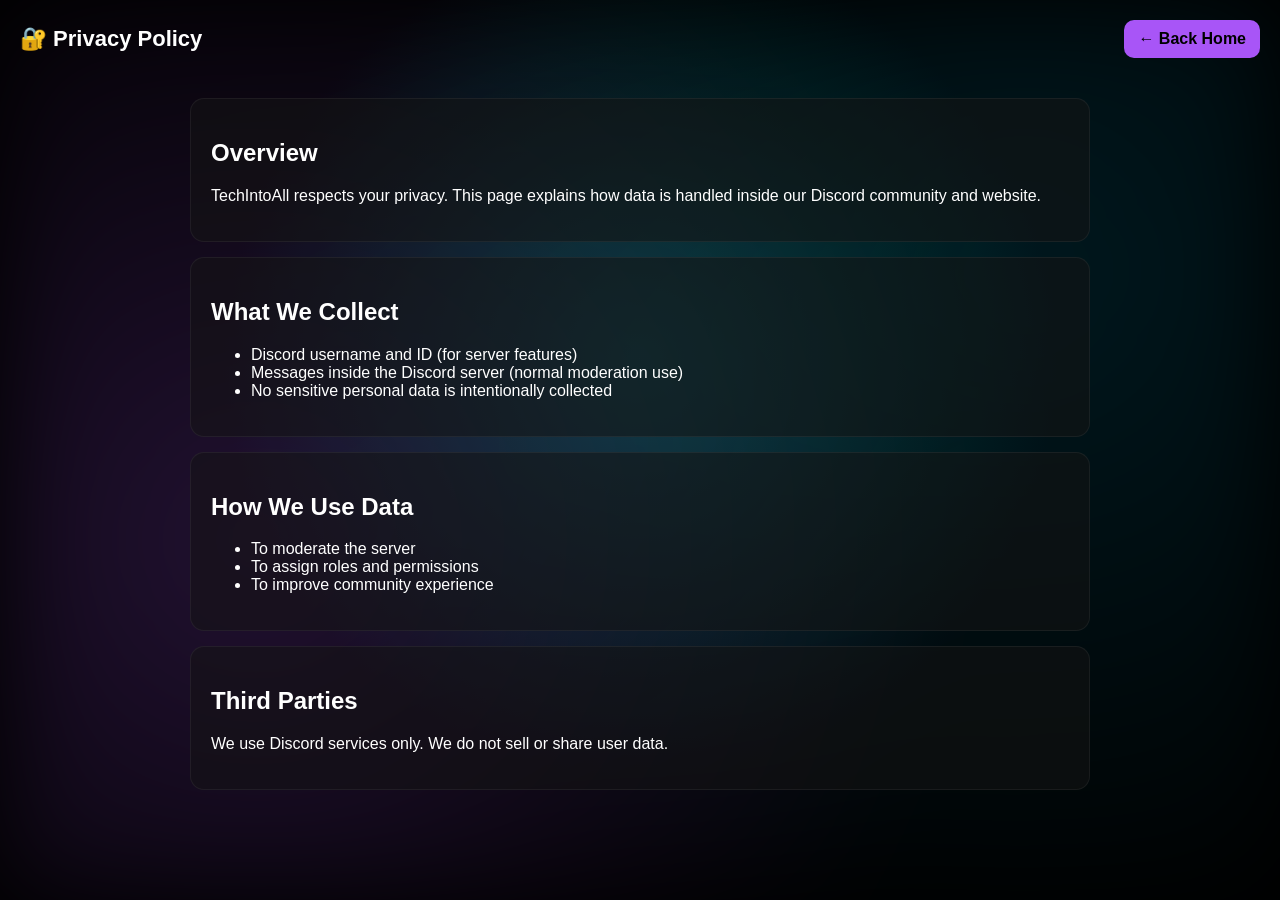
<file: techintoall/privacypolicy/index.html>
<!DOCTYPE html>
<html lang="en">
<head>
<meta charset="UTF-8">
<meta name="viewport" content="width=device-width, initial-scale=1.0">

<title>Rip_Dead Site - TechIntoAll Privacy Policy</title>
<link rel="icon" href="/favicon.ico">

<style>

/* ================= VOIDUI TRANSITIONS ================= */

body{
  margin:0;
  font-family:'Segoe UI',sans-serif;
  color:#fff;
  min-height:100vh;
  background:#04040a;

  opacity:0;
  transform:translateY(60px);
  transition:0.6s ease;
}

body.void-enter{opacity:1;transform:translateY(0);}
body.void-exit{opacity:0;transform:translateY(80px);}

/* ================= BACKGROUND ================= */

body::before{
  content:"";
  position:fixed;
  inset:0;
  z-index:-2;
  background:radial-gradient(circle at 50% 40%,rgba(0,255,200,0.18),rgba(0,0,0,0.9),#000);
}

body::after{
  content:"";
  position:fixed;
  inset:0;
  z-index:-1;
  background:
    radial-gradient(circle at 20% 60%,rgba(168,85,247,0.2),transparent 60%),
    radial-gradient(circle at 80% 30%,rgba(0,200,255,0.12),transparent 60%);
  filter:blur(50px);
}

/* ================= HEADER ================= */

.top{
  display:flex;
  justify-content:space-between;
  align-items:center;
  padding:20px;
}

.title{font-size:22px;font-weight:bold;}

.back{
  padding:10px 14px;
  border-radius:10px;
  background:#a855f7;
  color:#000;
  text-decoration:none;
  font-weight:bold;
  transition:0.25s;
}

.back:hover{
  background:#c084fc;
  box-shadow:0 0 15px rgba(168,85,247,0.6);
}

/* ================= CONTENT ================= */

.container{
  max-width:900px;
  margin:auto;
  padding:20px;
}

.card{
  background:rgba(20,20,20,0.55);
  border-radius:14px;
  padding:20px;
  border:1px solid rgba(255,255,255,0.06);
  margin-bottom:15px;
}

</style>
</head>

<body>

<div class="top">
  <div class="title">🔐 Privacy Policy</div>
  <a class="back" href="/techintoall/">← Back Home</a>
</div>

<div class="container">

  <div class="card">
    <h2>Overview</h2>
    <p>
      TechIntoAll respects your privacy. This page explains how data is handled
      inside our Discord community and website.
    </p>
  </div>

  <div class="card">
    <h2>What We Collect</h2>
    <ul>
      <li>Discord username and ID (for server features)</li>
      <li>Messages inside the Discord server (normal moderation use)</li>
      <li>No sensitive personal data is intentionally collected</li>
    </ul>
  </div>

  <div class="card">
    <h2>How We Use Data</h2>
    <ul>
      <li>To moderate the server</li>
      <li>To assign roles and permissions</li>
      <li>To improve community experience</li>
    </ul>
  </div>

  <div class="card">
    <h2>Third Parties</h2>
    <p>
      We use Discord services only. We do not sell or share user data.
    </p>
  </div>

</div>

<script>
window.addEventListener("load",()=>document.body.classList.add("void-enter"));

document.addEventListener("click",(e)=>{
  const link=e.target.closest("a");
  if(!link||link.target==="_blank"||link.href.includes("#"))return;

  e.preventDefault();
  document.body.classList.replace("void-enter","void-exit");

  setTimeout(()=>location.href=link.href,520);
});
</script>

</body>
</html>
</file>
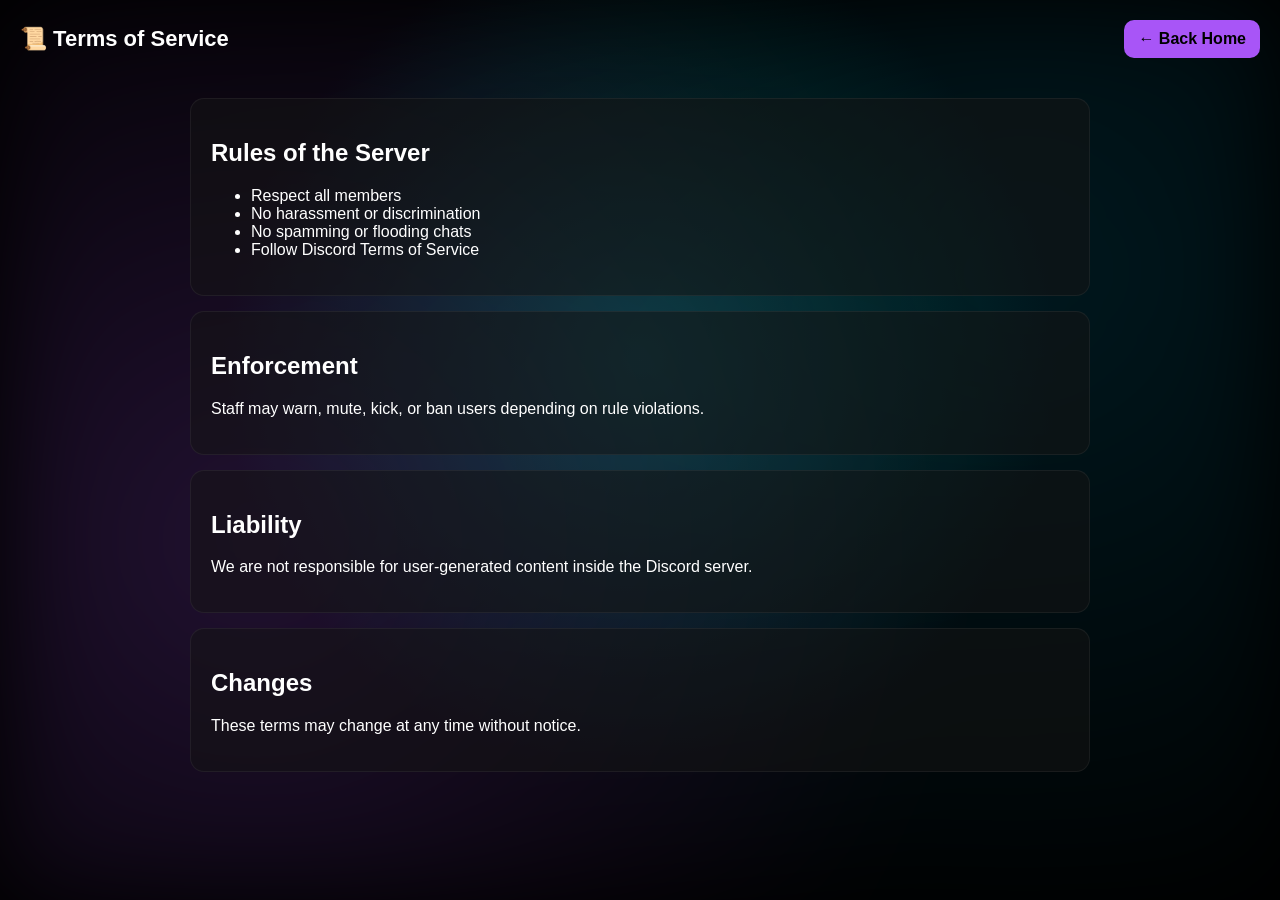
<file: techintoall/tos/index.html>
<!DOCTYPE html>
<html lang="en">
<head>
<meta charset="UTF-8">
<meta name="viewport" content="width=device-width, initial-scale=1.0">

<title>Rip_Dead Site - TechIntoAll Terms of Service</title>
<link rel="icon" href="/favicon.ico">

<style>

/* SAME VOIDUI SYSTEM */

body{
  margin:0;
  font-family:'Segoe UI',sans-serif;
  color:#fff;
  min-height:100vh;
  background:#04040a;

  opacity:0;
  transform:translateY(60px);
  transition:0.6s ease;
}

body.void-enter{opacity:1;transform:translateY(0);}
body.void-exit{opacity:0;transform:translateY(80px);}

/* BACKGROUND */

body::before{
  content:"";
  position:fixed;
  inset:0;
  z-index:-2;
  background:radial-gradient(circle at 50% 40%,rgba(0,255,200,0.18),rgba(0,0,0,0.9),#000);
}

body::after{
  content:"";
  position:fixed;
  inset:0;
  z-index:-1;
  background:
    radial-gradient(circle at 20% 60%,rgba(168,85,247,0.2),transparent 60%),
    radial-gradient(circle at 80% 30%,rgba(0,200,255,0.12),transparent 60%);
  filter:blur(50px);
}

/* HEADER */

.top{
  display:flex;
  justify-content:space-between;
  align-items:center;
  padding:20px;
}

.title{font-size:22px;font-weight:bold;}

.back{
  padding:10px 14px;
  border-radius:10px;
  background:#a855f7;
  color:#000;
  text-decoration:none;
  font-weight:bold;
  transition:0.25s;
}

.back:hover{
  background:#c084fc;
  box-shadow:0 0 15px rgba(168,85,247,0.6);
}

/* CONTENT */

.container{
  max-width:900px;
  margin:auto;
  padding:20px;
}

.card{
  background:rgba(20,20,20,0.55);
  border-radius:14px;
  padding:20px;
  border:1px solid rgba(255,255,255,0.06);
  margin-bottom:15px;
}

</style>
</head>

<body>

<div class="top">
  <div class="title">📜 Terms of Service</div>
  <a class="back" href="/techintoall/">← Back Home</a>
</div>

<div class="container">

  <div class="card">
    <h2>Rules of the Server</h2>
    <ul>
      <li>Respect all members</li>
      <li>No harassment or discrimination</li>
      <li>No spamming or flooding chats</li>
      <li>Follow Discord Terms of Service</li>
    </ul>
  </div>

  <div class="card">
    <h2>Enforcement</h2>
    <p>
      Staff may warn, mute, kick, or ban users depending on rule violations.
    </p>
  </div>

  <div class="card">
    <h2>Liability</h2>
    <p>
      We are not responsible for user-generated content inside the Discord server.
    </p>
  </div>

  <div class="card">
    <h2>Changes</h2>
    <p>
      These terms may change at any time without notice.
    </p>
  </div>

</div>

<script>
window.addEventListener("load",()=>document.body.classList.add("void-enter"));

document.addEventListener("click",(e)=>{
  const link=e.target.closest("a");
  if(!link||link.target==="_blank"||link.href.includes("#"))return;

  e.preventDefault();
  document.body.classList.replace("void-enter","void-exit");

  setTimeout(()=>location.href=link.href,520);
});
</script>

</body>
</html>
</file>
